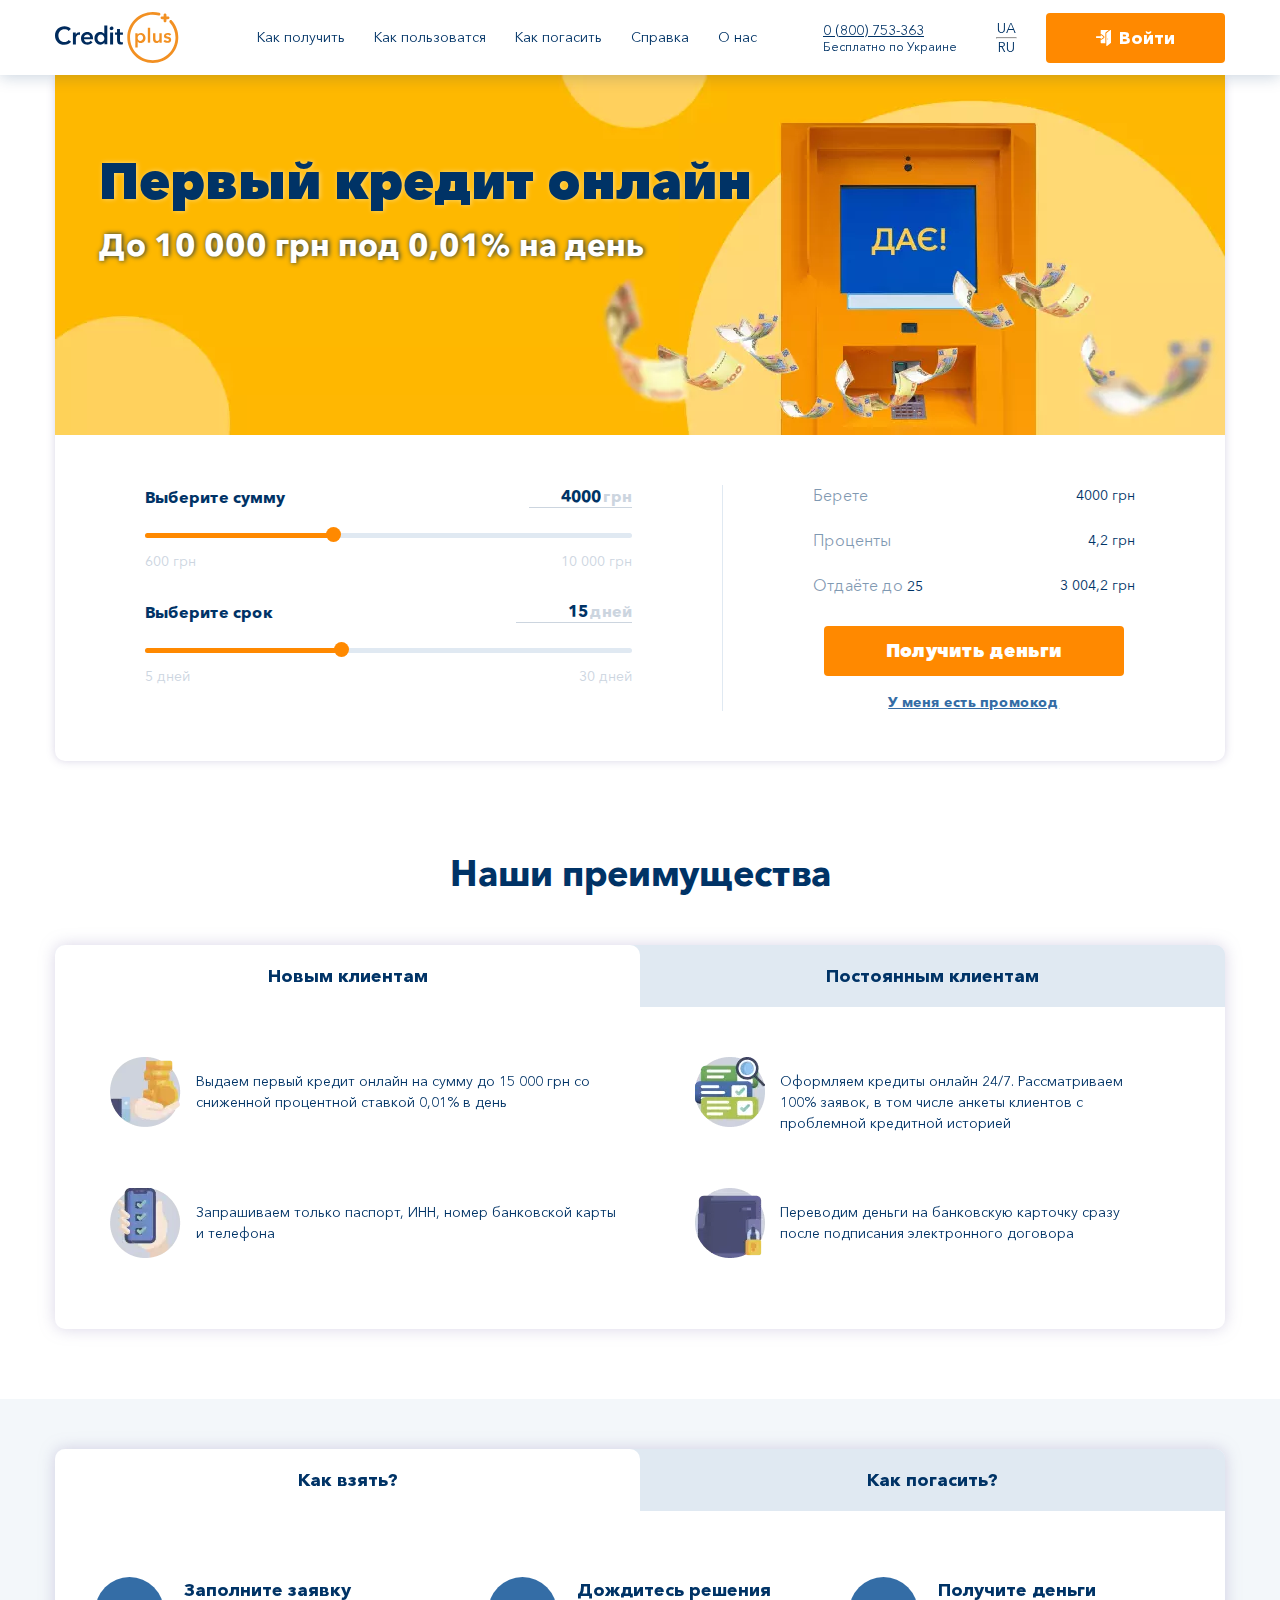
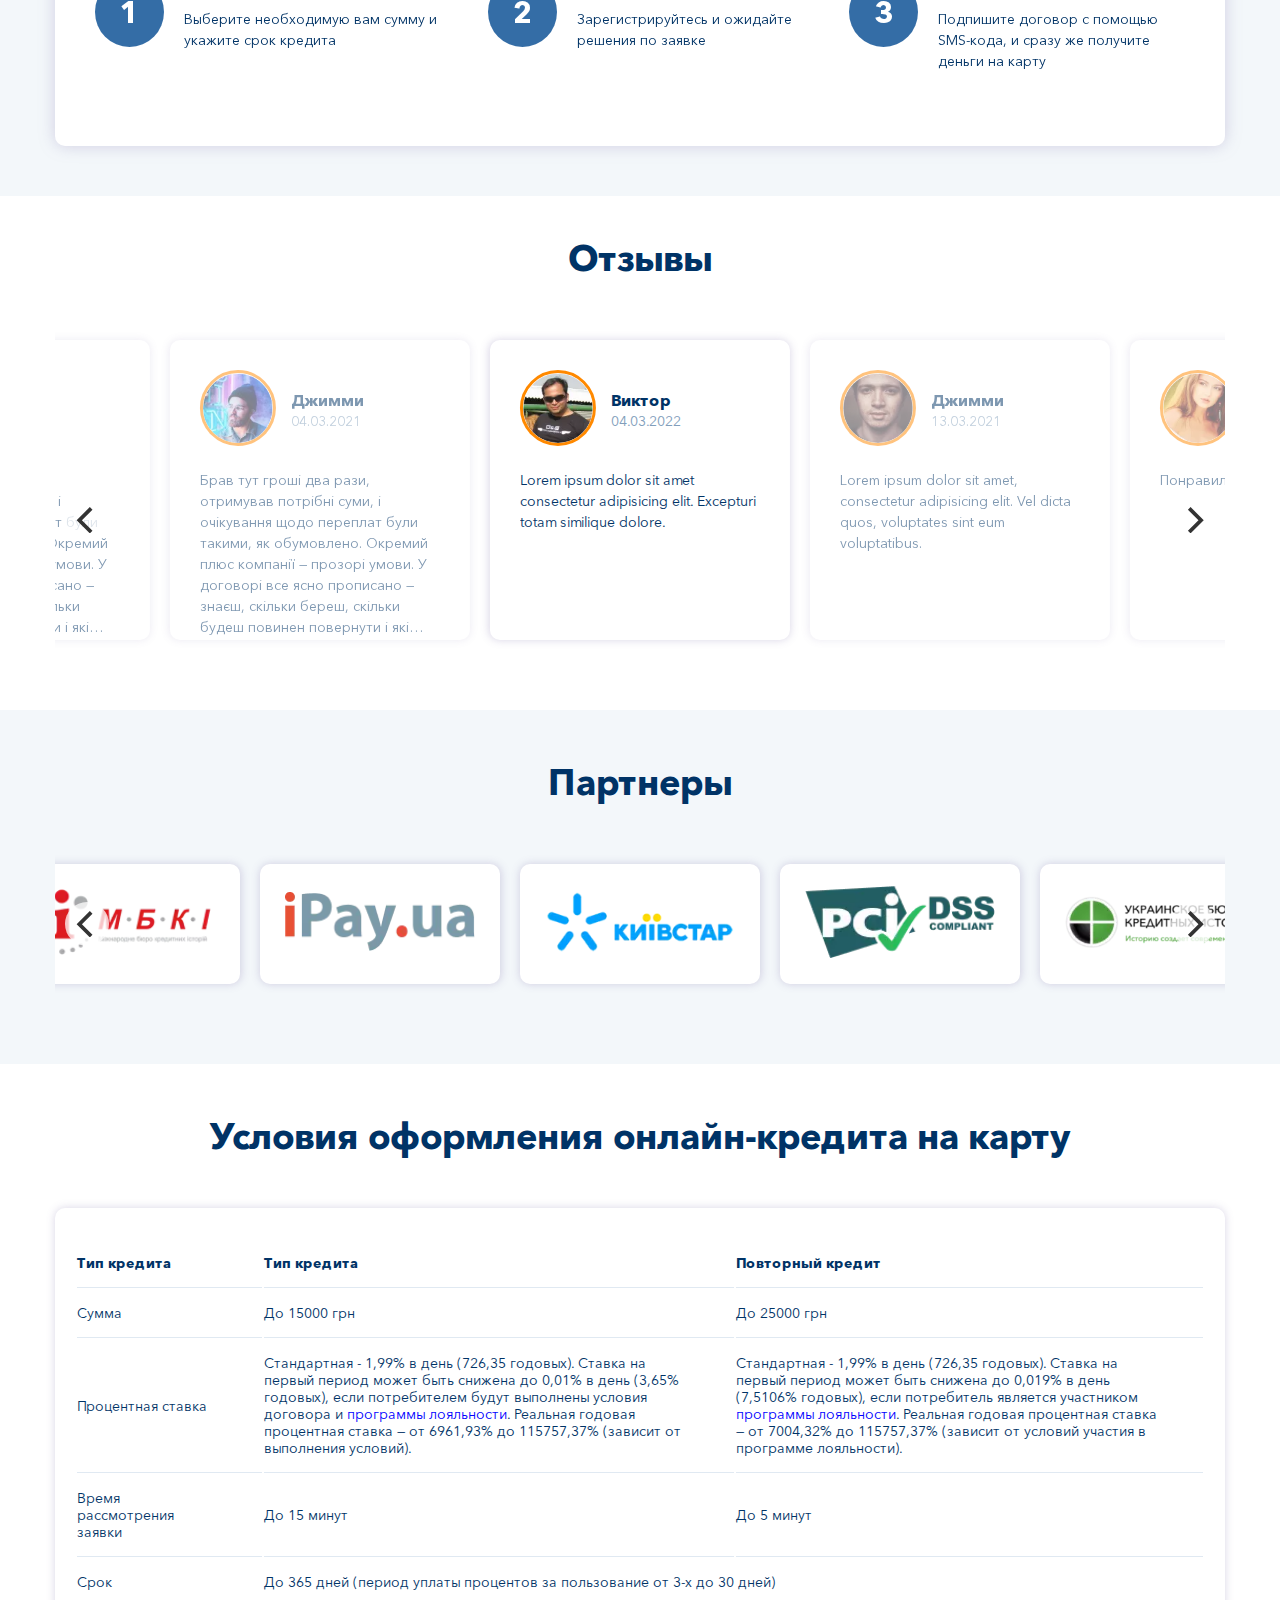
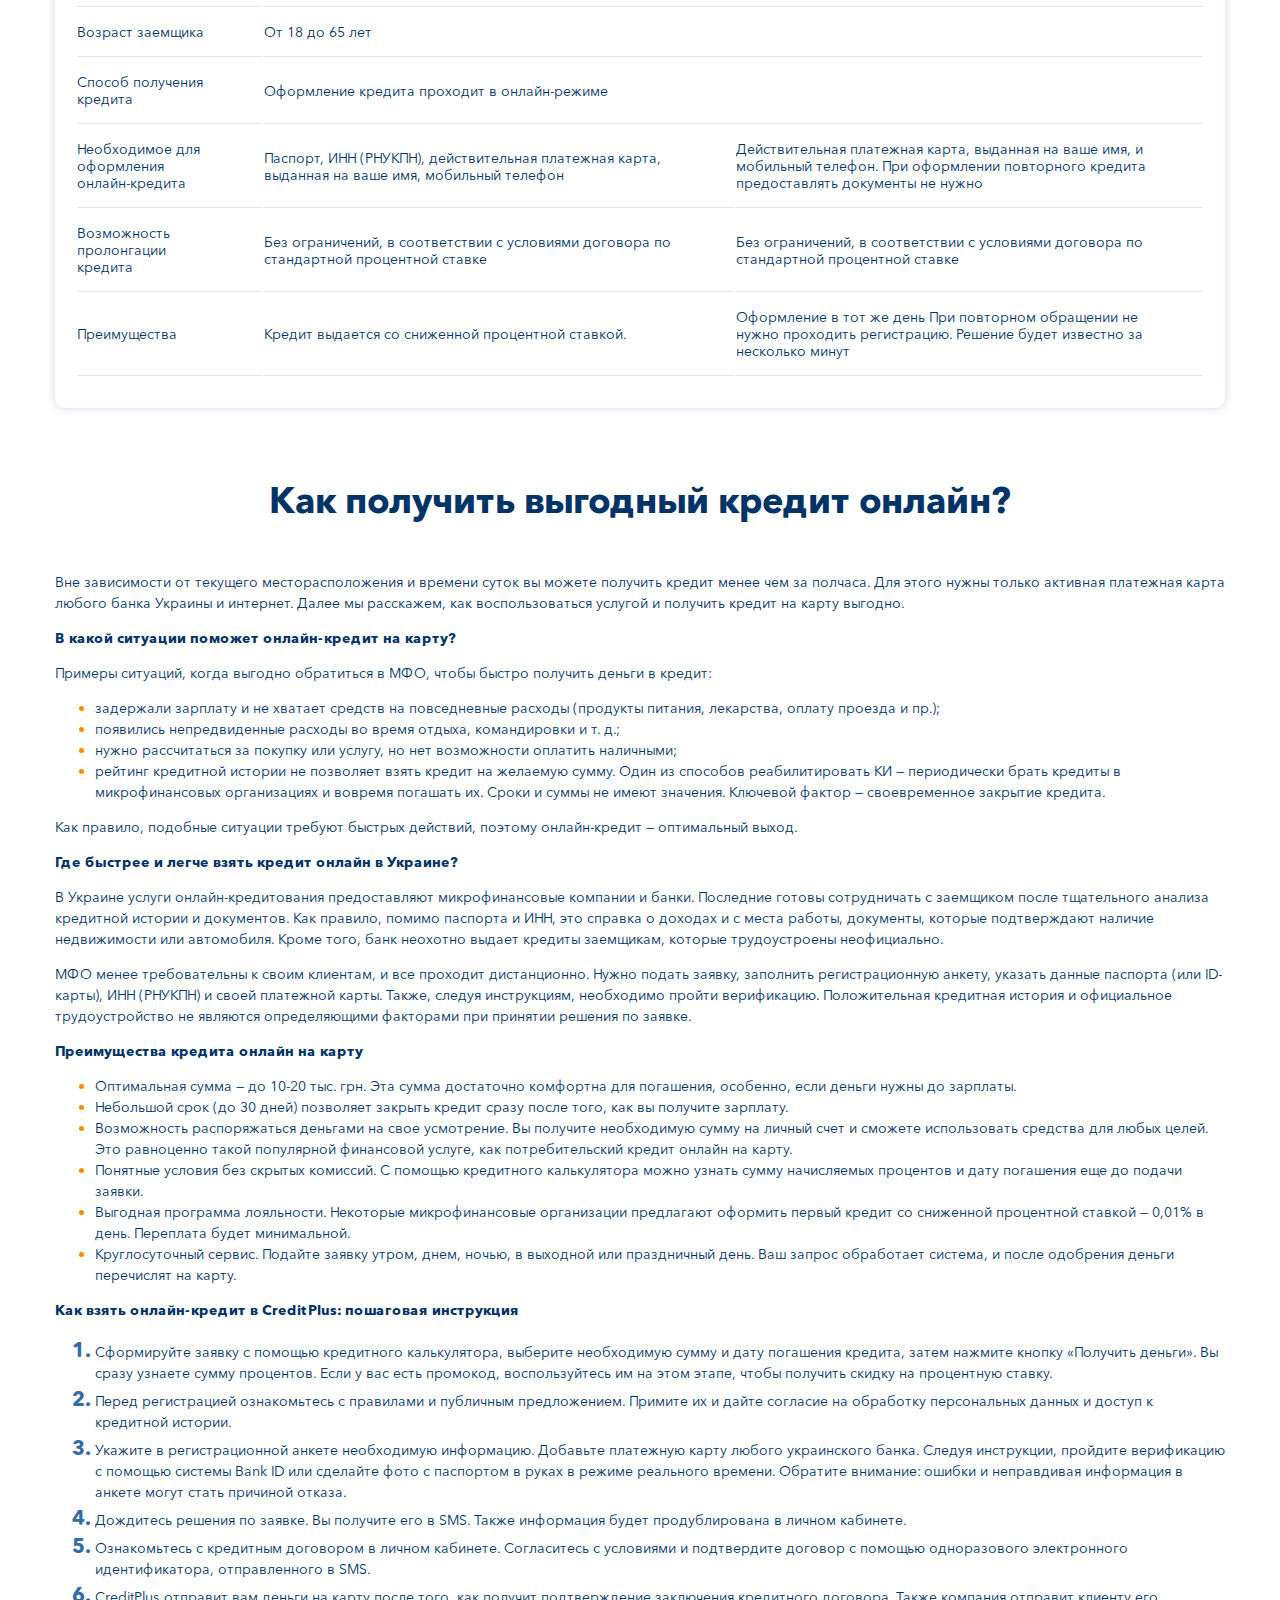
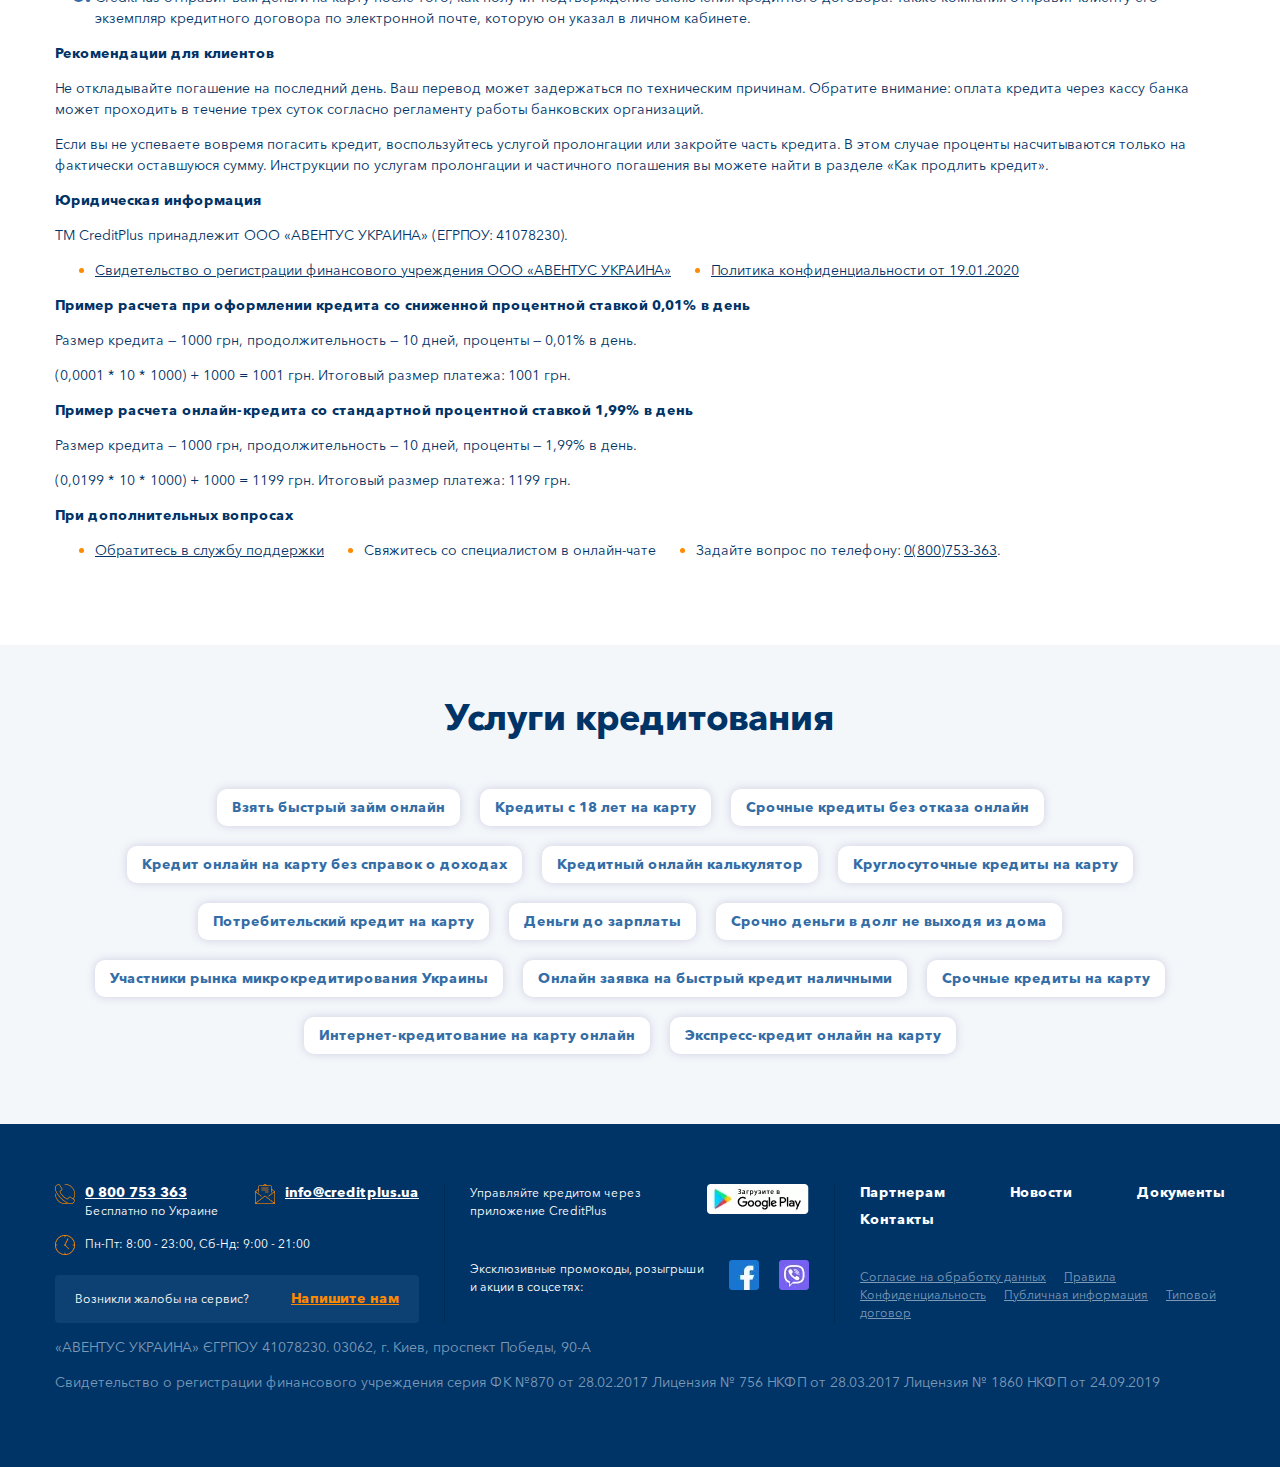
<file: index.html>
<!DOCTYPE html>
<html lang="ru">

<head>
    <meta charset="UTF-8">
    <meta http-equiv="X-UA-Compatible" content="IE=edge">
    <meta name="viewport" content="width=device-width, initial-scale=1.0">
    <title>UA CreditPlus</title>
    <meta name="description" content="Кредиты онлайн">

    <!-- Google / Search Engine Tags -->
    <meta itemprop="name" content="UA CreditPlus">
    <meta itemprop="description" content="Кредиты онлайн">
    <meta itemprop="image" content="http://creditplus.netlify.app/img/meta-logo.webp">

    <!-- Facebook Meta Tags -->
    <meta property="og:url" content="creditplus.netlify.app">
    <meta property="og:type" content="website">
    <meta property="og:title" content="UA CreditPlus">
    <meta property="og:description" content="Кредиты онлайн">
    <meta property="og:image" content="http://creditplus.netlify.app/img/meta-logo.webp">

    <!-- Twitter Meta Tags -->
    <meta name="twitter:card" content="summary_large_image">
    <meta name="twitter:title" content="UA CreditPlus">
    <meta name="twitter:description" content="Кредиты онлайн">
    <meta name="twitter:image" content="http://creditplus.netlify.app/img/meta-logo.webp">

    <link rel="stylesheet" href="./normalize.css">
    <link rel="stylesheet" href="./fonts/stylesheet.css">
    <link rel="stylesheet" href="./style.css">
    <link rel="stylesheet" href="./flickity/flickity.css">
    <!-- <link rel="stylesheet" href="./login.css"> -->
    <!-- <link rel="stylesheet" href="./registration.css"> -->
    <link rel="stylesheet" media="screen and (color)" href="./media-queries.css">
</head>

<body>

    <!-- header -->
    <header w3-include-html="header.html"></header>

    <!-- модальные окна -->
    <!-- прококод только зарегестрированным пользователям -->
    <div id="openModalPromo" class="modal">
        <div class="modal-promo card">
            <div>
                <a href="#close" title="Close" class="modal-promo_close-button">×</a>
            </div>
            <div class="modal-promo_tittle">
                <h3>Промокод</h3>
            </div>
            <div class="modal-promo_text">
                Услуга промокода доступна только для <br>зарегистрированых пользователей
            </div>
            <div class="modal-promo_login">
                <button onclick="document.location='./login.html'" class="modal-promo_login-button">
                    <span>Войти в личный кабинет</span>
                </button>

            </div>
        </div>
    </div>

    <main>

        <!-- calculator -->
        <div class="content">
            <div class="card calculator_div">
                <div class="calculator_tittle">
                    <div>
                        <h1>Первый кредит онлайн</h1>
                    </div>
                    <div>
                        До 10 000 грн под 0,01% на день
                    </div>
                </div>
                <div class="calculator">
                    <div class="calculator_form">
                        <form action="">
                            <div class="calculator_form_first">
                                <div class="calculator_top">
                                    <span class="calculator_top_tittle">Выберите сумму</span>
                                    <div class="calculator_intup_all">
                                        <input class="calculator_intup" id="input_sum" type="number" value="4000"
                                            oninput="culc2()+culc6()" readonly>
                                        <span class="input_value">грн</span>
                                    </div>
                                </div>
                                <div class="calculator_slider">
                                    <div class="caclulator_start_slide" id="caclulator_start_slide"> </div>
                                    <input oninput="culcSum()+culc3()+percCulc()" id="range_sum" type="range" min="0"
                                        max="9400" step="100" value="3600" class="slider">
                                </div>
                                <div class="calculator_value">
                                    <span>600 грн</span>
                                    <span>10 000 грн</span>
                                </div>
                            </div>
                            <div>
                                <div class="calculator_top">
                                    <span class="calculator_top_tittle">Выберите срок</span>
                                    <div class="calculator_intup_all">
                                        <input oninput="culc7()+culc8()" id="input_day" class="calculator_intup"
                                            type="number" value="15" autocomplete="off" min="5" max="30" readonly>
                                        <span class="input_value">дней</span>
                                    </div>
                                </div>
                                <div class="calculator_slider">
                                    <div class="caclulator_day_start_slide" id="caclulator_day_start_slide"> </div>
                                    <input oninput="culc4()+culc5()+percCulc()" type="range" min="0" max="25" value="10"
                                        class="slider" id="range_day">
                                </div>
                                <div class="calculator_value">
                                    <span>5 дней</span>
                                    <span>30 дней</span>
                                </div>
                            </div>
                        </form>
                    </div>
                    <div class="calculator_text">
                        <div class="calculator_text_stroke">
                            <div>
                                Берете
                            </div>
                            <span id="span_sum">
                                4000 грн
                            </span>
                        </div>
                        <div class="calculator_text_stroke">
                            <div>
                                Проценты
                            </div>
                            <span id="span_perc">
                                4,2 грн
                            </span>
                        </div>
                        <div class="calculator_text_stroke">
                            <div>
                                Отдаёте до <span id="last_day">25</span>
                            </div>
                            <span id="dolg">
                                3 004,2 грн
                            </span>
                        </div>
                        <div class="money_button">
                            <a href="" class="receive_money_button">
                                <span>Получить деньги</span>
                            </a>
                        </div>
                        <div class="promo_link">
                            <a href="#openModalPromo">У меня есть промокод</a>
                        </div>
                    </div>
                </div>
            </div>
        </div>

        <!-- advantage -->
        <div class="advantage">
            <div class="content">
                <div class="advantage__tittle tittle">
                    <h2>Наши преимущества</h2>
                </div>
                <div class="tab_box">
                    <div class="tab_box_tabs">
                        <button class="tab_links" onclick="openTab(event, 'NewClient')" id="defaultOpen">Новым
                            клиентам</button>
                        <button class="tab_links" onclick="openTab(event, 'OldClient')">Постоянным клиентам</button>
                    </div>
                    <div class="tab_box_content" id="NewClient">
                        <div class="tab_box_content_grid">
                            <div class="tab_box_content_text">
                                <div>
                                    <img src="./img/Frame1.webp" alt="">
                                </div>
                                <p>
                                    Выдаем первый кредит онлайн на сумму до 15 000 грн со сниженной процентной
                                    ставкой
                                    0,01%
                                    в день
                                </p>
                            </div>
                            <div class="tab_box_content_text">
                                <div>
                                    <img src="./img/Frame2.webp" alt="">
                                </div>
                                <p>
                                    Оформляем кредиты онлайн 24/7. Рассматриваем 100% заявок, в том числе анкеты
                                    клиентов с
                                    проблемной кредитной историей
                                </p>
                            </div>
                            <div class="tab_box_content_text">
                                <div>
                                    <img src="./img/Frame3.webp" alt="">
                                </div>
                                <p>
                                    Запрашиваем только паспорт, ИНН, номер банковской карты и телефона
                                </p>
                            </div>
                            <div class="tab_box_content_text">
                                <div>
                                    <img src="./img/Frame4.webp" alt="">
                                </div>
                                <p>
                                    Переводим деньги на банковскую карточку сразу после подписания электронного
                                    договора
                                </p>
                            </div>
                        </div>
                    </div>
                    <div class="tab_box_content" id="OldClient">
                        <div class="tab_box_content_grid">
                            <div class="tab_box_content_text">
                                <div>
                                    <img src="./img/Frame5.webp" alt="">
                                </div>
                                <p>
                                    Повышаем сумму до 25 000 грн при стандартной процентной ставке 1,99% в день.
                                    Дарим
                                    промокоды и скидки до 99% на будущие
                                    кредиты согласно программе лояльности
                                </p>
                            </div>
                            <div class="tab_box_content_text">
                                <div>
                                    <img src="./img/Frame6.webp" alt="">
                                </div>
                                <p>
                                    Закрепляем за вами личный кабинет — вы сможете просматривать историю кредитов,
                                    быстрее
                                    оформлять их и узнавать о
                                    персональных скидках
                                </p>
                            </div>
                            <div class="tab_box_content_text">
                                <div>
                                    <img src="./img/Frame7.webp" alt="">
                                </div>
                                <p>
                                    Рассматриваем повторные запросы в первую очередь — анкету автоматически
                                    анализирует
                                    система
                                </p>
                            </div>
                            <div class="tab_box_content_text">
                                <div>
                                    <img src="./img/Frame8.webp" alt="">
                                </div>
                                <p>
                                    Сохраняем данные в системе — вам не придется вводить их снова
                                </p>
                            </div>
                        </div>
                    </div>
                </div>
            </div>
        </div>

        <!-- conditions -->
        <div class="conditions">
            <div class="content">
                <div class="tab_box">
                    <div class="tab_box_tabs">
                        <button class="tab_links_cond" onclick="openTabCond(event, 'Take')" id="defaultOpenCond">Как
                            взять?</button>
                        <button class="tab_links_cond" onclick="openTabCond(event, 'GiveAway')">Как
                            погасить?</button>
                    </div>
                    <div class="tab_box_content_condition" id="Take">
                        <ol class="conditions_ol">
                            <li>
                                <div>
                                    <div class="condition_li_tittle">
                                        Заполните заявку
                                    </div>
                                    <div class="condition_li_text">
                                        Выберите необходимую вам сумму и укажите срок кредита
                                    </div>
                                </div>
                            </li>
                            <li>
                                <div>
                                    <div class="condition_li_tittle">
                                        Дождитесь решения
                                    </div>
                                    <div class="condition_li_text">
                                        Зарегистрируйтесь и ожидайте решения по заявке
                                    </div>
                                </div>
                            </li>
                            <li>
                                <div>
                                    <div class="condition_li_tittle">
                                        Получите деньги
                                    </div>
                                    <div class="condition_li_text">
                                        Подпишите договор с помощью SMS-кода, и сразу же получите деньги на карту
                                    </div>
                                </div>
                            </li>
                        </ol>
                    </div>
                    <div class="tab_box_content_condition" id="GiveAway">
                        <ol class="conditions_ol">
                            <li>
                                <div>
                                    <div class="condition_li_tittle">
                                        В личном кабинете
                                    </div>
                                    <div class="condition_li_text">
                                        Погасите кредит онлайн через интернет любой платежной картой в личном
                                        кабинете
                                    </div>
                                </div>
                            </li>
                            <li>
                                <div>
                                    <div class="condition_li_tittle">
                                        В «Приват24»
                                    </div>
                                    <div class="condition_li_text">
                                        Закройте кредит в режиме онлайн в приложении или интернет-банкинге
                                        «Приват24»
                                    </div>
                                </div>
                            </li>
                            <li>
                                <div>
                                    <div class="condition_li_tittle">
                                        В терминале
                                    </div>
                                    <div class="condition_li_text">
                                        Внесите оплату в терминале «ПриватБанка», IBox, EasyPay, City24 или Sistema
                                    </div>
                                </div>
                            </li>
                        </ol>
                    </div>
                </div>
            </div>
        </div>

        <!-- карусель отзывы -->
        <div class="content">
            <div class="tittle">
                <h2>Отзывы</h2>
            </div>
            <div class="gallery js-flickity" data-flickity-options='{ "autoPlay": true, "wrapAround": true }'>
                <div class="gallery-cell card">
                    <div class="carousel_card">
                        <div class="comment_tittle">
                            <div class="photo_commentator">
                                <img src="./img/Avatar2.webp" alt="">
                            </div>
                            <div class="commentator_tittle">
                                <div class="commentator_name">
                                    Виктор
                                </div>
                                <div class="commentator_date">
                                    04.03.2022
                                </div>
                            </div>
                        </div>
                        <div class="comment_text">
                            Lorem ipsum dolor sit amet consectetur adipisicing elit. Excepturi totam
                            similique
                            dolore.
                        </div>
                    </div>
                </div>
                <div class="gallery-cell card">
                    <div class="carousel_card">
                        <div class="comment_tittle">
                            <div class="photo_commentator">
                                <img src="./img/Avatar5.webp" alt="">
                            </div>
                            <div class="commentator_tittle">
                                <div class="commentator_name">
                                    Джимми
                                </div>
                                <div class="commentator_date">
                                    13.03.2021
                                </div>
                            </div>
                        </div>
                        <div class="comment_text">
                            Lorem ipsum dolor sit amet, consectetur adipisicing elit. Vel dicta quos,
                            voluptates
                            sint
                            eum voluptatibus.
                        </div>
                    </div>
                </div>
                <div class="gallery-cell card">
                    <div class="carousel_card">
                        <div class="comment_tittle">
                            <div class="photo_commentator">
                                <img src="./img/Avatar4.webp" alt="">
                            </div>
                            <div class="commentator_tittle">
                                <div class="commentator_name">
                                    Вика
                                </div>
                                <div class="commentator_date">
                                    04.08.2021
                                </div>
                            </div>
                        </div>
                        <div class="comment_text">
                            Понравилось
                        </div>
                    </div>
                </div>
                <div class="gallery-cell card">
                    <div class="carousel_card">
                        <div class="comment_tittle">
                            <div class="photo_commentator">
                                <img src="./img/Avatar3.webp" alt="">
                            </div>
                            <div class="commentator_tittle">
                                <div class="commentator_name">
                                    Валерий
                                </div>
                                <div class="commentator_date">
                                    02.05.1998
                                </div>
                            </div>
                        </div>
                        <div class="comment_text">
                            Супер все!
                        </div>
                    </div>
                </div>
                <div class="gallery-cell card">
                    <div class="carousel_card">
                        <div class="comment_tittle">
                            <div class="photo_commentator">
                                <img src="./img/Avatar1.webp" alt="">
                            </div>
                            <div class="commentator_tittle">
                                <div class="commentator_name">
                                    Джимми
                                </div>
                                <div class="commentator_date">
                                    04.03.2021
                                </div>
                            </div>
                        </div>
                        <div class="comment_text">
                            Брав тут гроші два рази, отримував потрібні суми, і очікування щодо переплат
                            були
                            такими, як
                            обумовлено. Окремий плюс
                            компанії — прозорі умови. У договорі все ясно прописано — знаєш, скільки
                            береш,
                            скільки
                            будеш повинен повернути і які
                            відсотки. Проблем при отриманні грошей і погашенні жодного разу не виникло.
                        </div>
                    </div>
                </div>
                <div class="gallery-cell card">
                    <div class="carousel_card">
                        <div class="comment_tittle">
                            <div class="photo_commentator">
                                <img src="./img/Avatar1.webp" alt="">
                            </div>
                            <div class="commentator_tittle">
                                <div class="commentator_name">
                                    Джимми
                                </div>
                                <div class="commentator_date">
                                    04.03.2021
                                </div>
                            </div>
                        </div>
                        <div class="comment_text">
                            Брав тут гроші два рази, отримував потрібні суми, і очікування щодо переплат
                            були
                            такими, як
                            обумовлено. Окремий плюс
                            компанії — прозорі умови. У договорі все ясно прописано — знаєш, скільки
                            береш,
                            скільки
                            будеш повинен повернути і які
                            відсотки. Проблем при отриманні грошей і погашенні жодного разу не виникло.
                        </div>
                    </div>
                </div>
                <div class="gallery-cell card">
                    <div class="carousel_card">
                        <div class="comment_tittle">
                            <div class="photo_commentator">
                                <img src="./img/Avatar1.webp" alt="">
                            </div>
                            <div class="commentator_tittle">
                                <div class="commentator_name">
                                    Джимми
                                </div>
                                <div class="commentator_date">
                                    04.03.2021
                                </div>
                            </div>
                        </div>
                        <div class="comment_text">
                            Брав тут гроші два рази, отримував потрібні суми, і очікування щодо переплат
                            були
                            такими, як
                            обумовлено. Окремий плюс
                            компанії — прозорі умови. У договорі все ясно прописано — знаєш, скільки
                            береш,
                            скільки
                            будеш повинен повернути і які
                            відсотки. Проблем при отриманні грошей і погашенні жодного разу не виникло.
                        </div>
                    </div>
                </div>
            </div>
        </div>

        <!-- партнеры -->
        <div class="partners">
            <div class="content">
                <div class="partners__tittle tittle">
                    <h2>Партнеры</h2>
                </div>
                <div class="gallery-partners js-flickity"
                    data-flickity-options='{ "autoPlay": true, "wrapAround": true }'>

                    <div class="gallery-cell-partners card">
                        <a href=""><img src="./img/partners/01.webp" alt="Київстар"></a>
                    </div>

                    <div class="gallery-cell-partners card">
                        <a href=""><img src="./img/partners/02.webp" alt="PCI DSS"></a>
                    </div>

                    <div class="gallery-cell-partners card">
                        <a href=""><img src="./img/partners/03.webp" alt="Укракинское бюро кредитных историй"></a>
                    </div>

                    <div class="gallery-cell-partners card">
                        <a href=""><img src="./img/partners/04.webp" alt="EasyPay"></a>
                    </div>

                    <div class="gallery-cell-partners card">
                        <a href=""><img src="./img/partners/05.webp" alt="VISA"></a>
                    </div>

                    <div class="gallery-cell-partners card">
                        <a href=""><img src="./img/partners/06.webp" alt="BankID"></a>
                    </div>

                    <div class="gallery-cell-partners card">
                        <a href=""><img src="./img/partners/07.webp" alt="Comodo"></a>
                    </div>

                    <div class="gallery-cell-partners card">
                        <a href=""><img src="./img/partners/08.webp" alt="Національний банк України"></a>
                    </div>

                    <div class="gallery-cell-partners card">
                        <a href=""><img src="./img/partners/09.webp" alt="IBox"></a>
                    </div>

                    <div class="gallery-cell-partners card">
                        <a href=""><img src="./img/partners/10.webp" alt="МБКІ"></a>
                    </div>

                    <div class="gallery-cell-partners card">
                        <a href=""><img src="./img/partners/11.webp" alt="iPay.ua"></a>
                    </div>
                </div>

            </div>
        </div>

        <!-- условия оформления -->
        <div class="registration">
            <div class="content">
                <div class="registration_tittle tittle">
                    <h2>Условия оформления онлайн-кредита на карту</h2>
                </div>
                <div class="registration__table card">
                    <table>
                        <tr>
                            <th>Тип кредита</th>
                            <th>Тип кредита</th>
                            <th>Повторный кредит</th>
                        </tr>
                        <tr>
                            <td>Сумма</td>
                            <td>До 15000 грн</td>
                            <td>До 25000 грн</td>
                        </tr>
                        <tr>
                            <td>Процентная ставка</td>
                            <td>Стандартная - 1,99% в день (726,35 годовых). Ставка на первый период может быть
                                снижена
                                до
                                0,01% в день (3,65% годовых),
                                если потребителем будут выполнены условия договора и <a href="">программы
                                    лояльности</a>.
                                Реальная годовая
                                процентная ставка — от
                                6961,93% до 115757,37% (зависит от выполнения условий).</td>
                            <td>Стандартная - 1,99% в день (726,35 годовых). Ставка на первый период может быть
                                снижена
                                до
                                0,019% в день (7,5106%
                                годовых), если потребитель является участником <a href="">программы лояльности</a>.
                                Реальная
                                годовая
                                процентная ставка — от 7004,32% до
                                115757,37% (зависит от условий участия в программе лояльности).</td>
                        </tr>
                        <tr>
                            <td>Время рассмотрения заявки</td>
                            <td>До 15 минут</td>
                            <td>До 5 минут</td>
                        </tr>
                        <tr>
                            <td>Срок</td>
                            <td colspan="2">До 365 дней (период уплаты процентов за пользование от 3-х до 30 дней)
                            </td>
                        </tr>
                        <tr>
                            <td>Возраст заемщика</td>
                            <td colspan="2">От 18 до 65 лет</td>
                        </tr>
                        <tr>
                            <td>Способ получения кредита</td>
                            <td colspan="2">Оформление кредита проходит в онлайн-режиме</td>
                        </tr>
                        <tr>
                            <td>Необходимое для оформления онлайн-кредита</td>
                            <td>Паспорт, ИНН (РНУКПН), действительная платежная
                                карта, выданная на ваше имя,
                                мобильный телефон</td>
                            <td>Действительная платежная карта, выданная на ваше имя, и мобильный телефон.
                                При оформлении повторного
                                кредита предоставлять документы не нужно</td>
                        </tr>
                        <tr>
                            <td>Возможность пролонгации кредита</td>
                            <td>Без ограничений, в соответствии с условиями договора по стандартной процентной
                                ставке
                            </td>
                            <td>Без ограничений, в соответствии с условиями договора по стандартной процентной
                                ставке
                            </td>
                        </tr>
                        <tr>
                            <td>Преимущества</td>
                            <td>Кредит выдается со сниженной процентной ставкой.</td>
                            <td>Оформление в тот же день При повторном обращении не нужно
                                проходить регистрацию. Решение будет известно за несколько минут</td>
                        </tr>
                    </table>
                </div>
            </div>
        </div>

        <!-- как получить -->
        <div class="how_registration">
            <div class="content">
                <div class="tittle">
                    <h2>Как получить выгодный кредит онлайн?</h2>
                </div>
                <div>
                    <p>
                        Вне зависимости от текущего месторасположения и времени суток вы можете получить кредит
                        менее
                        чем за
                        полчаса. Для этого
                        нужны только активная платежная карта любого банка Украины и интернет. Далее мы расскажем,
                        как
                        воспользоваться услугой и
                        получить кредит на карту выгодно.
                    </p>
                    <div class="desktop__how-registration">
                        <h3>В какой ситуации поможет онлайн-кредит на карту?</h3>
                        <p>Примеры ситуаций, когда выгодно обратиться в МФО, чтобы быстро получить деньги в кредит:
                        </p>
                        <ul>
                            <li>задержали зарплату и не хватает средств на повседневные расходы (продукты питания,
                                лекарства,
                                оплату
                                проезда и пр.);</li>
                            <li>появились непредвиденные расходы во время отдыха, командировки и т. д.;</li>
                            <li>нужно рассчитаться за покупку или услугу, но нет возможности оплатить наличными;
                            </li>
                            <li>рейтинг кредитной истории не позволяет взять кредит на желаемую сумму. Один из
                                способов
                                реабилитировать
                                КИ —
                                периодически брать кредиты в микрофинансовых организациях и вовремя погашать их.
                                Сроки и
                                суммы не
                                имеют
                                значения.
                                Ключевой фактор — своевременное закрытие кредита.</li>
                        </ul>
                        <p>Как правило, подобные ситуации требуют быстрых действий, поэтому онлайн-кредит —
                            оптимальный
                            выход.
                        </p>
                        <h3>Где быстрее и легче взять кредит онлайн в Украине?</h3>
                        <p>
                            В Украине услуги онлайн-кредитования предоставляют микрофинансовые компании и банки.
                            Последние
                            готовы
                            сотрудничать с
                            заемщиком после тщательного анализа кредитной истории и документов. Как правило, помимо
                            паспорта
                            и
                            ИНН,
                            это справка о
                            доходах и с места работы, документы, которые подтверждают наличие недвижимости или
                            автомобиля.
                            Кроме
                            того, банк неохотно
                            выдает кредиты заемщикам, которые трудоустроены неофициально.
                        </p>
                        <p>
                            МФО менее требовательны к своим клиентам, и все проходит дистанционно. Нужно подать
                            заявку,
                            заполнить
                            регистрационную
                            анкету, указать данные паспорта (или ID-карты), ИНН (РНУКПН) и своей платежной карты.
                            Также,
                            следуя
                            инструкциям,
                            необходимо пройти верификацию. Положительная кредитная история и официальное
                            трудоустройство
                            не
                            являются
                            определяющими
                            факторами при принятии решения по заявке.
                        </p>
                        <h3>Преимущества кредита онлайн на карту</h3>
                        <ul>
                            <li>Оптимальная сумма — до 10-20 тыс. грн. Эта сумма достаточно комфортна для погашения,
                                особенно,
                                если
                                деньги нужны до
                                зарплаты.</li>
                            <li>Небольшой срок (до 30 дней) позволяет закрыть кредит сразу после того, как вы
                                получите
                                зарплату.
                            </li>
                            <li> Возможность распоряжаться деньгами на свое усмотрение. Вы получите необходимую
                                сумму на
                                личный
                                счет
                                и
                                сможете
                                использовать средства для любых целей. Это равноценно такой популярной финансовой
                                услуге,
                                как
                                потребительский кредит
                                онлайн на карту.</li>
                            <li> Понятные условия без скрытых комиссий. С помощью кредитного калькулятора можно
                                узнать
                                сумму
                                начисляемых
                                процентов и дату
                                погашения еще до подачи заявки.</li>
                            <li> Выгодная программа лояльности. Некоторые микрофинансовые организации предлагают
                                оформить
                                первый
                                кредит
                                со сниженной
                                процентной ставкой — 0,01% в день. Переплата будет минимальной.</li>
                            <li>Круглосуточный сервис. Подайте заявку утром, днем, ночью, в выходной или праздничный
                                день.
                                Ваш
                                запрос
                                обработает
                                система, и после одобрения деньги перечислят на карту.</li>
                        </ul>
                        <h3>Как взять онлайн-кредит в CreditPlus: пошаговая инструкция</h3>
                        <ol>
                            <li>Сформируйте заявку с помощью кредитного калькулятора, выберите необходимую сумму и
                                дату
                                погашения
                                кредита, затем нажмите
                                кнопку «Получить деньги». Вы сразу узнаете сумму процентов. Если у вас есть
                                промокод,
                                воспользуйтесь
                                им
                                на этом этапе,
                                чтобы получить скидку на процентную ставку.</li>
                            <li>Перед регистрацией ознакомьтесь с правилами и публичным предложением. Примите их и
                                дайте
                                согласие на
                                обработку
                                персональных данных и доступ к кредитной истории.</li>
                            <li>Укажите в регистрационной анкете необходимую информацию. Добавьте платежную карту
                                любого
                                украинского
                                банка. Следуя
                                инструкции, пройдите верификацию с помощью системы Bank ID или сделайте фото с
                                паспортом
                                в
                                руках
                                в
                                режиме реального
                                времени. Обратите внимание: ошибки и неправдивая информация в анкете могут стать
                                причиной
                                отказа.</li>
                            <li>Дождитесь решения по заявке. Вы получите его в SMS. Также информация будет
                                продублирована в
                                личном
                                кабинете.</li>
                            <li>Ознакомьтесь с кредитным договором в личном кабинете. Согласитесь с условиями и
                                подтвердите
                                договор
                                с
                                помощью
                                одноразового электронного идентификатора, отправленного в SMS.</li>
                            <li>CreditPlus отправит вам деньги на карту после того, как получит подтверждение
                                заключения
                                кредитного
                                договора. Также
                                компания отправит клиенту его экземпляр кредитного договора по электронной почте,
                                которую он
                                указал
                                в
                                личном кабинете.</li>
                        </ol>
                        <h3>Рекомендации для клиентов</h3>
                        <p>
                            Не откладывайте погашение на последний день. Ваш перевод может задержаться по
                            техническим
                            причинам.
                            Обратите внимание:
                            оплата кредита через кассу банка может проходить в течение трех суток согласно
                            регламенту
                            работы
                            банковских организаций.
                        </p>
                        <p>
                            Если вы не успеваете вовремя погасить кредит, воспользуйтесь услугой пролонгации или
                            закройте
                            часть
                            кредита. В этом
                            случае проценты насчитываются только на фактически оставшуюся сумму. Инструкции по
                            услугам
                            пролонгации и
                            частичного
                            погашения вы можете найти в разделе «Как продлить кредит».
                        </p>
                        <h3>Юридическая информация</h3>
                        <p>ТМ CreditPlus принадлежит ООО «АВЕНТУС УКРАИНА» (ЕГРПОУ: 41078230).</p>
                        <ul class="inline_list">
                            <li><a href="">Свидетельство о регистрации финансового учреждения ООО «АВЕНТУС
                                    УКРАИНА»</a>
                            </li>
                            <li><a href="">Политика конфиденциальности от 19.01.2020</a></li>
                        </ul>
                        <h3>Пример расчета при оформлении кредита со сниженной процентной ставкой 0,01% в день</h3>
                        <p>Размер кредита — 1000 грн, продолжительность — 10 дней, проценты — 0,01% в день.</p>
                        <p>(0,0001 * 10 * 1000) + 1000 = 1001 грн. Итоговый размер платежа: 1001 грн.</p>
                        <h3>Пример расчета онлайн-кредита со стандартной процентной ставкой 1,99% в день</h3>
                        <p>Размер кредита — 1000 грн, продолжительность — 10 дней, проценты — 1,99% в день.</p>
                        <p>(0,0199 * 10 * 1000) + 1000 = 1199 грн. Итоговый размер платежа: 1199 грн.</p>
                        <h3>При дополнительных вопросах</h3>
                        <ul class="inline_list">
                            <li><a href="">Обратитесь в службу поддержки</a></li>
                            <li>Свяжитесь со специалистом в онлайн-чате</li>
                            <li>Задайте вопрос по телефону: <a href="">0(800)753-363</a>.</li>
                        </ul>
                    </div>
                    <div class="mobile__how-registration">
                        <details>
                            <summary>
                                В какой ситуации поможет онлайн-кредит на карту?
                            </summary>
                            <p>Примеры ситуаций, когда выгодно обратиться в МФО, чтобы быстро получить деньги в
                                кредит:
                            </p>
                            <ul>
                                <li>задержали зарплату и не хватает средств на повседневные расходы (продукты
                                    питания,
                                    лекарства,
                                    оплату
                                    проезда и пр.);</li>
                                <li>появились непредвиденные расходы во время отдыха, командировки и т. д.;</li>
                                <li>нужно рассчитаться за покупку или услугу, но нет возможности оплатить наличными;
                                </li>
                                <li>рейтинг кредитной истории не позволяет взять кредит на желаемую сумму. Один из
                                    способов
                                    реабилитировать
                                    КИ —
                                    периодически брать кредиты в микрофинансовых организациях и вовремя погашать их.
                                    Сроки и
                                    суммы не
                                    имеют
                                    значения.
                                    Ключевой фактор — своевременное закрытие кредита.</li>
                            </ul>
                            <p>Как правило, подобные ситуации требуют быстрых действий, поэтому онлайн-кредит —
                                оптимальный
                                выход.
                            </p>
                        </details>
                        <details>
                            <summary>
                                Где быстрее и легче взять кредит онлайн в Украине?
                            </summary>
                            <p>
                                В Украине услуги онлайн-кредитования предоставляют микрофинансовые компании и банки.
                                Последние
                                готовы
                                сотрудничать с
                                заемщиком после тщательного анализа кредитной истории и документов. Как правило,
                                помимо
                                паспорта
                                и
                                ИНН,
                                это справка о
                                доходах и с места работы, документы, которые подтверждают наличие недвижимости или
                                автомобиля.
                                Кроме
                                того, банк неохотно
                                выдает кредиты заемщикам, которые трудоустроены неофициально.
                            </p>
                            <p>
                                МФО менее требовательны к своим клиентам, и все проходит дистанционно. Нужно подать
                                заявку,
                                заполнить
                                регистрационную
                                анкету, указать данные паспорта (или ID-карты), ИНН (РНУКПН) и своей платежной
                                карты.
                                Также,
                                следуя
                                инструкциям,
                                необходимо пройти верификацию. Положительная кредитная история и официальное
                                трудоустройство
                                не
                                являются
                                определяющими
                                факторами при принятии решения по заявке.
                            </p>
                        </details>
                        <details>
                            <summary>
                                Преимущества кредита онлайн на карту
                            </summary>
                            <ul>
                                <li>Оптимальная сумма — до 10-20 тыс. грн. Эта сумма достаточно комфортна для
                                    погашения,
                                    особенно,
                                    если
                                    деньги нужны до
                                    зарплаты.</li>
                                <li>Небольшой срок (до 30 дней) позволяет закрыть кредит сразу после того, как вы
                                    получите
                                    зарплату.
                                </li>
                                <li> Возможность распоряжаться деньгами на свое усмотрение. Вы получите необходимую
                                    сумму на
                                    личный
                                    счет
                                    и
                                    сможете
                                    использовать средства для любых целей. Это равноценно такой популярной
                                    финансовой
                                    услуге,
                                    как
                                    потребительский кредит
                                    онлайн на карту.</li>
                                <li> Понятные условия без скрытых комиссий. С помощью кредитного калькулятора можно
                                    узнать
                                    сумму
                                    начисляемых
                                    процентов и дату
                                    погашения еще до подачи заявки.</li>
                                <li> Выгодная программа лояльности. Некоторые микрофинансовые организации предлагают
                                    оформить
                                    первый
                                    кредит
                                    со сниженной
                                    процентной ставкой — 0,01% в день. Переплата будет минимальной.</li>
                                <li>Круглосуточный сервис. Подайте заявку утром, днем, ночью, в выходной или
                                    праздничный
                                    день.
                                    Ваш
                                    запрос
                                    обработает
                                    система, и после одобрения деньги перечислят на карту.</li>
                            </ul>
                        </details>
                        <details>
                            <summary>
                                Как взять онлайн-кредит в CreditPlus: пошаговая инструкция
                            </summary>
                            <ol>
                                <li>Сформируйте заявку с помощью кредитного калькулятора, выберите необходимую сумму
                                    и
                                    дату
                                    погашения
                                    кредита, затем нажмите
                                    кнопку «Получить деньги». Вы сразу узнаете сумму процентов. Если у вас есть
                                    промокод,
                                    воспользуйтесь
                                    им
                                    на этом этапе,
                                    чтобы получить скидку на процентную ставку.</li>
                                <li>Перед регистрацией ознакомьтесь с правилами и публичным предложением. Примите их
                                    и
                                    дайте
                                    согласие на
                                    обработку
                                    персональных данных и доступ к кредитной истории.</li>
                                <li>Укажите в регистрационной анкете необходимую информацию. Добавьте платежную
                                    карту
                                    любого
                                    украинского
                                    банка. Следуя
                                    инструкции, пройдите верификацию с помощью системы Bank ID или сделайте фото с
                                    паспортом
                                    в
                                    руках
                                    в
                                    режиме реального
                                    времени. Обратите внимание: ошибки и неправдивая информация в анкете могут стать
                                    причиной
                                    отказа.</li>
                                <li>Дождитесь решения по заявке. Вы получите его в SMS. Также информация будет
                                    продублирована в
                                    личном
                                    кабинете.</li>
                                <li>Ознакомьтесь с кредитным договором в личном кабинете. Согласитесь с условиями и
                                    подтвердите
                                    договор
                                    с
                                    помощью
                                    одноразового электронного идентификатора, отправленного в SMS.</li>
                                <li>CreditPlus отправит вам деньги на карту после того, как получит подтверждение
                                    заключения
                                    кредитного
                                    договора. Также
                                    компания отправит клиенту его экземпляр кредитного договора по электронной
                                    почте,
                                    которую он
                                    указал
                                    в
                                    личном кабинете.</li>
                            </ol>
                        </details>
                        <details>
                            <summary>
                                Рекомендации для клиентов
                            </summary>
                            <p>
                                Не откладывайте погашение на последний день. Ваш перевод может задержаться по
                                техническим
                                причинам.
                                Обратите внимание:
                                оплата кредита через кассу банка может проходить в течение трех суток согласно
                                регламенту
                                работы
                                банковских организаций.
                            </p>
                            <p>
                                Если вы не успеваете вовремя погасить кредит, воспользуйтесь услугой пролонгации или
                                закройте
                                часть
                                кредита. В этом
                                случае проценты насчитываются только на фактически оставшуюся сумму. Инструкции по
                                услугам
                                пролонгации и
                                частичного
                                погашения вы можете найти в разделе «Как продлить кредит».
                            </p>
                        </details>
                        <details>
                            <summary>
                                Юридическая информация
                            </summary>
                            <p>ТМ CreditPlus принадлежит ООО «АВЕНТУС УКРАИНА» (ЕГРПОУ: 41078230).</p>
                            <ul class="inline_list">
                                <li><a href="">Свидетельство о регистрации финансового учреждения ООО «АВЕНТУС
                                        УКРАИНА»</a>
                                </li>
                                <li><a href="">Политика конфиденциальности от 19.01.2020</a></li>
                            </ul>
                        </details>
                        <details>
                            <summary>
                                Пример расчета при оформлении кредита со сниженной процентной ставкой 0,01% в
                                день

                            </summary>
                            <p>Размер кредита — 1000 грн, продолжительность — 10 дней, проценты — 0,01% в день.</p>
                            <p>(0,0001 * 10 * 1000) + 1000 = 1001 грн. Итоговый размер платежа: 1001 грн.</p>
                        </details>
                        <details>
                            <summary>
                                Пример расчета онлайн-кредита со стандартной процентной ставкой 1,99% в день

                            </summary>
                            <p>Размер кредита — 1000 грн, продолжительность — 10 дней, проценты — 1,99% в день.</p>
                            <p>(0,0199 * 10 * 1000) + 1000 = 1199 грн. Итоговый размер платежа: 1199 грн.</p>
                        </details>
                        <details>
                            <summary>
                                При дополнительных вопросах
                            </summary>
                            <ul class="inline_list">
                                <li><a href="">Обратитесь в службу поддержки</a></li>
                                <li>Свяжитесь со специалистом в онлайн-чате</li>
                                <li>Задайте вопрос по телефону: <a href="">0(800)753-363</a>.</li>
                            </ul>
                        </details>
                    </div>
                </div>
            </div>
        </div>

        <!-- услуги кредитования -->
        <div class="services">
            <div class="content">
                <div class="tittle">
                    <h2>
                        Услуги кредитования
                    </h2>
                </div>
                <div class="services__links">
                    <a class="card services__card" href="">Взять быстрый займ онлайн</a>
                    <a class="card services__card" href="">Кредиты с 18 лет на карту</a>
                    <a class="card services__card" href="">Срочные кредиты без отказа онлайн</a>
                    <a class="card services__card" href="">Кредит онлайн на карту без справок о доходах</a>
                    <a class="card services__card" href="">Кредитный онлайн калькулятор</a>
                    <a class="card services__card" href="">Круглосуточные кредиты на карту</a>
                    <a class="card services__card" href="">Потребительский кредит на карту</a>
                    <a class="card services__card" href="">Деньги до зарплаты</a>
                    <a class="card services__card" href="">Срочно деньги в долг не выходя из дома</a>
                    <a class="card services__card" href="">Участники рынка микрокредитирования Украины</a>
                    <a class="card services__card" href="">Онлайн заявка на быстрый кредит наличными</a>
                    <a class="card services__card" href="">Срочные кредиты на карту</a>
                    <a class="card services__card" href="">Интернет-кредитование на карту онлайн</a>
                    <a class="card services__card" href="">Экспресс-кредит онлайн на карту</a>
                </div>
            </div>
        </div>
    </main>

    <!-- футер -->
    <footer w3-include-html="footer.html"></footer>
    <script>
        function includeHTML() {
            var z, i, elmnt, file, xhttp;
            /* Loop through a collection of all HTML elements: */
            z = document.getElementsByTagName("*");
            for (i = 0; i < z.length; i++) {
                elmnt = z[i];
                /*search for elements with a certain atrribute:*/
                file = elmnt.getAttribute("w3-include-html");
                if (file) {
                    /* Make an HTTP request using the attribute value as the file name: */
                    xhttp = new XMLHttpRequest();
                    xhttp.onreadystatechange = function () {
                        if (this.readyState == 4) {
                            if (this.status == 200) { elmnt.innerHTML = this.responseText; }
                            if (this.status == 404) { elmnt.innerHTML = "Page not found."; }
                            /* Remove the attribute, and call this function once more: */
                            elmnt.removeAttribute("w3-include-html");
                            includeHTML();
                        }
                    }
                    xhttp.open("GET", file, true);
                    xhttp.send();
                    /* Exit the function: */
                    return;
                }
            }
        }
    </script>

    <script src="./js/script.js"></script>
    <script src="./flickity/flickity.pkgd.js"></script>
    <script>
        includeHTML();
    </script>
</body>


</html>
</file>
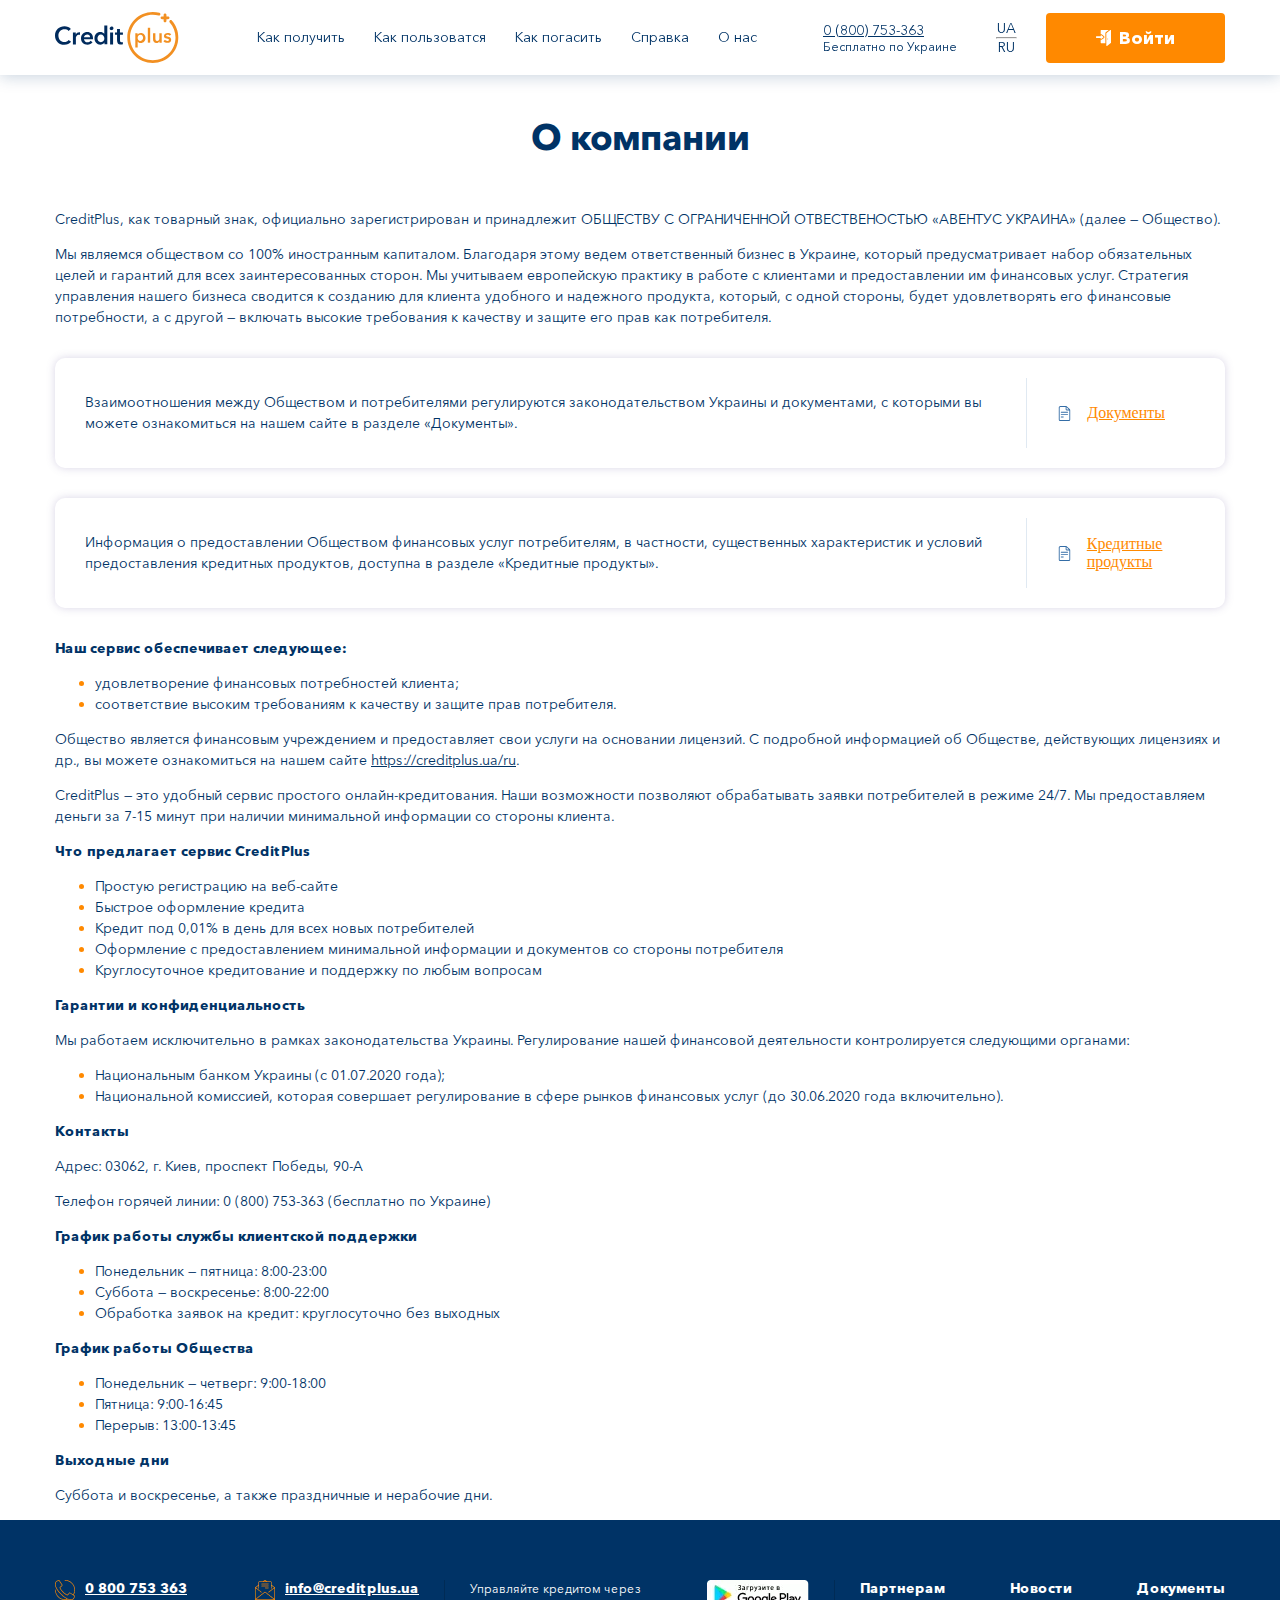
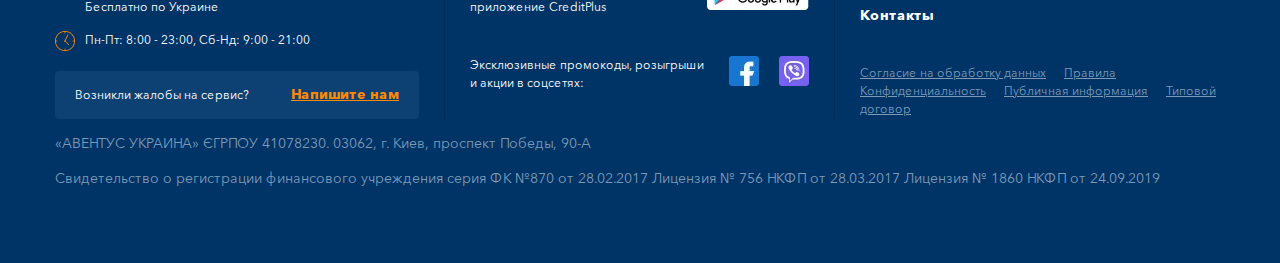
<file: about.html>
<!DOCTYPE html>
<html lang="ru">

<head>
    <meta charset="UTF-8">
    <meta http-equiv="X-UA-Compatible" content="IE=edge">
    <meta name="viewport" content="width=device-width, initial-scale=1.0">
    <title>Как получить</title>
    <link rel="stylesheet" href="./normalize.css">
    <link rel="stylesheet" href="./fonts/stylesheet.css">
    <link rel="stylesheet" href="./style.css">
    <link rel="stylesheet" media="screen and (color)" href="./media-queries.css">
</head>

<script>
    function includeHTML() {
        var z, i, elmnt, file, xhttp;
        /* Loop through a collection of all HTML elements: */
        z = document.getElementsByTagName("*");
        for (i = 0; i < z.length; i++) {
            elmnt = z[i];
            /*search for elements with a certain atrribute:*/
            file = elmnt.getAttribute("w3-include-html");
            if (file) {
                /* Make an HTTP request using the attribute value as the file name: */
                xhttp = new XMLHttpRequest();
                xhttp.onreadystatechange = function () {
                    if (this.readyState == 4) {
                        if (this.status == 200) { elmnt.innerHTML = this.responseText; }
                        if (this.status == 404) { elmnt.innerHTML = "Page not found."; }
                        /* Remove the attribute, and call this function once more: */
                        elmnt.removeAttribute("w3-include-html");
                        includeHTML();
                    }
                }
                xhttp.open("GET", file, true);
                xhttp.send();
                /* Exit the function: */
                return;
            }
        }
    }
</script>

<body>
    <!-- header -->
    <div w3-include-html="header.html"></div>
    <main>
        <div class="content about-us">
            <h2>О компании</h2>
            <p>
                СreditPlus, как товарный знак, официально зарегистрирован и принадлежит ОБЩЕСТВУ С ОГРАНИЧЕННОЙ
                ОТВЕСТВЕНОСТЬЮ «АВЕНТУС
                УКРАИНА» (далее — Общество).
            </p>

            <p>
                Мы являемся обществом со 100% иностранным капиталом. Благодаря этому ведем ответственный бизнес в
                Украине,
                который
                предусматривает набор обязательных целей и гарантий для всех заинтересованных сторон. Мы учитываем
                европейскую практику
                в работе с клиентами и предоставлении им финансовых услуг. Стратегия управления нашего бизнеса сводится
                к
                созданию для
                клиента удобного и надежного продукта, который, с одной стороны, будет удовлетворять его финансовые
                потребности, а с
                другой — включать высокие требования к качеству и защите его прав как потребителя.
            </p>

            <div class="card">
                <div>
                    <p>
                        Взаимоотношения между Обществом и потребителями регулируются законодательством Украины и
                        документами, с
                        которыми вы
                        можете ознакомиться на нашем сайте в разделе «Документы».
                    </p>
                </div>
                <div>
                    <img class="icon-document" src="./img/about/document.svg" alt="">
                    <a href="#">Документы</a>
                </div>
            </div>


            <div class="card">
                <div>
                    <p>
                        Информация о предоставлении Обществом финансовых услуг потребителям, в частности, существенных
                        характеристик
                        и условий
                        предоставления кредитных продуктов, доступна в разделе «Кредитные продукты».
                    </p>
                </div>
                <div>
                    <img class="icon-document" src="./img/about/document.svg" alt="">
                    <a href="#">Кредитные продукты</a>
                </div>
            </div>
            <h3>Наш сервис обеспечивает следующее:</h3>
            <ul>
                <li>удовлетворение финансовых потребностей клиента;</li>
                <li>соответствие высоким требованиям к качеству и защите прав потребителя.</li>
            </ul>
            <p>
                Общество является финансовым учреждением и предоставляет свои услуги на основании лицензий. С подробной
                информацией об
                Обществе, действующих лицензиях и др., вы можете ознакомиться на нашем сайте <a
                    href="https://creditplus.ua/ru">https://creditplus.ua/ru</a>.
            </p>

            <p>
                CreditPlus — это удобный сервис простого онлайн-кредитования. Наши возможности позволяют обрабатывать
                заявки
                потребителей в режиме 24/7. Мы предоставляем деньги за 7-15 минут при наличии минимальной информации со
                стороны клиента.
            </p>

            <h3>Что предлагает сервис CreditPlus</h3>
            <ul>
                <li>Простую регистрацию на веб-сайте</li>
                <li>Быстрое оформление кредита</li>
                <li>Кредит под 0,01% в день для всех новых потребителей</li>
                <li>Оформление с предоставлением минимальной информации и документов со стороны потребителя</li>
                <li>Круглосуточное кредитование и поддержку по любым вопросам</li>
            </ul>


            <h3>Гарантии и конфиденциальность</h3>
            <p>
                Мы работаем исключительно в рамках законодательства Украины. Регулирование нашей финансовой деятельности
                контролируется
                следующими органами:
            </p>

            <ul>
                <li>Национальным банком Украины (с 01.07.2020 года);</li>
                <li>
                    Национальной комиссией, которая совершает регулирование в сфере рынков финансовых услуг (до
                    30.06.2020
                    года
                    включительно).
                </li>
            </ul>

            <h3>Контакты</h3>
            <p>Адрес: 03062, г. Киев, проспект Победы, 90-А</p>

            <p>Телефон горячей линии: 0 (800) 753-363 (бесплатно по Украине)</p>

            <h3>График работы службы клиентской поддержки</h3>

            <ul>
                <li>Понедельник — пятница: 8:00-23:00</li>
                <li>Суббота — воскресенье: 8:00-22:00</li>
                <li>Обработка заявок на кредит: круглосуточно без выходных</li>
            </ul>



            <h3>График работы Общества</h3>
            <ul>
                <li>Понедельник — четверг: 9:00-18:00</li>
                <li>Пятница: 9:00-16:45</li>
                <li>Перерыв: 13:00-13:45</li>
            </ul>



            <h3>Выходные дни</h3>
            <p>Суббота и воскресенье, а также праздничные и нерабочие дни.</p>
        </div>

    </main>
    <!-- футер -->
    <footer w3-include-html="footer.html"></footer>
    <script>
        includeHTML();
    </script>
</body>

</html>
</file>
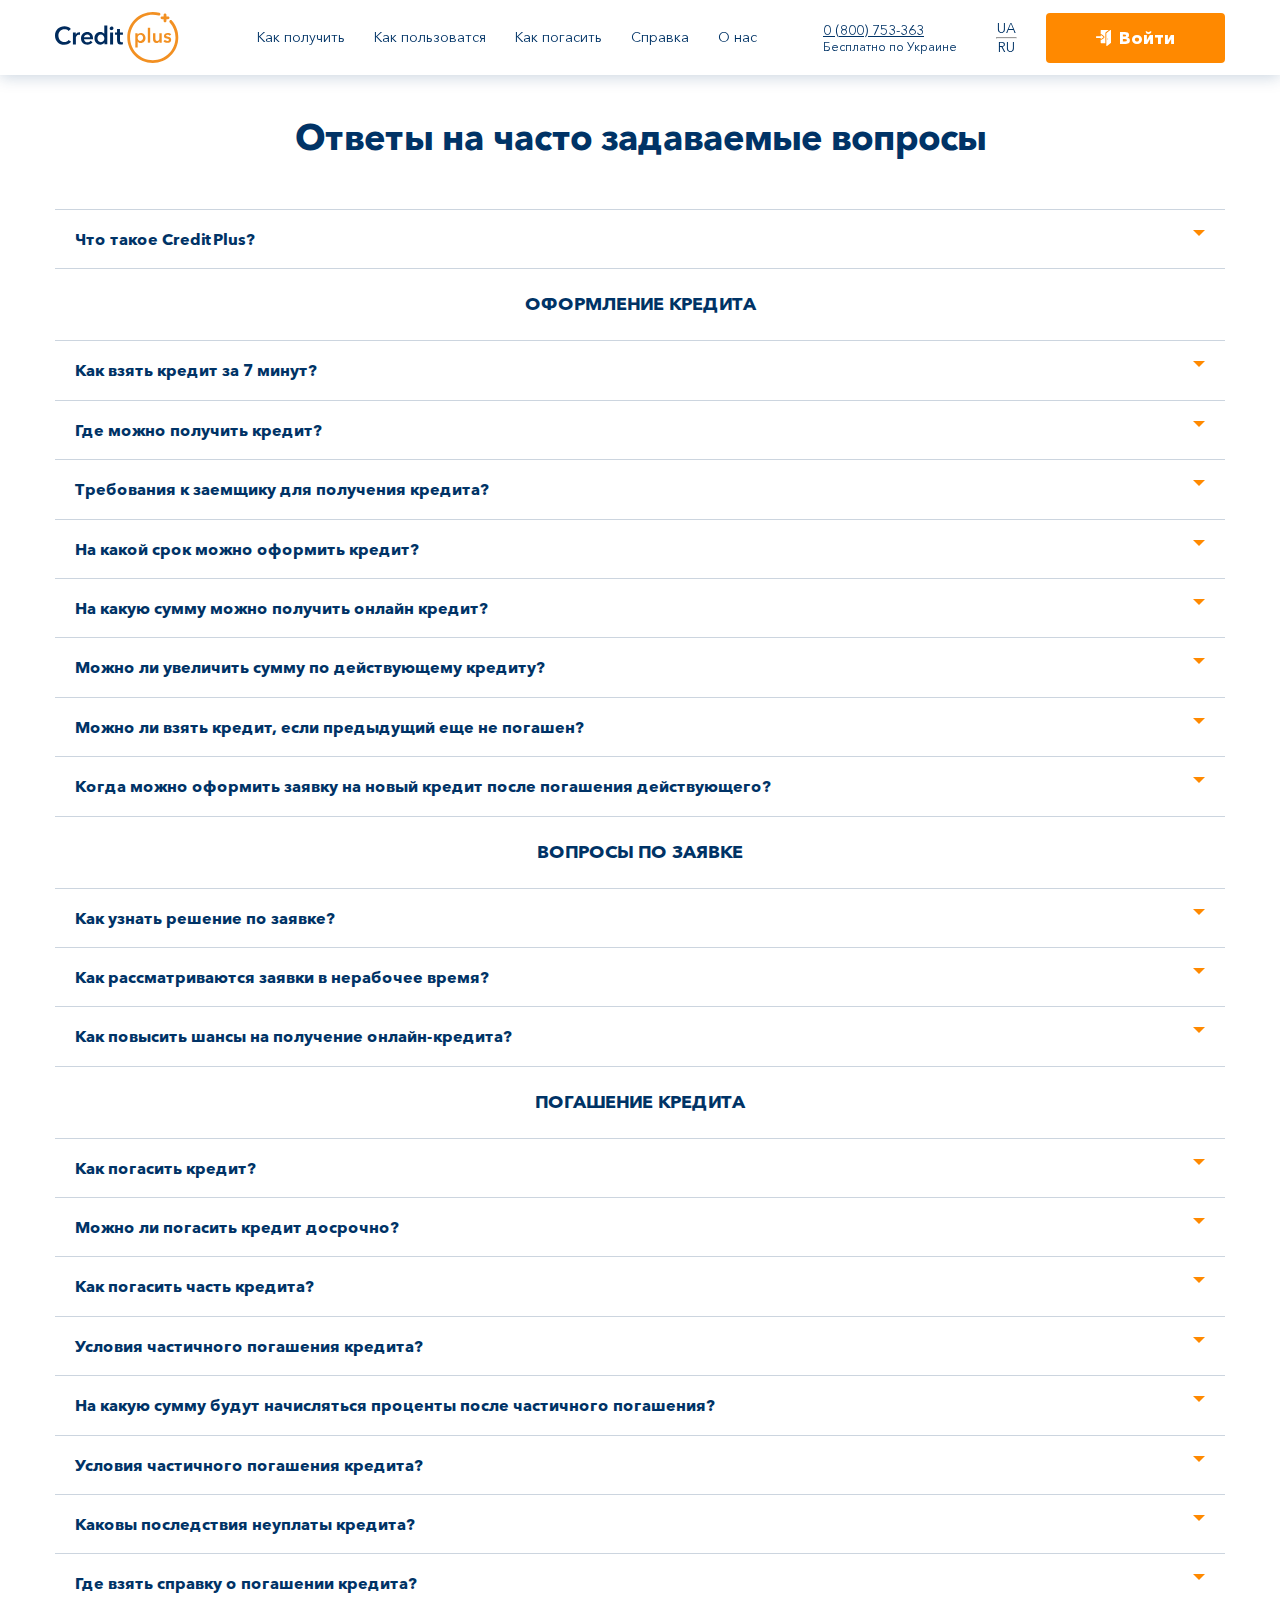
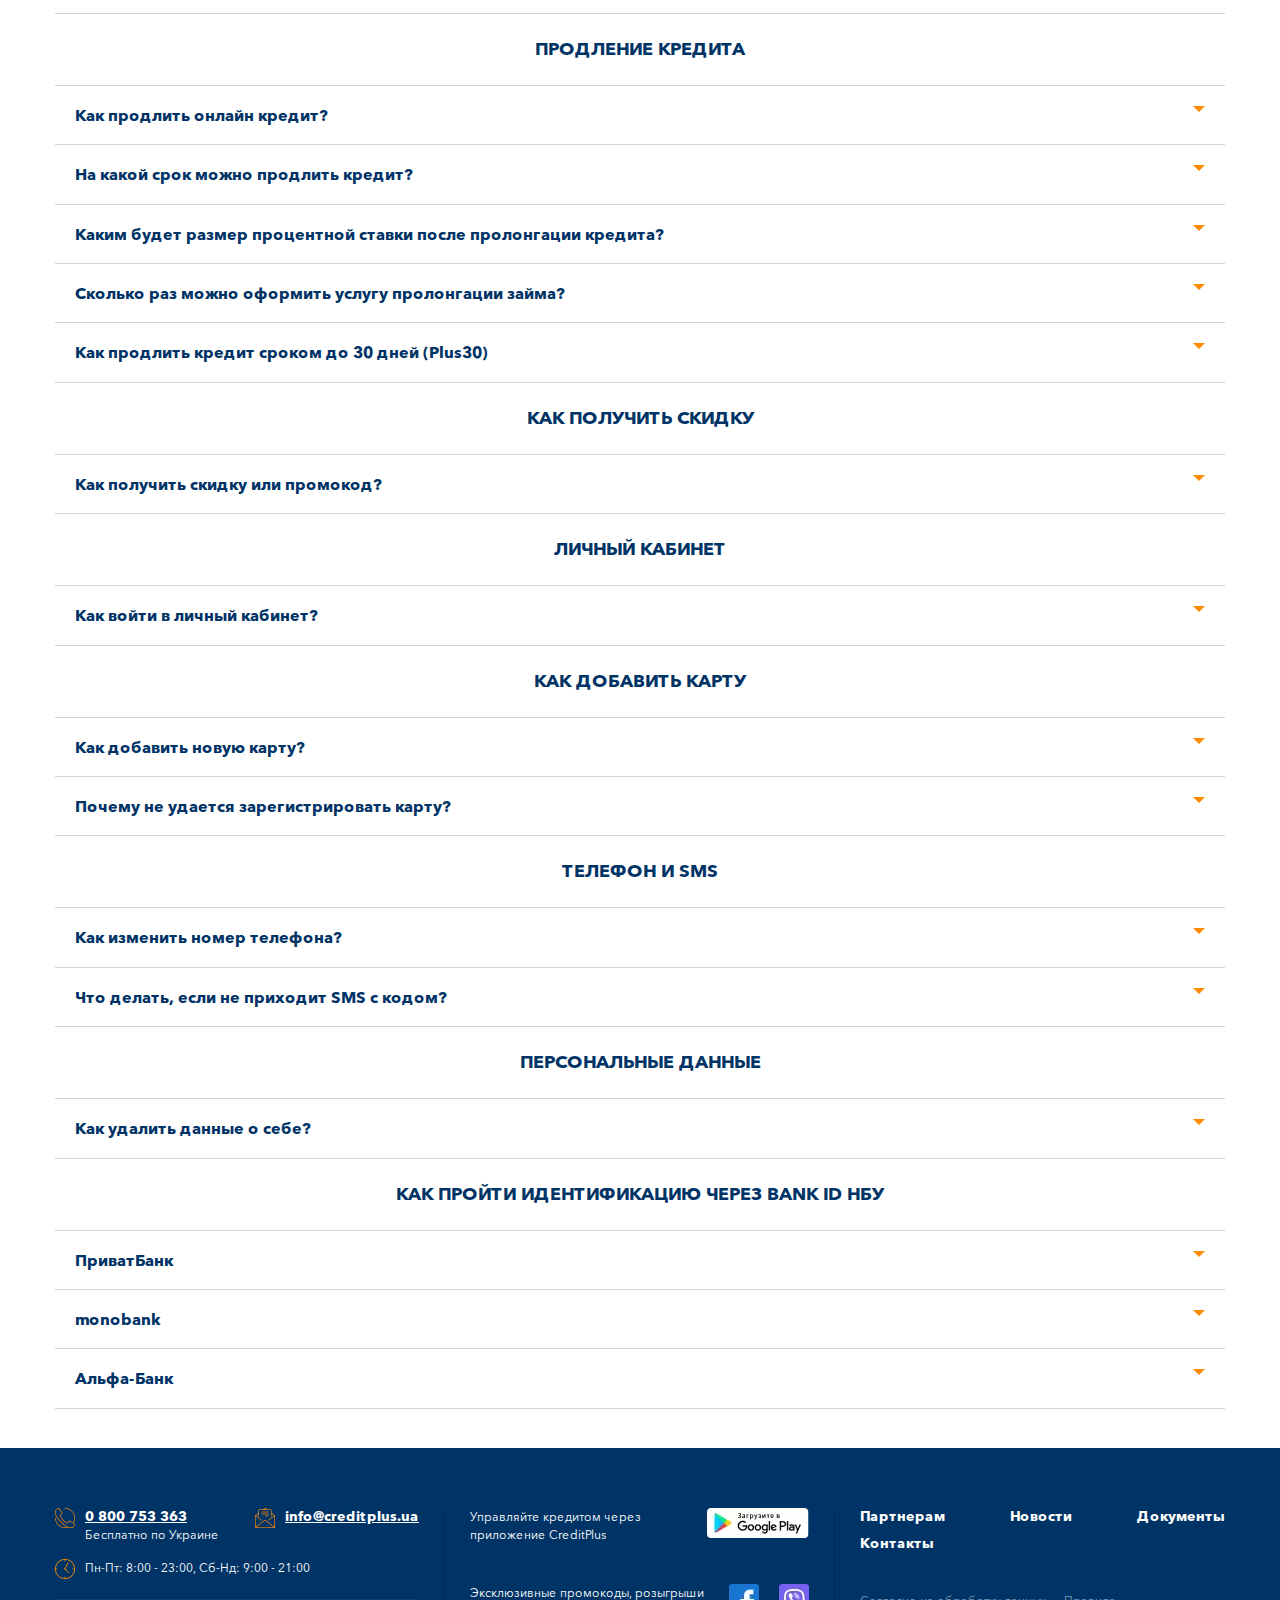
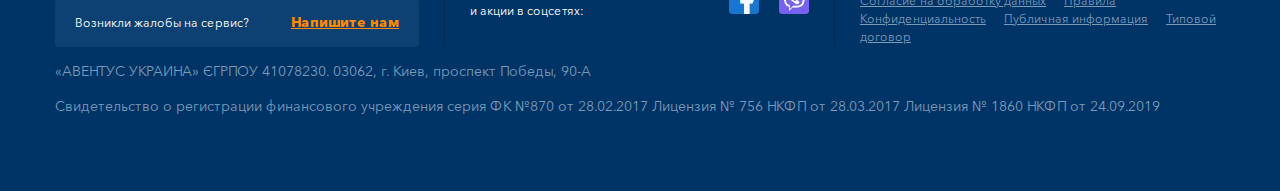
<file: faq.html>
<!DOCTYPE html>
<html lang="ru">

<head>
    <meta charset="UTF-8">
    <meta http-equiv="X-UA-Compatible" content="IE=edge">
    <meta name="viewport" content="width=device-width, initial-scale=1.0">
    <title>Как получить</title>
    <link rel="stylesheet" href="./normalize.css">
    <link rel="stylesheet" href="./fonts/stylesheet.css">
    <link rel="stylesheet" href="./style.css">
    <link rel="stylesheet" media="screen and (color)" href="./media-queries.css">
</head>

<script>
    function includeHTML() {
        var z, i, elmnt, file, xhttp;
        /* Loop through a collection of all HTML elements: */
        z = document.getElementsByTagName("*");
        for (i = 0; i < z.length; i++) {
            elmnt = z[i];
            /*search for elements with a certain atrribute:*/
            file = elmnt.getAttribute("w3-include-html");
            if (file) {
                /* Make an HTTP request using the attribute value as the file name: */
                xhttp = new XMLHttpRequest();
                xhttp.onreadystatechange = function () {
                    if (this.readyState == 4) {
                        if (this.status == 200) { elmnt.innerHTML = this.responseText; }
                        if (this.status == 404) { elmnt.innerHTML = "Page not found."; }
                        /* Remove the attribute, and call this function once more: */
                        elmnt.removeAttribute("w3-include-html");
                        includeHTML();
                    }
                }
                xhttp.open("GET", file, true);
                xhttp.send();
                /* Exit the function: */
                return;
            }
        }
    }
</script>

<body>
    <!-- header -->
    <div w3-include-html="header.html"></div>
    <main>
        <div class="content faq">
            <div class="tittle">
                <h2>
                    Ответы на часто задаваемые вопросы
                </h2>
            </div>
            <details>
                <summary>
                    Что такое CreditPlus?
                </summary>
                <p>
                    CreditPlus
                    -
                    сервис простого онлайн-кредитования, который помогает решить финансовые вопросы не выходя из дому
                    или с
                    работы.
                </p>
                <p>Наша задача - простое и быстрое предоставление круглосуточной финансовой поддержки нашим клиентам.
                </p>
                <p>Торговая марка CreditPlus зарегистрирована компанией ООО Авентус УКРАИНА. Подробную информацию о
                    компании
                    можно
                    получить в разделе О нас на главной странице нашего сайта.</p>
            </details>
            <h3>ОФОРМЛЕНИЕ КРЕДИТА</h3>
            <details>
                <summary>
                    Как взять кредит за 7 минут?
                </summary>
                <p>Для
                    новых
                    клиентов оформление онлайн-кредита в CreditPlus состоит из трех шагов:</p>
                <ul>
                    <li>С помощью кредитного калькулятора выбрать сумму и срок кредита, нажать кнопку ПОЛУЧИТЬ ДЕНЬГИ.
                    </li>
                    <li>Заполнить онлайн-анкету, зарегистрировать банковскую карту для получения денег.</li>
                    <li>После положительного решения, ознакомиться с офертой (договором) в личном кабинете, подтвердить
                        согласие
                        с
                        помощью SMS-кода, и получить деньги на карточный счет.</li>

                </ul>
                <p>Зарегистрированным клиентам, которые ранее пользовались нашим сервисом, будет достаточно в личном
                    кабинете
                    выбрать необходимую сумму и срок кредита. Весь процесс получения денег займет не более 2 минут.
                </p>
                <p>Время оформления первого кредита варьируется между 7-15 минутами.</p>
            </details>
            <details>
                <summary>Где можно получить кредит?</summary>
                <p>
                    "Кредит в
                    CreditPlus можно получить в любом населенном пункте Украины (кроме АРК и ОРДЛО), не выходя из дома,
                    имея
                    лишь
                    паспорт,
                    ИНН, доступ в Интернет и банковскую карту для зачисления денег.
                </p>
            </details>
            <details>
                <summary>Требования к заемщику для получения кредита?</summary>
                <ul>
                    <li>гражданство Украины</li>
                    <li>возраст от 18 до 65 лет</li>
                    <li>мобильный телефон</li>
                    <li>паспорт (старого образца или ID карта), ИНН</li>
                    <li>личная банковская карта.</li>
                </ul>
            </details>
            <details>
                <summary>На какой срок можно оформить кредит?</summary>
                <p>У
                    Вас есть возможность оформить кредит сроком до 30 дней, с возможностью продления кредита.</p>
                <p>С условиями продления кредита вы можете ознакомиться в разделе &laquo;как продлить&raquo;.</p>
            </details>

            <details>
                <summary>На какую сумму можно получить онлайн кредит?</summary>
                <p>
                    "В сервисе простого онлайн-кредитования CreditPlus у вас есть возможность получить первый кредит на
                    сумму до
                    15000
                    грн.,
                    при повторном обращении сумма увеличивается до 25000 грн.
                </p>
            </details>
            <details>
                <summary>Можно ли увеличить сумму по действующему кредиту?</summary>
                <p>К сожалению, возможность увеличить сумму по действующему кредиту &ndash; пока
                    отсутствует!
                    При
                    этом, увеличить сумму кредита возможно при следующем обращении.</p>
                <p>Максимальная допустимая сумма на повторный кредит составляет 12 000 грн. Обращаем ваше внимание, на
                    то,
                    что
                    автоматизированная система принятия решений определяет максимальную доступную сумму кредита, которая
                    зависит
                    от
                    кредитного рейтинга клиента и может отличаться от желаемой.</p>
            </details>
            <details>
                <summary>Можно ли взять кредит, если предыдущий еще не погашен?</summary>
                <p>
                    Такая возможность отсутствует. Одновременно, у вас может быть только один действующий
                    кредит в
                    СreditPlus.
                </p>
            </details>
            <details>
                <summary>
                    Когда можно оформить заявку на новый кредит после погашения
                    действующего?
                </summary>
                <p>Сразу же после погашения действующего
                    кредита в
                    СreditPlus у вас есть возможность оформить заявку на новый кредит, и получить деньги.</p>
                <p>Обращаем внимание, что в этом случае, будет предоставлена скидка, в соответствие с условиями нашей
                    программы
                    лояльности.</p>
            </details>
            <h3>ВОПРОСЫ ПО ЗАЯВКЕ</h3>
            <details>
                <summary>Как узнать решение по заявке?</summary>
                <p>
                    Решение
                    по
                    кредиту принимается системой автоматически, в течение нескольких минут. Вы получите результат в
                    СМС-сообщении на
                    указанный вами контактный номер. Также статус заявки можно увидеть в личном кабинете.</p>
                <p>В редких случаях рассмотрение заявки может длиться чуть дольше. Мы прилагаем максимум усилий, чтобы
                    это
                    время
                    не
                    превышало 15 минут.</p>
            </details>
            <details>
                <summary>Как рассматриваются заявки в нерабочее время?</summary>
                <p>
                    Заявки на получение кредита рассматриваются 24/7 без выходных, поэтому вы можете
                    обращаться к
                    нам
                    тогда, когда вам нужно. Будем рады помочь!
                </p>
            </details>
            <details>
                <summary>Как повысить шансы на получение онлайн-кредита?</summary>
                <ol>
                    <li>Внимательно заполните все поля заявки на кредит. Проверьте правильность паспортных данных (не
                        перепутаны
                        ли
                        местами такие параметры, как фамилия, имя, отчество, дата рождения и дата выдачи паспорта), ИНН,
                        контактных
                        телефонов и т.д. Если у вас возникают вопросы или осложения, обращайтесь в службу поддержки, с
                        помощью
                        онлайн
                        чата на нашем веб-сайте, или по любому контактному номеру телефона, указанному в разделе
                        контакты.
                    </li>
                    <li>Указывайте исключительно правдивую информацию при заполнении анкеты. Неполная или ложная
                        информация
                        будет
                        оказывать негативное влияние при принятии решения по вашей заявке.</li>
                    <li>Старайтесь не использовать технологии или программное обеспечение, которые изменяют или скрывают
                        ваши
                        данные
                        в
                        сети-интернет (например IP-адрес).</li>
                    <li>Убедитесь, что у вас есть банковская карта, на которую вы можете получить деньги (активная, не
                        просрочена,
                        выданная на ваше имя). Мы рекомендуем использовать карту Приватбанка.</li>
                    <li>Чтобы получить кредит на большую сумму, и на более выгодных условиях, формируйте положительную
                        кредитную
                        историю.</li>
                </ol>
                <p>
                    Если вы получили отказ, обратитесь в Бюро кредитных историй (УБКИ). Возможно, у вас есть уже
                    закрытые
                    кредиты, но
                    информация по ним в кредитном бюро не обновлена.
                </p>
            </details>

            <h3>ПОГАШЕНИЕ КРЕДИТА</h3>

            <details>
                <summary>Как погасить кредит?</summary>
                <p>Есть несколько способов, как погасить кредит в CreditPlus или оплатить начисленные проценты.</p>
                <ol>
                    <li>В личном кабинете с помощью банковской карты любого украинского банка.</li>
                    <li>Через сеть терминалов «ПриватБанка» (раздел «Коммунальные платежи») или «Приват24» (раздел «Мои
                        платежи»). Ищите нас по
                        коду 41078230 (CreditPlus). В назначении платежа укажите свой ИНН. Средства зачисляются в
                        течение 30 минут.</li>
                    <li>Банковским переводом в кассе любого банка Украины. Для вашего удобства мы рекомендуем обращаться
                        в отделение
                        «ПриватБанка».
                        <b>Наши реквизиты:</b>
                        ООО «АВЕНТУС УКРАИНА»
                        ЕГРПОУ 41078230
                        счет № UA443052990000026505015000946 в ПАО КБ «ПРИВАТБАНК» (МФО 305299)
                        Назначение платежа: «Платеж по кредиту № ХХХ, клиент Фамилия Имя Отчество, ИНН ХХХХХХХХХХ»

                        <p>
                            Обратите внимание: банки могут взимать дополнительную комиссию, а платеж может поступить на
                            наш
                            счет в течение
                            нескольких дней. Согласно условиям договора датой платежа считается дата зачисления денежных
                            средств на наш счет.
                        </p>
                    </li>
                    <li>В телефонном режиме, обратившись в службу поддержки CreditPlus по бесплатному номеру ( 0800)
                        330-263
                    </li>
                    <li>Через терминалы: IBox, EasyPay, City24, Sistem (SIS)</li>
                </ol>
            </details>
            <details>
                <summary>Можно ли погасить кредит досрочно?</summary>
                <p>
                    Да,
                    погасить кредит СreditPlus можно досрочно в любой день. При этом, чем раньше вы вернете кредит, тем
                    меньше
                    заплатите
                    за
                    время пользования кредитными средствами. Проценты будут начислены только за те дни, когда вы
                    фактически
                    пользовались
                    кредитом.
                </p>
                <p>
                    Узнать сумму платежа, которую необходимо оплатить на текущий момент, вы можете в личном
                    кабинете,
                    или
                    позвонив
                    в службу поддержки CreditPlus по бесплатному номеру (0800) 330-263.
                </p>
            </details>
            <details>
                <summary>Как погасить часть кредита?</summary>
                <p>
                    Наши
                    клиенты
                    имеют возможность погасить кредит полностью или частично.
                </p>
                <p>
                    Обращаем ваше внимание, что частичная оплата
                    без
                    продления
                    кредита доступна только в случае отсутствия просроченной задолженности в вашем личном кабинете.
                    Чтобы
                    погасить
                    часть
                    кредита, авторизуйтесь в личном кабинете пользователя, и воспользуйтесь разделом "Частичное
                    погашения
                    кредита".
                </p>
            </details>

            <details>
                <summary>Условия частичного погашения кредита?</summary>
                <p>
                    Частичное погашение кредита без продления срока доступно только клиентам без просроченной
                    задолженности.
                    При
                    частичном
                    погашении, в первую очередь погашаются проценты, оставшаяся сумма будет направлена на погашение тела
                    кредита.
                </p>
            </details>

            <details>
                <summary>
                    На какую сумму будут начисляться проценты после частичного
                    погашения?
                </summary>
                <p>
                    После частичного погашения кредита, начисление процентов будет осуществляться
                    исключительно
                    на остаток тела по кредиту.
                </p>
            </details>


            <details>
                <summary>Условия частичного погашения кредита?</summary>?
                <p>
                    После
                    частичного погашения кредита, начисление процентов будет осуществляться исключительно на остаток
                    тела по
                    кредиту.
                </p>
            </details>

            <details>
                <summary>Каковы последствия неуплаты кредита?</summary>
                <p>
                    Советуем вам соблюдать условия договора, которые вы принимаете, оформляя кредит. Нарушение его
                    требований
                    может
                    привести к негативным финансовым последствиям и ухудшить вашу кредитную историю.</p>
                <p>Информация о просроченной задолженности, которую компания передает в Бюро кредитных историй, ухудшает
                    ваш
                    кредитный
                    рейтинг и делает невозможным доступ к кредитованию в банках и других финансовых компаниях.</p>
            </details>
            <details>
                <summary>Где взять справку о погашении кредита?</summary>
                <p>
                    Справка о погашении кредита будет предоставлена клиенту сразу же после закрытия действующего
                    кредита.
                    Скачать
                    ее
                    можно
                    в личном кабинете клиента.
                </p>
            </details>
            <h3>ПРОДЛЕНИЕ КРЕДИТА</h3>
            <details>
                <summary>Как продлить онлайн кредит?</summary>
                <p>
                    Для
                    продления кредита Вам достаточно оплатить сумму фактически начисленных процентов за период, на
                    протяжении
                    которого
                    Вы фактически пользуетесь кредитными средствами. Если Вы оплачиваете сумму, которая превышает
                    начисленные
                    проценты,
                    на текущий период, то часть средств будет направлена на погашения тела кредита.</p>
                <p>После оплаты процентов, в соответствии с условиями договора, кредит будет автоматически продлён.</p>
                <p>Обращаем внимание:</p>
                <ul>
                    <li>Срок продления кредита - такой же как первоначальный срок кредита. Новый срок начнётся со
                        следующего
                        дня
                        за
                        днем
                        ​​оплаты фактически начисленных процентов, штрафов и пени. При этом, когда у Вас будет сумма для
                        полной
                        оплаты,
                        Вы самостоятельно сможете выбрать дату погашения и погасить кредит досрочно.</li>
                    <li>С нового периода пользования кредитом действует стандартная процентная ставка предусмотренная
                        договором
                        (1.8% в
                        день за фактическое количество дней пользования кредитом).</li>
                    <li>Операция продления кредита недоступна для клиентов с маленькой суммой кредита (остаток тела
                        кредита
                        меньше
                        400
                        грн.), для клиентов со значительным сроком просрочки. Компания оставляет за собой право отказать
                        клиенту
                        в
                        продлении кредита в соответствии с условиями договора.</li>
                    <li>Оплатить необходимую для продления сумму можно в личном кабинете или другим способом указанным в
                        разделе
                        &laquo;как погасить&raquo;.</li>
                </ul>
            </details>
            <details>
                <summary>На какой срок можно продлить кредит?</summary>
                <p>
                    Срок
                    продления кредита - такой же, и как первоначальный срок кредита. При этом обращаем ваше внимание на
                    то,
                    что
                    полное
                    или
                    частичное досрочное погашение кредита возможно в любой день без дополнительных комиссий.
                </p>
            </details>

            <details>
                <summary>
                    Каким будет размер процентной ставки после пролонгации
                    кредита?
                </summary>
                <p>
                    После продления кредита действует стандартная процентная ставка - 1,8% в день на
                    остаток
                    тела по кредиту. При этом обращаем ваше внимание, что продлевая срок пользования кредитом, вы
                    сохраняете
                    хорошую
                    кредитную историю и экономите на оплате штрафов и пени.
                </p>
                <p>
                    Полное или частичное досрочное погашение кредита
                    возможно в
                    любой день без дополнительных комиссий.
                </p>
            </details>

            <details>
                <summary>Сколько раз можно оформить услугу пролонгации займа?</summary>
                <p>
                    Вы можете продлевать срок пользования кредитом столько раз, сколько вам будет необходимо. <br>
                    Единственное
                    условие, ваш остаток тела кредита должен быть больше 400 гривен. Для продления кредита необходимо
                    оплатить
                    проценты
                    за
                    пользование кредитом на дату продления.
                </p>
            </details>

            <details>
                <summary>Как продлить кредит сроком до 30 дней (Plus30)</summary>
                <p>
                    Для продления кредита в CreditPlus в соответствии с условиями договора вам необходимо оплатить сумму
                    фактически
                    начисленных процентов, штрафов и пени (при наличии). Оплатить необходимую для продления сумму можно
                    через
                    личный кабинет
                    на нашем сайте или любым другим удобным способом.
                </p>

                <h4>Условия пролонгации кредитного договора</h4>
                <ul>
                    <li>Срок продления кредита такой же, как первоначальный срок кредита.</li>
                    <li>Рассмотрение заявки на продление может занять до 24 часов.</li>
                    <li>
                        При одобрении пролонгации вам придет сообщение на телефон или электронную почту с новым сроком
                        кредита и
                        датой
                        возвращения средств.
                    </li>
                    <li>
                        Новый срок начнется со следующего дня за днем уплаты фактически начисленных процентов, пени и
                        штрафов.
                    </li>
                    <li>
                        С нового срока кредита действует стандартная процентная ставка, предусмотренная договором (1,99%
                        в
                        день).
                    </li>
                    <li>Комиссия за продление отсутствует.</li>
                    <li>
                        При пролонгации срока действия договора согласно п.1.5.1. применяется стандартная процентная
                        ставка
                        1,99% в
                        день, а не
                        сниженная процентная ставка, изменяющая предварительные условия в сторону ухудшения для
                        потребителя.
                    </li>
                </ul>
            </details>

            <h3>КАК ПОЛУЧИТЬ СКИДКУ</h3>

            <details>

                <summary>
                    Как
                    получить
                    скидку или промокод?
                </summary>

                <p>В CreditPlus существует программа лояльности, с помощью которой каждый желающий может получить
                    скидку, и
                    оформить
                    свой кредит с максимально выгодными условиями.</p>


                <h4>Чтобы получить скидку, используйте любой из предложенных способов.</h4>
                <ul>
                    <li>
                        Для тех, кто еще не брал кредит в CreditPlus, мы предоставим максимальную скидку. В этом случае
                        ее
                        размер
                        составит
                        99,9%. Скидка будет учтена автоматически, дополнительных действий от вас не потребуется.
                    </li>
                    <li>
                        Воспользуйтесь программой лояльности для постоянных клиентов. С ее помощью можно сэкономить от
                        5% до
                        25%
                        от
                        стоимости
                        кредита. Подробности можно узнать по этой ссылке.
                    </li>
                    <li>
                        Оформите подписку на новости компании, или просто зарегистрируйтесь на сайте, и получите доступ
                        в
                        личный
                        кабинет.
                        В
                        этом случае, вы будете регулярно получать промокоды и наши акционные предложения.
                    </li>
                </ul>
                <p>Если с помощью перечисленных выше способов вы не смогли получить скидку, обратитесь в службу
                    поддержки,
                    где
                    наши
                    консультатны помогут вам решить любые ваши вопросы.</p>
            </details>

            <h3>ЛИЧНЫЙ КАБИНЕТ</h3>

            <details>
                <summary>Как войти в личный кабинет?</summary>
                <p>
                    Для
                    входа в
                    личный кабинет перейдите по ссылке creditplus.ua/user. Логин - это ваш номер телефона или адрес
                    электронной
                    почты,
                    указанные вами при регистрации. Паролем является та комбинация, которую вы указали самостоятельно,
                    при
                    регистрации.
                    Если вы забыли пароль, воспользуйтесь функцией восстановления пароля.</p>
                <p>Рекомендуем использовать уникальный пароль для вашей безопасности. Не сообщайте пароль третьим лицам.
                    Если у
                    вас
                    возникли подозрения относительно использования пароля третьими лицами - срочно свяжитесь с нами по
                    телефону
                    (0800)
                    330-263.</p>
            </details>

            <h3>КАК ДОБАВИТЬ КАРТУ</h3>

            <details>
                <summary>Как добавить новую карту?</summary>
                <p>
                    Чтобы изменить карту или добавить новую, воспользуйтесь стандартной процедурой регистрации
                    банковской
                    карты
                    в своем
                    личном кабинете.
                </p>
            </details>
            <details>
                <summary>Почему не удается зарегистрировать карту?</summary>
                <p>Мы максимально упростили процесс, но иногда зарегистрировать карточку все же не удается.</p>

                <h4>Основные причины проблем при регистрации</h4>

                <ol>
                    <li>
                        По карте отсутствует лимит операций в интернете, и их проведение не разрешено. Вы можете
                        установить
                        лимит для расчетов,
                        позвонив в банк или используя интернет-банкинг.
                    </li>
                    <li>
                        Вы ошиблись при вводе реквизитов карты. Внимательно повторите операцию еще раз и заполните все
                        данные.
                    </li>
                    <li>Карта не активна, заблокирована или просрочена. Необходимо зарегистрировать действительную
                        карту.</li>
                </ol>
                <p>
                    Обратите внимание: мы не храним реквизиты вашей карты. Полные данные карты вы вводите на
                    странице
                    платежного провайдера,
                    который обеспечивает безопасное хранение информации и проведение операций.
                </p>
            </details>

            <h3>ТЕЛЕФОН И SMS</h3>

            <details>
                <summary>Как изменить номер телефона?</summary>
                <ol>
                    <li>
                        Зайдите в раздел «Персональная информация» в личном кабинете. Отправьте на info@creditplus.ua
                        письмо
                        с
                        вашей
                        электронной
                        почты, указанной в заявке на кредит. Укажите в тексте ваш новый номер телефона и ИНН. После
                        этого
                        ожидайте
                        телефонного
                        звонка службы поддержки с дальнейшими инструкциями.
                    </li>
                    <li>
                        Позвоните по бесплатному номеру 0 (800) 753-363, если у вас нет возможности отправить
                        электронное
                        письмо.
                        Консультанты
                        нашей службы поддержки с радостью помогут вам в решении вопроса.
                    </li>
                </ol>
                <p>
                    Заявки на изменение номера телефона рассматриваются исключительно в рабочее время: понедельник —
                    пятница,
                    8:00-23:00;
                    суббота — воскресенье, 8:00-22:00.
                </p>
                <p>Процедура изменения номера разработана для вашей безопасности. Спасибо за понимание!</p>
            </details>

            <details>
                <summary>Что делать, если не приходит SMS с кодом?</summary>
                <ol>
                    <li>
                        Внимательно проверьте корректность телефонного номера (на экране указан тот, на который
                        отправлено
                        SMS).
                        В
                        случае ошибки
                        измените номер (нажмите соответствующую кнопку) и запросите повторную отправку кода.
                    </li>
                    <li>
                        Если код не поступает, попробуйте перезагрузить мобильный телефон. Подождите несколько минут и
                        повторите
                        процедуру.
                    </li>
                    <li>
                        Если код все равно не поступает, возможно, на телефоне недостаточно памяти для получения новых
                        сообщений.
                        Попробуйте
                        очистить историю SMS своего телефона.
                    </li>
                    <li>
                        Если вышеперечисленные действия не помогли, напишите нам в онлайн-чат или обратитесь в службу
                        поддержки
                        CreditPlus по
                        бесплатному номеру 0 (800) 753-363.
                    </li>
                </ol>
            </details>

            <h3>ПЕРСОНАЛЬНЫЕ ДАННЫЕ</h3>

            <details>
                <summary>Как удалить данные о себе?</summary>
                <p>
                    Регистрируясь на сайте creditplus.ua, Потребитель предоставляет свое Согласие на сбор и обработку
                    персональных данных.
                </p>
                <p>
                    Согласно п. 18 ч. 2 ст. 8 Закона Украины «О предотвращении и противодействии легализации (отмыванию)
                    доходов, полученных
                    преступным путем, финансированию терроризма и финансированию распространения оружия массового
                    уничтожения»,
                    мы
                    (CreditPlus) должны сохранять ваши персональные данные не менее пяти лет после прекращения деловых
                    отношений.
                </p>
                <p>
                    Действующее законодательство Украины предусматривает возможность удаления предоставленных
                    персональных данных по истечении пяти лет после прекращения деловых отношений, если субъектом
                    государственного финансового мониторинга не будут установлены более длительные сроки.
                </p>
                <p>
                    Именно поэтому мы не можем удалить персональные данные Потребителя и его действия в сервисе
                    кредитования
                    creditplus.ua.
                </p>
            </details>

            <h3>КАК ПРОЙТИ ИДЕНТИФИКАЦИЮ ЧЕРЕЗ BANK ID НБУ</h3>


            <details>
                <summary>ПриватБанк</summary>
                <ol>
                    <li>Нажмите на логотип Bank ID, чтобы пройти верификацию через банк, который вас обслуживает.</li>
                    <li>Выберите из списка нужный банк — в данном случае это «ПриватБанк».</li>
                    <li>Вы автоматически попадете на страницу входа в аккаунт интернет-банкинга.</li>
                    <li>
                        Отсканируйте QR-код для входа через смартфон или введите номер телефона и пароль от аккаунта,
                        чтобы пройти идентификацию
                        через Bank ID НБУ с компьютера. Примите вызов от банка и придерживайтесь инструкции.
                    </li>
                    <li>
                        Нажмите «Подтвердить», чтобы предоставить свое согласие на передачу CreditPlus ваших данных со
                        стороны «ПриватБанка».
                    </li>
                    <li>
                        После верификации через Bank ID вы можете продолжить регистрацию, подать заявку на кредит в
                        личном кабинете или подписать договор кредитования.
                    </li>
                </ol>
            </details>


            <details>
                <summary>monobank</summary>
                <ol>
                    <li>Нажмите на логотип Bank ID, чтобы пройти верификацию через банк, который вас обслуживает.</li>
                    <li>Выберите из списка нужный банк — в данном случае это monobank, «Універсал банк».</li>
                    <li>
                        Вы автоматически попадете на страницу, где нужно отсканировать QR-код или подтвердить действие
                        со смартфона. Для этого войдите в мобильное приложение monobank и следуйте инструкции.
                    </li>
                    <li>
                        Перед вами появится список данных, которые monobank передаст CreditPlus: ФИО, паспортные данные,
                        идентификационный код,
                        адрес регистрации, электронная почта.
                    </li>
                    <li>Нажмите «Подтвердить».</li>
                    <li>
                        После верификации через Bank ID вы можете продолжить регистрацию, подать заявку на кредит в
                        личном кабинете или подписать договор кредитования.
                    </li>
                </ol>
            </details>

            <details>
                <summary>Альфа-Банк</summary>
                <ol>
                    <li>Нажмите на логотип Bank ID, чтобы пройти верификацию через банк, который вас обслуживает.</li>
                    <li>Выберите из списка нужный банк — в данном случае это «Альфа-Банк».</li>
                    <li>Вы автоматически попадете на страницу входа в аккаунт интернет-банкинга.</li>
                    <li>Введите логин и пароль от профиля, чтобы пройти идентификацию через Bank ID НБУ.</li>
                    <li>
                        Перед вами появится список данных, которые «Альфа-Банк» передаст CreditPlus: ФИО, дата рождения,
                        серия и
                        номер паспорта,
                        идентификационный код, адрес регистрации, номер телефона, электронная почта.
                    </li>
                    <li>Нажмите «Предоставить согласие».</li>
                    <li>
                        После верификации через Bank ID вы можете продолжить регистрацию, подать заявку на кредит в
                        личном
                        кабинете,
                        подписать
                        договор кредитования.
                    </li>
                </ol>
            </details>
        </div>
    </main>
    <!-- футер -->
    <footer w3-include-html="footer.html"></footer>
    <script>// Fetch all the details element.
        const details = document.querySelectorAll("details");

        // Add the onclick listeners.
        details.forEach((targetDetail) => {
            targetDetail.addEventListener("click", () => {
                // Close all the details that are not targetDetail.
                details.forEach((detail) => {
                    if (detail !== targetDetail) {
                        detail.removeAttribute("open");
                    }
                });
            });
        });</script>
    <script src="./flickity/flickity.pkgd.js"></script>
    <script>
        includeHTML();
    </script>
</body>

</html>
</file>
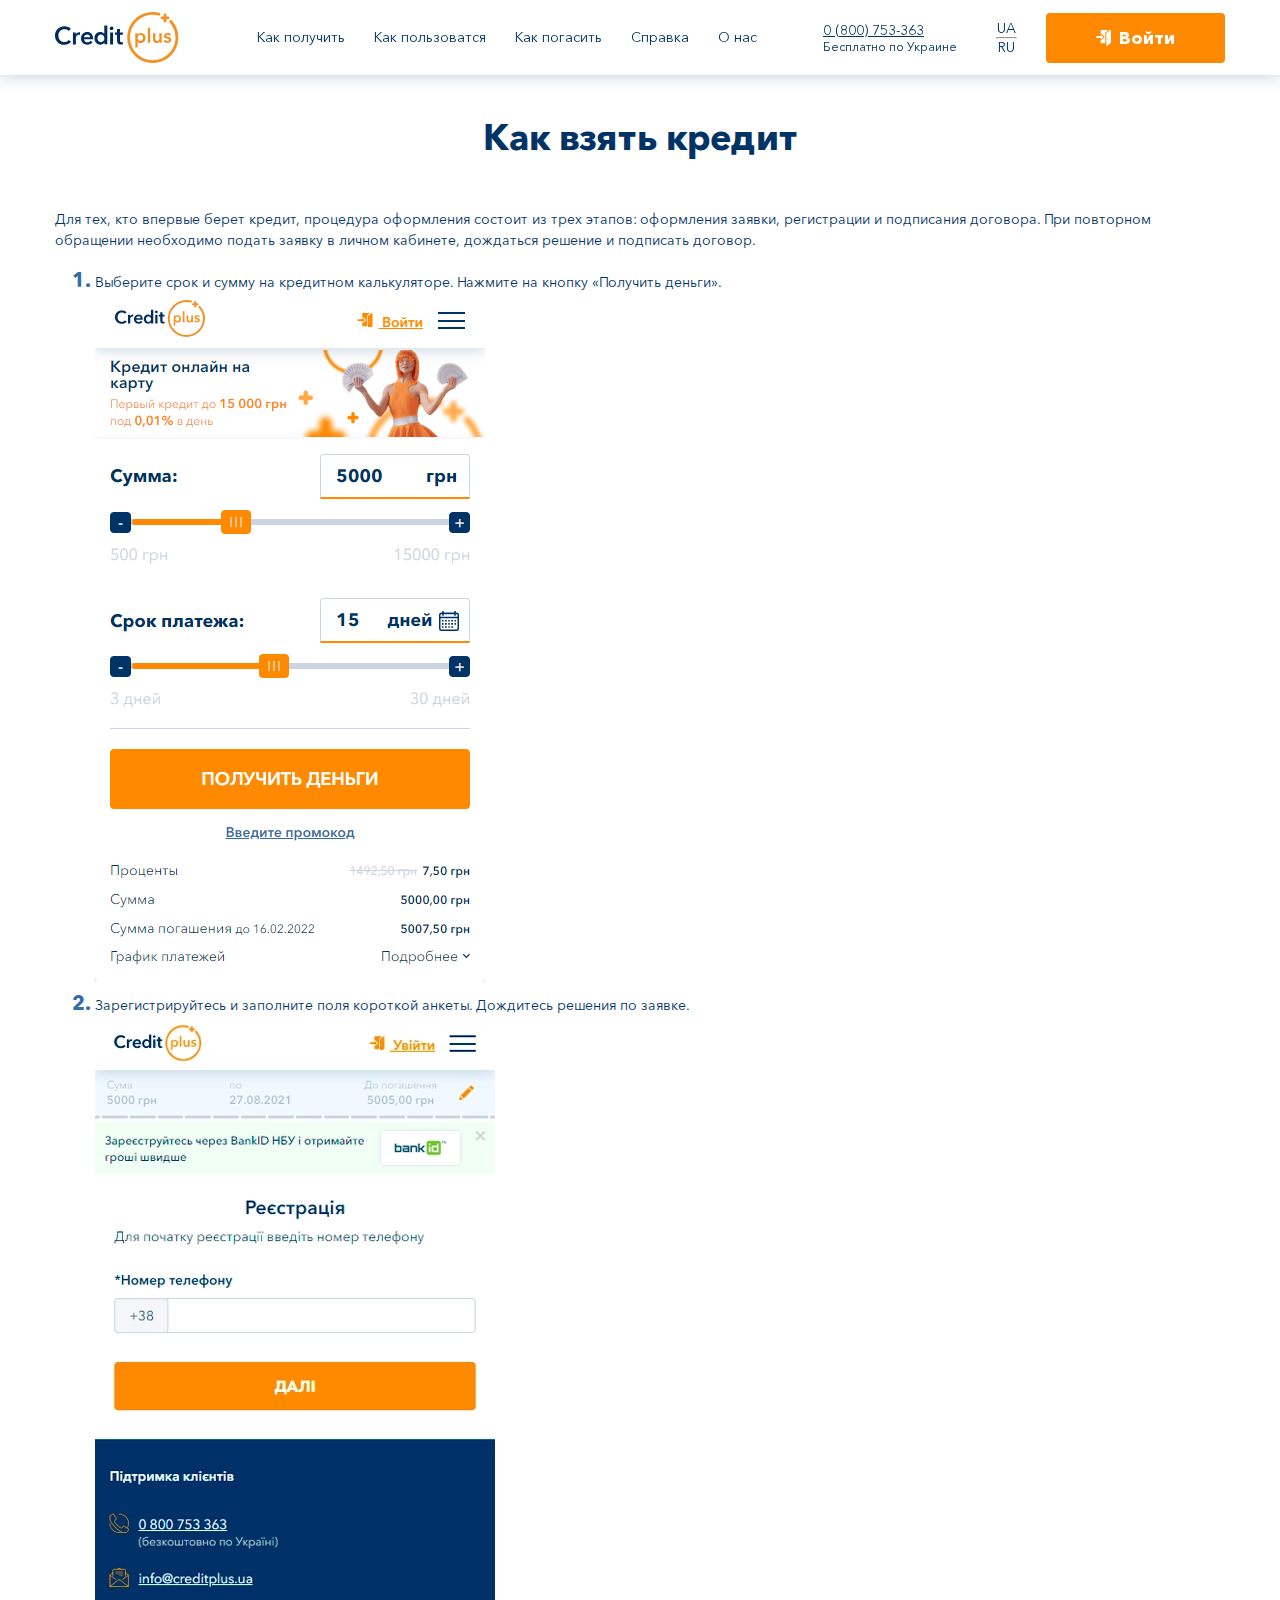
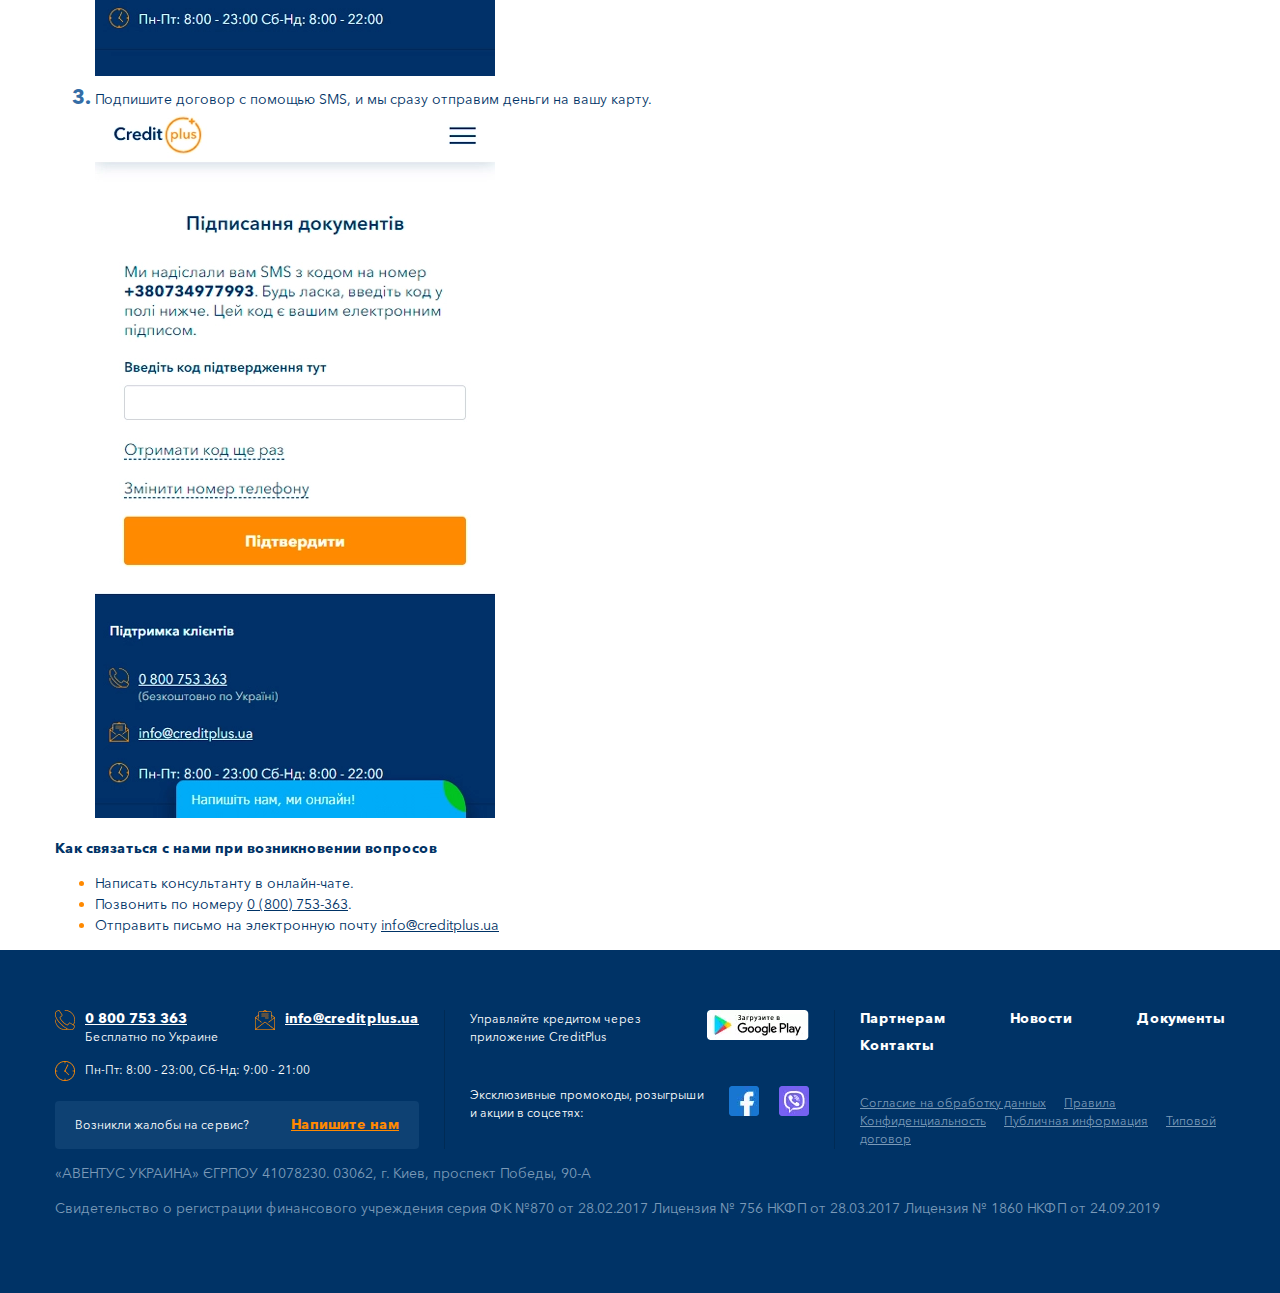
<file: how-to-get.html>
<!DOCTYPE html>
<html lang="ru">

<head>
    <meta charset="UTF-8">
    <meta http-equiv="X-UA-Compatible" content="IE=edge">
    <meta name="viewport" content="width=device-width, initial-scale=1.0">
    <title>Как получить</title>
    <link rel="stylesheet" href="./normalize.css">
    <link rel="stylesheet" href="./fonts/stylesheet.css">
    <link rel="stylesheet" href="./style.css">
    <link rel="stylesheet" media="screen and (color)" href="./media-queries.css">
</head>

<script>
    function includeHTML() {
        var z, i, elmnt, file, xhttp;
        /* Loop through a collection of all HTML elements: */
        z = document.getElementsByTagName("*");
        for (i = 0; i < z.length; i++) {
            elmnt = z[i];
            /*search for elements with a certain atrribute:*/
            file = elmnt.getAttribute("w3-include-html");
            if (file) {
                /* Make an HTTP request using the attribute value as the file name: */
                xhttp = new XMLHttpRequest();
                xhttp.onreadystatechange = function () {
                    if (this.readyState == 4) {
                        if (this.status == 200) { elmnt.innerHTML = this.responseText; }
                        if (this.status == 404) { elmnt.innerHTML = "Page not found."; }
                        /* Remove the attribute, and call this function once more: */
                        elmnt.removeAttribute("w3-include-html");
                        includeHTML();
                    }
                }
                xhttp.open("GET", file, true);
                xhttp.send();
                /* Exit the function: */
                return;
            }
        }
    }
</script>

<body>
    <!-- header -->
    <div w3-include-html="header.html"></div>
    <main>
        <div class="content how-to-get">

            <div class="tittle">
                <h2>Как взять кредит</h2>
            </div>
            <p>
                Для тех, кто впервые берет кредит, процедура оформления состоит из трех этапов: оформления заявки,
                регистрации и
                подписания договора. При повторном обращении необходимо подать заявку в личном кабинете, дождаться
                решение и
                подписать
                договор.
            </p>
            <ol>
                <li>
                    Выберите срок и сумму на кредитном калькуляторе. Нажмите на кнопку «Получить деньги». <br>
                    <img class="how-to-get_img" src="./img/how-to-get/culc.webp" alt="">
                </li>
                <li>
                    Зарегистрируйтесь и заполните поля короткой анкеты. Дождитесь решения по заявке. <br>
                    <img class="how-to-get_img" src="./img/how-to-get/number.webp" alt="">
                </li>
                <li>
                    Подпишите договор с помощью SMS, и мы сразу отправим деньги на вашу карту. <br>
                    <img class="how-to-get_img" src="./img/how-to-get/sms.webp" alt="">
                </li>
            </ol>
            <h3>Как связаться с нами при возникновении вопросов</h3>
            <ul>
                <li>
                    Написать консультанту в онлайн-чате.
                </li>
                <li>
                    Позвонить по номеру <a href="tel:0800753363">0 (800) 753-363</a>.
                </li>
                <li>
                    Отправить письмо на электронную почту <a href="mailto:info@creditplus.ua">info@creditplus.ua</a>
                </li>
            </ul>


        </div>

    </main>
    <!-- футер -->
    <footer w3-include-html="footer.html"></footer>
    <script>
        includeHTML();
    </script>
</body>

</html>
</file>
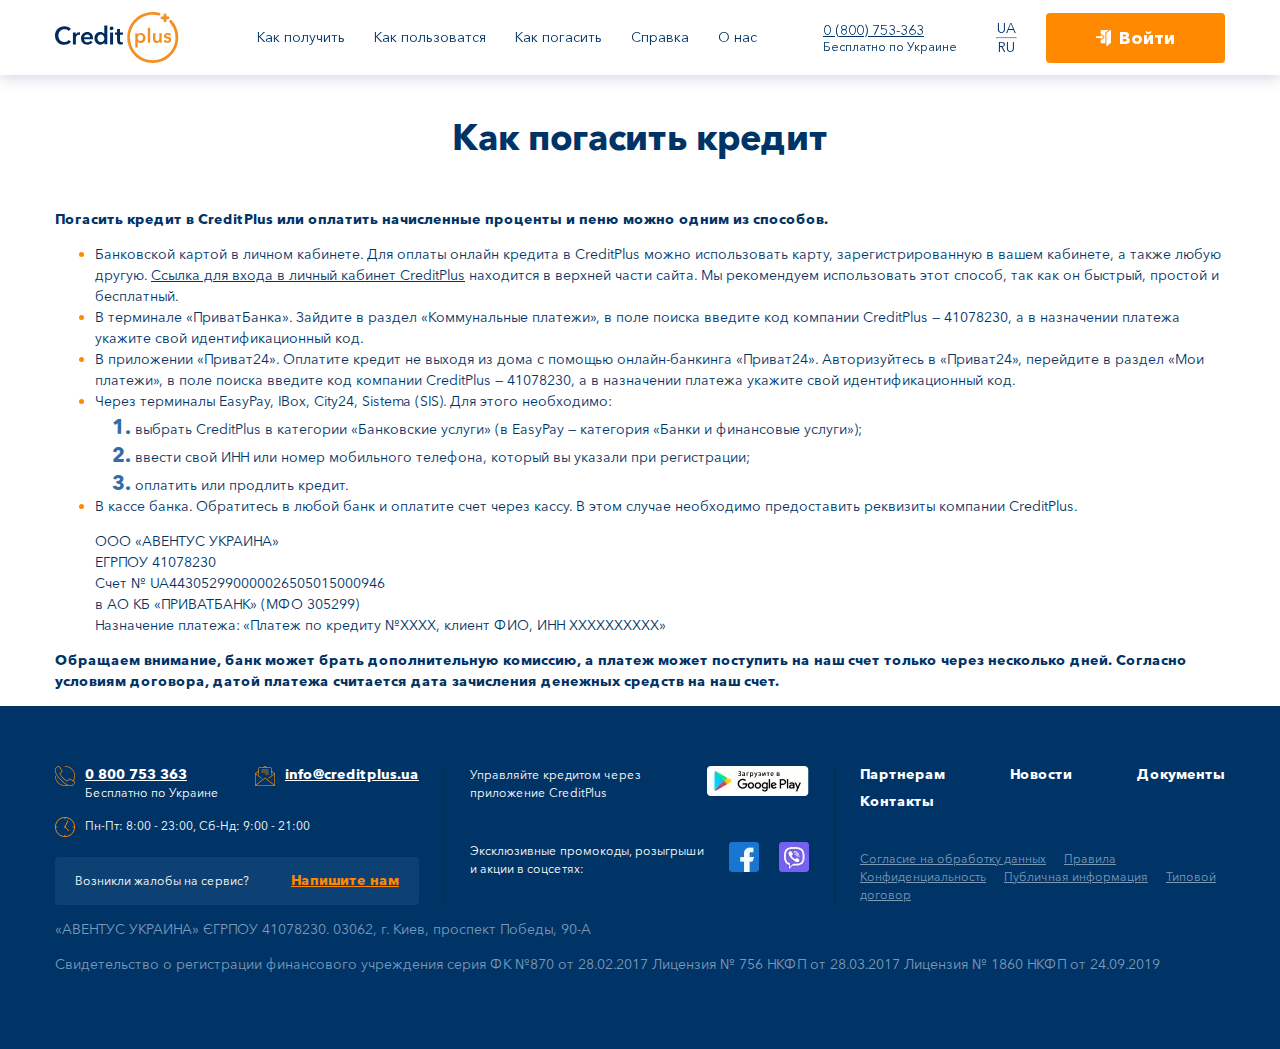
<file: how-to-repay.html>
<!DOCTYPE html>
<html lang="ru">

<head>
    <meta charset="UTF-8">
    <meta http-equiv="X-UA-Compatible" content="IE=edge">
    <meta name="viewport" content="width=device-width, initial-scale=1.0">
    <title>Как получить</title>
    <link rel="stylesheet" href="./normalize.css">
    <link rel="stylesheet" href="./fonts/stylesheet.css">
    <link rel="stylesheet" href="./style.css">
    <link rel="stylesheet" media="screen and (color)" href="./media-queries.css">
</head>

<script>
    function includeHTML() {
        var z, i, elmnt, file, xhttp;
        /* Loop through a collection of all HTML elements: */
        z = document.getElementsByTagName("*");
        for (i = 0; i < z.length; i++) {
            elmnt = z[i];
            /*search for elements with a certain atrribute:*/
            file = elmnt.getAttribute("w3-include-html");
            if (file) {
                /* Make an HTTP request using the attribute value as the file name: */
                xhttp = new XMLHttpRequest();
                xhttp.onreadystatechange = function () {
                    if (this.readyState == 4) {
                        if (this.status == 200) { elmnt.innerHTML = this.responseText; }
                        if (this.status == 404) { elmnt.innerHTML = "Page not found."; }
                        /* Remove the attribute, and call this function once more: */
                        elmnt.removeAttribute("w3-include-html");
                        includeHTML();
                    }
                }
                xhttp.open("GET", file, true);
                xhttp.send();
                /* Exit the function: */
                return;
            }
        }
    }
</script>

<body>
    <!-- header -->
    <div w3-include-html="header.html"></div>
    <main>
        <div class="content how-to-repay">
            <div class="tittle">
                <h2>Как погасить кредит</h2>
            </div>
            <h3>Погасить кредит в CreditPlus или оплатить начисленные проценты и пеню можно одним из способов.</h3>
            <ul>
                <li>
                    Банковской картой в личном кабинете. Для оплаты онлайн кредита в CreditPlus можно использовать
                    карту,
                    зарегистрированную
                    в вашем кабинете, а также любую другую. <a href="./login.html">Ссылка для входа в личный кабинет
                        CreditPlus</a> находится в
                    верхней
                    части сайта. Мы
                    рекомендуем использовать этот способ, так как он быстрый, простой и бесплатный.
                </li>
                <li>
                    В терминале «ПриватБанка». Зайдите в раздел «Коммунальные платежи», в поле поиска введите код
                    компании
                    CreditPlus —
                    41078230, а в назначении платежа укажите свой идентификационный код.
                </li>
                <li>
                    В приложении «Приват24». Оплатите кредит не выходя из дома с помощью онлайн-банкинга «Приват24».
                    Авторизуйтесь в
                    «Приват24», перейдите в раздел «Мои платежи», в поле поиска введите код компании CreditPlus —
                    41078230,
                    а в
                    назначении
                    платежа укажите свой идентификационный код.
                </li>
                <li>Через терминалы EasyPay, IBox, City24, Sistema (SIS). Для этого необходимо:</li>
                <ol>
                    <li>
                        выбрать CreditPlus в категории «Банковские услуги» (в EasyPay — категория «Банки и финансовые
                        услуги»);
                    </li>
                    <li>ввести свой ИНН или номер мобильного телефона, который вы указали при регистрации;</li>
                    <li>оплатить или продлить кредит.</li>
                </ol>
                <li>
                    В кассе банка. Обратитесь в любой банк и оплатите счет через кассу. В этом случае необходимо
                    предоставить
                    реквизиты
                    компании CreditPlus.
                </li>
                <p>
                    ООО «АВЕНТУС УКРАИНА» <br>
                    ЕГРПОУ 41078230 <br>
                    Счет № UA443052990000026505015000946 <br>
                    в АО КБ «ПРИВАТБАНК» (МФО 305299) <br>
                    Назначение платежа: «Платеж по кредиту №ХХХХ, клиент ФИО, ИНН ХХХХХХХХХХ»
                </p>
            </ul>

            <p>
                <b>
                    Обращаем внимание, банк может брать дополнительную комиссию, а платеж может поступить на наш счет
                    только
                    через несколько
                    дней. Согласно условиям договора, датой платежа считается дата зачисления денежных средств на наш
                    счет.
                </b>
            </p>
        </div>

    </main>
    <!-- футер -->
    <footer w3-include-html="footer.html"></footer>
    <script>
        includeHTML();
    </script>
</body>

</html>
</file>
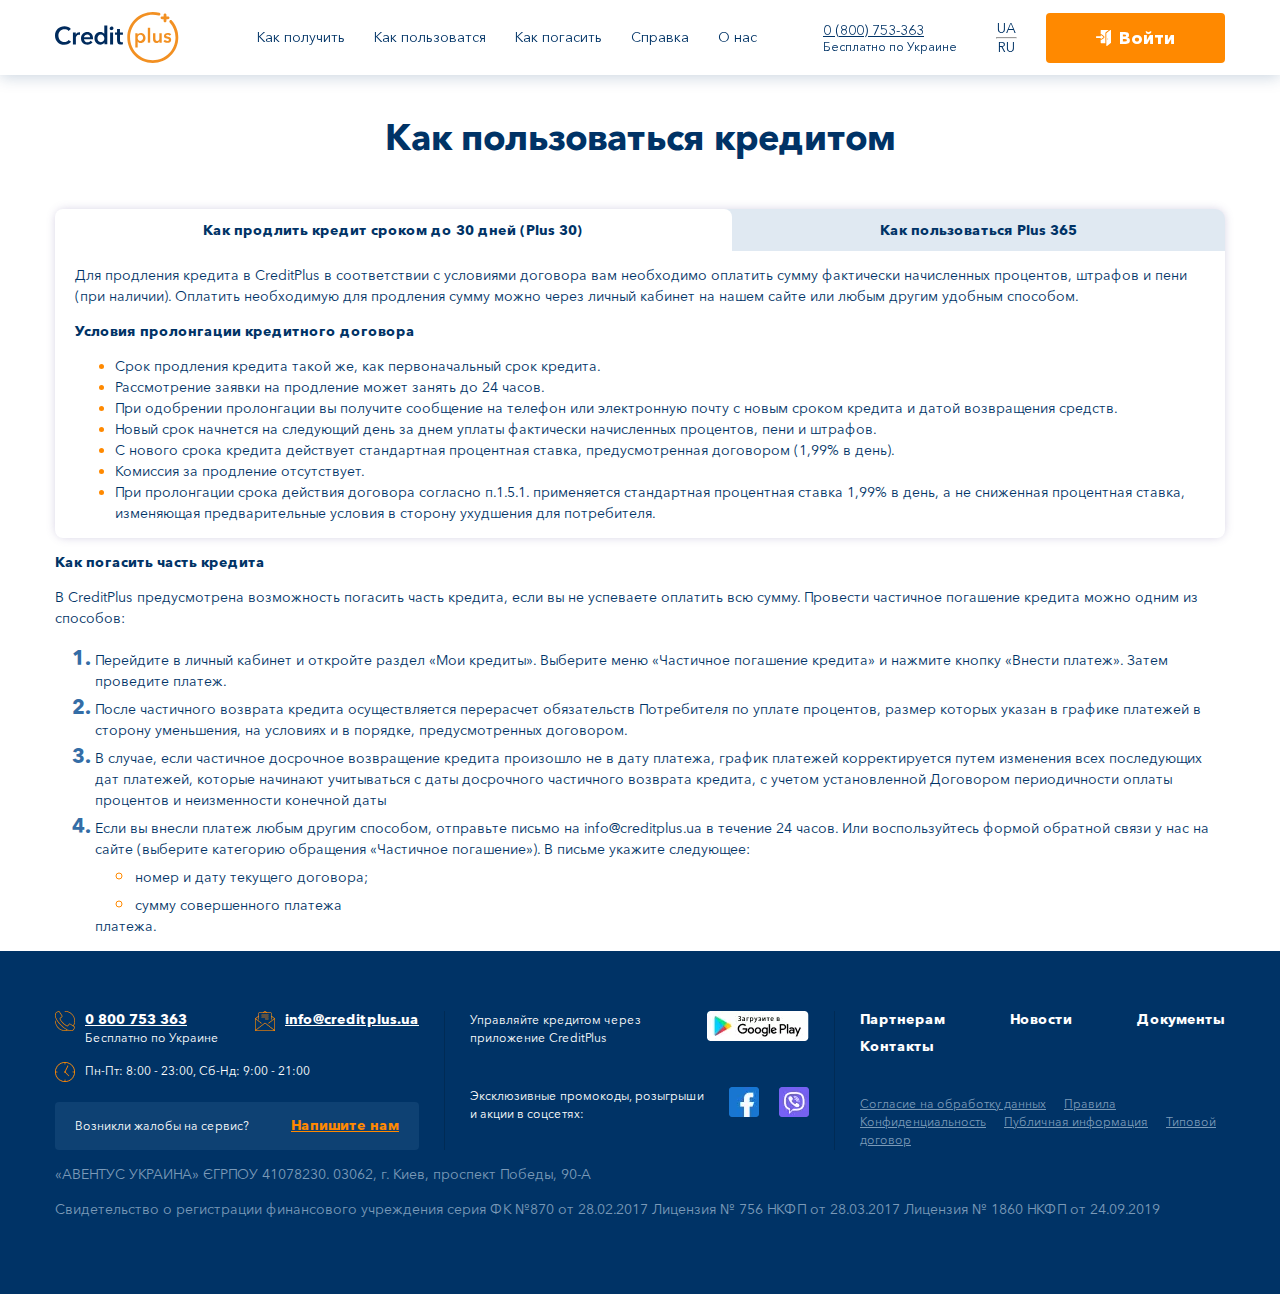
<file: how-to-use.html>
<!DOCTYPE html>
<html lang="ru">

<head>
    <meta charset="UTF-8">
    <meta http-equiv="X-UA-Compatible" content="IE=edge">
    <meta name="viewport" content="width=device-width, initial-scale=1.0">
    <title>Как получить</title>
    <link rel="stylesheet" href="./normalize.css">
    <link rel="stylesheet" href="./fonts/stylesheet.css">
    <link rel="stylesheet" href="./style.css">
    <link rel="stylesheet" media="screen and (color)" href="./media-queries.css">
</head>

<script>
    function includeHTML() {
        var z, i, elmnt, file, xhttp;
        /* Loop through a collection of all HTML elements: */
        z = document.getElementsByTagName("*");
        for (i = 0; i < z.length; i++) {
            elmnt = z[i];
            /*search for elements with a certain atrribute:*/
            file = elmnt.getAttribute("w3-include-html");
            if (file) {
                /* Make an HTTP request using the attribute value as the file name: */
                xhttp = new XMLHttpRequest();
                xhttp.onreadystatechange = function () {
                    if (this.readyState == 4) {
                        if (this.status == 200) { elmnt.innerHTML = this.responseText; }
                        if (this.status == 404) { elmnt.innerHTML = "Page not found."; }
                        /* Remove the attribute, and call this function once more: */
                        elmnt.removeAttribute("w3-include-html");
                        includeHTML();
                    }
                }
                xhttp.open("GET", file, true);
                xhttp.send();
                /* Exit the function: */
                return;
            }
        }
    }
</script>

<body>
    <!-- header -->
    <div w3-include-html="header.html"></div>
    <main>
        <div class="content how-to-use">

            <div class="tittle">
                <h2>Как пользоваться кредитом</h2>
            </div>
            <div class="tabs card">
                <input type="radio" name="tab-btn" id="tab-btn-1" checked>
                <label for="tab-btn-1">Как продлить кредит сроком до 30 дней (Plus 30)</label>
                <input type="radio" name="tab-btn" id="tab-btn-2">
                <label for="tab-btn-2">Как пользоваться Plus 365</label>
                <div class="tabs_content">
                    <div id="content-1">
                        <p>
                            Для продления кредита в CreditPlus в соответствии с условиями договора вам необходимо
                            оплатить
                            сумму фактически
                            начисленных процентов, штрафов и пени (при наличии). Оплатить необходимую для продления
                            сумму
                            можно через личный кабинет
                            на нашем сайте или любым другим удобным способом.
                        </p>
                        <h3>Условия пролонгации кредитного договора</h3>
                        <ul>
                            <li>Срок продления кредита такой же, как первоначальный срок кредита.</li>
                            <li>Рассмотрение заявки на продление может занять до 24 часов.</li>
                            <li>
                                При одобрении пролонгации вы получите сообщение на телефон или электронную почту с
                                новым
                                сроком
                                кредита и датой
                                возвращения средств.
                            </li>
                            <li>
                                Новый срок начнется на следующий день за днем ​​уплаты фактически начисленных
                                процентов,
                                пени и
                                штрафов.
                            </li>
                            <li>
                                С нового срока кредита действует стандартная процентная ставка, предусмотренная
                                договором
                                (1,99%
                                в день).
                            </li>
                            <li>Комиссия за продление отсутствует.</li>
                            <li>
                                При пролонгации срока действия договора согласно п.1.5.1. применяется стандартная
                                процентная
                                ставка 1,99% в день, а не
                                сниженная процентная ставка, изменяющая предварительные условия в сторону ухудшения
                                для
                                потребителя.
                            </li>
                        </ul>
                    </div>
                    <div id="content-2">
                        <p>
                            Для надлежащего использования кредита в CreditPlus в соответствии с условиями договора
                            вам
                            необходимо в определенные
                            договором сроки (периодичность платежей Потребитель выбирает самостоятельно при
                            заключении
                            договора) оплатить проценты
                            за пользование кредитом в размере фактически начисленных процентов.
                        </p>
                        <p>
                            Оплатить сумму процентов за пользование кредитом можно через личный кабинет на нашем
                            сайте
                            или
                            любым другим удобным
                            способом.
                        <h3>Условия пользования кредитом согласно условиям договора</h3>
                        <ul>
                            <li>
                                Условия пользования кредитом согласно условиям договора
                                Периодичность платежей за пользование кредитом одинакова в течение всего срока
                                действия
                                договора
                                и выбирается
                            </li>
                            <li>
                                Потребителем при заключении договора. Периодичность оплаты процентов за пользование
                                кредитом
                                может составлять от 3 до 30
                                календарных дней.
                            </li>
                            <li>
                                После оплаты процентов за пользование вам поступит сообщение на телефон или
                                электронную
                                почту с
                                подтверждением получения
                                оплаты.
                            </li>
                            <li>
                                После первого периода использования кредита действует стандартная процентная ставка,
                                предусмотренная договором (1,99% в
                                день).
                            </li>
                        </ul>
                    </div>
                </div>
            </div>

            <h3>Как погасить часть кредита</h3>
            <p>
                В CreditPlus предусмотрена возможность погасить часть кредита, если вы не успеваете оплатить всю
                сумму.
                Провести
                частичное погашение кредита можно одним из способов:
            </p>

            <ol>
                <li>
                    Перейдите в личный кабинет и откройте раздел «Мои кредиты». Выберите меню «Частичное погашение
                    кредита»
                    и нажмите кнопку
                    «Внести платеж». Затем проведите платеж.
                </li>
                <li>
                    После частичного возврата кредита осуществляется перерасчет обязательств Потребителя по уплате
                    процентов, размер которых
                    указан в графике платежей в сторону уменьшения, на условиях и в порядке, предусмотренных
                    договором.
                </li>
                <li>
                    В случае, если частичное досрочное возвращение кредита произошло не в дату платежа, график
                    платежей
                    корректируется путем
                    изменения всех последующих дат платежей, которые начинают учитываться с даты досрочного
                    частичного
                    возврата кредита, с
                    учетом установленной Договором периодичности оплаты процентов и неизменности конечной даты
                <li>
                    Если вы внесли платеж любым другим способом, отправьте письмо на info@creditplus.ua в течение 24
                    часов.
                    Или
                    воспользуйтесь формой обратной связи у нас на сайте (выберите категорию обращения «Частичное
                    погашение»). В письме
                    укажите следующее:
                    <ul>
                        <li>номер и дату текущего договора;</li>
                        <li>сумму совершенного платежа</li>
                    </ul> платежа.
                </li>

            </ol>

        </div>

    </main>
    <!-- футер -->
    <footer w3-include-html="footer.html"></footer>
    <script>
        includeHTML();
    </script>
</body>

</html>
</file>
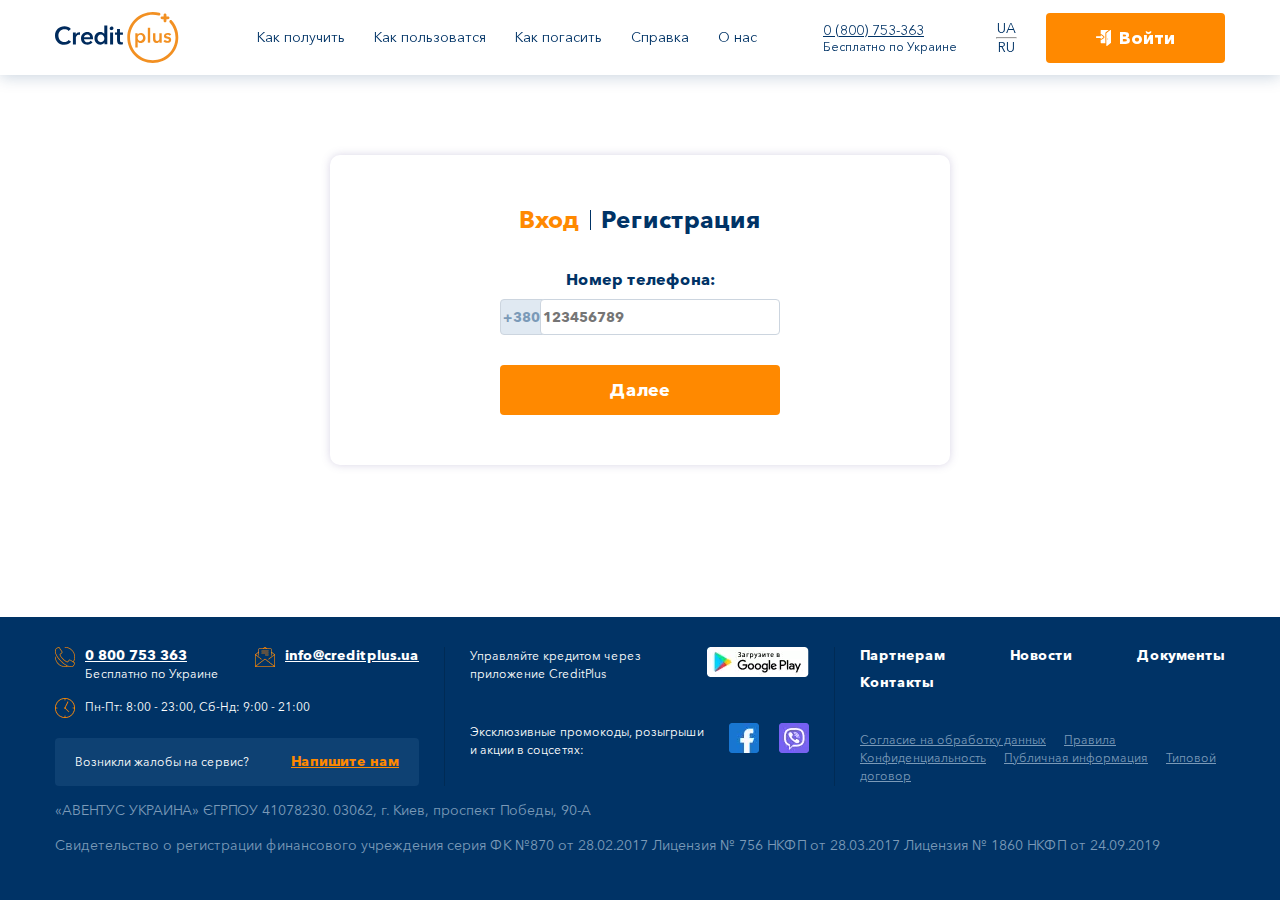
<file: login.html>
<!DOCTYPE html>
<html lang="ru">

<head>
    <meta charset="UTF-8">
    <meta http-equiv="X-UA-Compatible" content="IE=edge">
    <meta name="viewport" content="width=device-width, initial-scale=1.0">
    <title>Войти в личный кабинет</title>
    <link rel="stylesheet" href="./normalize.css">
    <link rel="stylesheet" href="./fonts/stylesheet.css">
    <link rel="stylesheet" href="./style.css">
    <link rel="stylesheet" href="./login.css">
    <link rel="stylesheet" href="./registration.css">
    <link rel="stylesheet" media="screen and (color)" href="./media-queries.css">
</head>
<script>
    function includeHTML() {
        var z, i, elmnt, file, xhttp;
        /* Loop through a collection of all HTML elements: */
        z = document.getElementsByTagName("*");
        for (i = 0; i < z.length; i++) {
            elmnt = z[i];
            /*search for elements with a certain atrribute:*/
            file = elmnt.getAttribute("w3-include-html");
            if (file) {
                /* Make an HTTP request using the attribute value as the file name: */
                xhttp = new XMLHttpRequest();
                xhttp.onreadystatechange = function () {
                    if (this.readyState == 4) {
                        if (this.status == 200) { elmnt.innerHTML = this.responseText; }
                        if (this.status == 404) { elmnt.innerHTML = "Page not found."; }
                        /* Remove the attribute, and call this function once more: */
                        elmnt.removeAttribute("w3-include-html");
                        includeHTML();
                    }
                }
                xhttp.open("GET", file, true);
                xhttp.send();
                /* Exit the function: */
                return;
            }
        }
    }
</script>

<body>

    <div w3-include-html="header.html"></div>

    <main>
        <div class="login-page">
            <div class="content">
                <div class="card login-card">
                    <div class="login-card_tittle">
                        <a class="disabled" href="./login.html">Вход</a>
                        <div class="login-card_vl"></div>
                        <a href="./registration.html">Регистрация</a>
                    </div>
                    <form action="" method="">
                        <label for="telephone" class="login-card_form-tittle">Номер телефона:</label>
                        <div class="login-card_phone tel-number">
                            <input class="tel_country" type="tel" placeholder="+380" readonly value="+380">
                            <input type="tel" autocomplete="on" pattern="[0-9]{9}" inputmode="tel" name="user_tel"
                                id="telephone" placeholder="123456789">
                        </div>
                        <button class="login-card_submit-button" type="submit">Далее</button>
                    </form>
                </div>
            </div>
        </div>
    </main>

    <div w3-include-html="footer.html"></div>

    <script src="./js/script.js"></script>
    <script>
        includeHTML();
    </script>
</body>

</html>
</file>
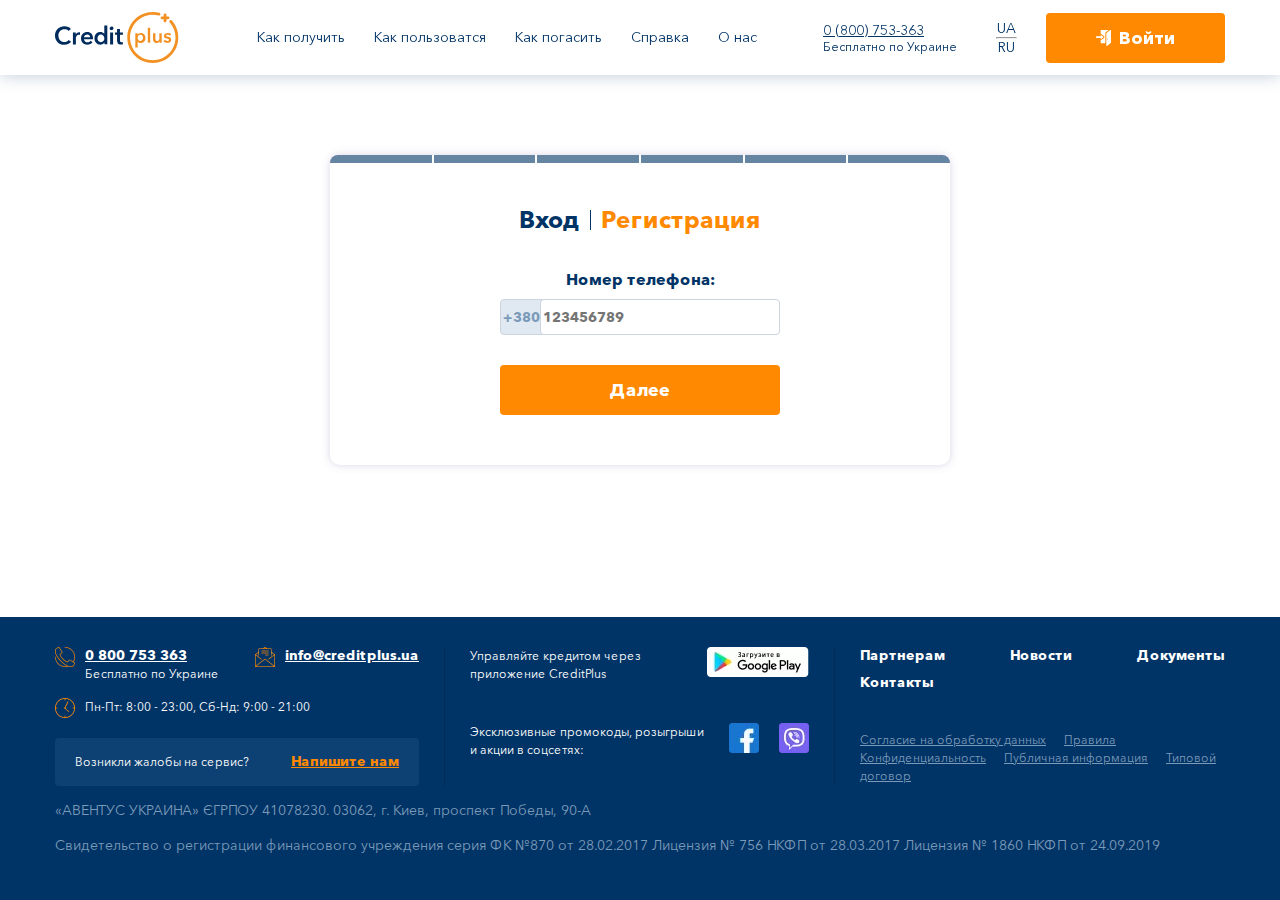
<file: registration.html>
<!DOCTYPE html>
<html lang="ru">

<head>
    <meta charset="UTF-8">
    <meta http-equiv="X-UA-Compatible" content="IE=edge">
    <meta name="viewport" content="width=device-width, initial-scale=1.0">
    <title>Регистрация</title>
    <link rel="stylesheet" href="./normalize.css">
    <link rel="stylesheet" href="./fonts/stylesheet.css">
    <link rel="stylesheet" href="./style.css">
    <link rel="stylesheet" href="./flickity/flickity.css">
    <!-- <link rel="stylesheet" href="./login.css"> -->
    <link rel="stylesheet" href="./registration.css">
    <link rel="stylesheet" media="screen and (color)" href="./media-queries.css">
</head>

<script>
    function includeHTML() {
        var z, i, elmnt, file, xhttp;
        /* Loop through a collection of all HTML elements: */
        z = document.getElementsByTagName("*");
        for (i = 0; i < z.length; i++) {
            elmnt = z[i];
            /*search for elements with a certain atrribute:*/
            file = elmnt.getAttribute("w3-include-html");
            if (file) {
                /* Make an HTTP request using the attribute value as the file name: */
                xhttp = new XMLHttpRequest();
                xhttp.onreadystatechange = function () {
                    if (this.readyState == 4) {
                        if (this.status == 200) { elmnt.innerHTML = this.responseText; }
                        if (this.status == 404) { elmnt.innerHTML = "Page not found."; }
                        /* Remove the attribute, and call this function once more: */
                        elmnt.removeAttribute("w3-include-html");
                        includeHTML();
                    }
                }
                xhttp.open("GET", file, true);
                xhttp.send();
                /* Exit the function: */
                return;
            }
        }
    }
</script>

<body>

    <div w3-include-html="header.html"></div>


    <main>
        <div class="reg-page">
            <div class="content">

                <div class="card login-card">
                    <div class="step_progress">
                        <span class="step"></span>
                        <span class="step"></span>
                        <span class="step"></span>
                        <span class="step"></span>
                        <span class="step"></span>
                        <span class="step"></span>
                        <!-- <span class="step"></span> -->
                    </div>
                    <!-- <div class="login-card_tittle">
                        <a href="./login.html">Вход</a>
                        <div class="login-card_vl"></div>
                        <a class="disabled" href="./registration.html">Регистрация</a>
                    </div>
                    <form action="" method="">
                        <label for="telephone" class="login-card_form-tittle">Номер телефона</label>
                        <div class="login-card_phone">
                            <input class="tel_country" type="tel" placeholder="+380" disabled>
                            <input class="tel_input" type="tel" autocomplete="on" pattern="[0-9]{9}" inputmode="tel"
                                name="user_tel" id="telephone" placeholder="123456789">
                        </div>
                        <button class="login-card_submit-button" type="submit">Далее</button>
                    </form> -->
                    <div class="login-card_tittle">
                        <a href="./login.html">Вход</a>
                        <div class="login-card_vl"></div>
                        <a class="disabled" href="./registration.html">Регистрация</a>
                    </div>
                    <form id="regForm" action="">
                        <div class="tab">
                            <div class="reg-card_form-tittle">Номер телефона:</div>
                            <p class="tel-number">
                                <input class="tel_country" type="tel" placeholder="+380" readonly value="+380">
                                <input class="" type="number" autocomplete="on" pattern="[0-9]{9}" inputmode="tel"
                                    name="user_tel" placeholder="123456789" oninput="this.className = ''">
                            </p>
                        </div>
                        <div class="tab">
                            <div class="reg-card_form-tittle">Код из смс:</div>
                            <p><input type="number" placeholder="12-34" pattern="[0-9]{4}"
                                    oninput="this.className = ''"></p>
                        </div>
                        <div class="tab">
                            <div class="reg-card_form-tittle">Личные данные:</div>
                            <p>Фамилия<br><input type="text" placeholder="" oninput="this.className = ''"></p>
                            <p>Имя<br><input placeholder="" oninput="this.className = ''"></p>
                            <p>Отчество<br><input placeholder="" oninput="this.className = ''"></p>
                            <p>Дата рождения<br><input type="date" placeholder="" oninput="this.className = ''"></p>
                        </div>
                        <div class="tab">
                            <div class="reg-card_form-tittle">Адрес регистрации:</div>
                            <p>Область<br>
                                <input placeholder="" oninput="this.className = ''">
                            </p>
                            <p>Район<br><input placeholder="" oninput="this.className = ''"></p>
                            <p>Город/Населёный пункт<br><input placeholder="" oninput="this.className = ''"></p>
                            <p>Индекс<br><input placeholder="" oninput="this.className = ''"></p>
                            <p>Улица<br><input placeholder="" oninput="this.className = ''"></p>
                            <p>Дом<br><input type="number" placeholder="" oninput="this.className = ''"></p>
                            <p>Квартира<br><input type="number" placeholder="" oninput="this.className = ''"></p>
                        </div>
                        <div class="tab">
                            <div class="reg-card_form-tittle">Деятельность:</div>
                            <p>Вид деятельности<br><input placeholder="" oninput="this.className = ''"></p>
                            <p>Доход в месяц<br><input type="number" placeholder="" oninput="this.className = ''"></p>
                        </div>
                        <div class="tab">
                            <div class="reg-card_form-tittle">Дополнительная информация:</div>
                            <p>Образование<br><input placeholder="" oninput="this.className = ''"></p>
                            <p>Семейное положение<br><input placeholder="" oninput="this.className = ''"></p>
                            <p>Количествор детей до 18 лет<br><input type="number" placeholder=""
                                    oninput="this.className = ''"></p>
                            <p class="login-card_form-tittle" style="margin-bottom: 0;">Дополнительные контактные
                                данные:</p>
                            <p style="font-size:x-small; margin-top: 0;">В случае отсутствия связи с основным
                                номером<br></p>
                            <p>Номер телефона<br><input type="number" placeholder="" oninput="this.className = ''"></p>
                            <p>Кому пренадлежит<br><input placeholder="" oninput="this.className = ''"></p>
                        </div>
                        <!-- <div class="tab">
                            <div class="reg-card_form-tittle">Регистрация завершена!</div>
                        </div> -->
                        <div style="overflow:auto;">
                            <div style="float:right;">
                                <!-- <button class="login-card_submit-button" type="button" id="prevBtn"
                                    onclick="nextPrev(-1)">Назад</button> -->
                                <button class="login-card_submit-button" type="button" id="nextBtn"
                                    onclick="nextPrev(1)">Далее</button>
                            </div>
                        </div>

                    </form>

                </div>
            </div>
        </div>
        </form>
    </main>
    <div w3-include-html="footer.html"></div>

    <script src="./js/script.js"></script>
    <script src="./js/registration.js"></script>

    <script>
        includeHTML();
    </script>
</body>

</html>
</file>
<file: fonts/stylesheet.css>
/* This stylesheet generated by Transfonter (https://transfonter.org) on July 4, 2017 2:43 AM */

@font-face {
  font-family: 'Avenir Next Cyr';
  src: url('AvenirNextCyr-BoldItalic.eot');
  src: local('Avenir Next Cyr Bold Italic'), local('AvenirNextCyr-BoldItalic'),
    url('AvenirNextCyr-BoldItalic.eot?#iefix') format('embedded-opentype'),
    url('AvenirNextCyr-BoldItalic.woff') format('woff'),
    url('AvenirNextCyr-BoldItalic.ttf') format('truetype');
  font-weight: bold;
  font-style: italic;
  font-display: swap;
}

@font-face {
  font-family: 'Avenir Next Cyr';
  src: url('AvenirNextCyr-Light.eot');
  src: local('Avenir Next Cyr Light'), local('AvenirNextCyr-Light'),
    url('AvenirNextCyr-Light.eot?#iefix') format('embedded-opentype'),
    url('AvenirNextCyr-Light.woff') format('woff'),
    url('AvenirNextCyr-Light.ttf') format('truetype');
  font-weight: 300;
  font-style: normal;
  font-display: swap;
}

@font-face {
  font-family: 'Avenir Next Cyr';
  src: url('AvenirNextCyr-Demi.eot');
  src: local('Avenir Next Cyr Demi'), local('AvenirNextCyr-Demi'),
    url('AvenirNextCyr-Demi.eot?#iefix') format('embedded-opentype'),
    url('AvenirNextCyr-Demi.woff') format('woff'),
    url('AvenirNextCyr-Demi.ttf') format('truetype');
  font-weight: bold;
  font-style: normal;
  font-display: swap;
}

@font-face {
  font-family: 'Avenir Next Cyr';
  src: url('AvenirNextCyr-ThinItalic.eot');
  src: local('Avenir Next Cyr Thin Italic'), local('AvenirNextCyr-ThinItalic'),
    url('AvenirNextCyr-ThinItalic.eot?#iefix') format('embedded-opentype'),
    url('AvenirNextCyr-ThinItalic.woff') format('woff'),
    url('AvenirNextCyr-ThinItalic.ttf') format('truetype');
  font-weight: 100;
  font-style: italic;
  font-display: swap;
}

@font-face {
  font-family: 'Avenir Next Cyr';
  src: url('AvenirNextCyr-Italic.eot');
  src: local('Avenir Next Cyr Italic'), local('AvenirNextCyr-Italic'),
    url('AvenirNextCyr-Italic.eot?#iefix') format('embedded-opentype'),
    url('AvenirNextCyr-Italic.woff') format('woff'),
    url('AvenirNextCyr-Italic.ttf') format('truetype');
  font-weight: normal;
  font-style: italic;
  font-display: swap;
}

@font-face {
  font-family: 'Avenir Next Cyr';
  src: url('AvenirNextCyr-HeavyItalic.eot');
  src: local('Avenir Next Cyr Heavy Italic'), local('AvenirNextCyr-HeavyItalic'),
    url('AvenirNextCyr-HeavyItalic.eot?#iefix') format('embedded-opentype'),
    url('AvenirNextCyr-HeavyItalic.woff') format('woff'),
    url('AvenirNextCyr-HeavyItalic.ttf') format('truetype');
  font-weight: 900;
  font-style: italic;
  font-display: swap;
}

@font-face {
  font-family: 'Avenir Next Cyr';
  src: url('AvenirNextCyr-MediumItalic.eot');
  src: local('Avenir Next Cyr Medium Italic'),
    local('AvenirNextCyr-MediumItalic'),
    url('AvenirNextCyr-MediumItalic.eot?#iefix') format('embedded-opentype'),
    url('AvenirNextCyr-MediumItalic.woff') format('woff'),
    url('AvenirNextCyr-MediumItalic.ttf') format('truetype');
  font-weight: 500;
  font-style: italic;
  font-display: swap;
}

@font-face {
  font-family: 'Avenir Next Cyr';
  src: url('AvenirNextCyr-LightItalic.eot');
  src: local('Avenir Next Cyr Light Italic'), local('AvenirNextCyr-LightItalic'),
    url('AvenirNextCyr-LightItalic.eot?#iefix') format('embedded-opentype'),
    url('AvenirNextCyr-LightItalic.woff') format('woff'),
    url('AvenirNextCyr-LightItalic.ttf') format('truetype');
  font-weight: 300;
  font-style: italic;
  font-display: swap;
}

@font-face {
  font-family: 'Avenir Next Cyr';
  src: url('AvenirNextCyr-Medium.eot');
  src: local('Avenir Next Cyr Medium'), local('AvenirNextCyr-Medium'),
    url('AvenirNextCyr-Medium.eot?#iefix') format('embedded-opentype'),
    url('AvenirNextCyr-Medium.woff') format('woff'),
    url('AvenirNextCyr-Medium.ttf') format('truetype');
  font-weight: 500;
  font-style: normal;
  font-display: swap;
}

@font-face {
  font-family: 'Avenir Next Cyr Ultra';
  src: url('AvenirNextCyr-UltraLightIt.eot');
  src: local('Avenir Next Cyr Ultra Light Italic'),
    local('AvenirNextCyr-UltraLightIt'),
    url('AvenirNextCyr-UltraLightIt.eot?#iefix') format('embedded-opentype'),
    url('AvenirNextCyr-UltraLightIt.woff') format('woff'),
    url('AvenirNextCyr-UltraLightIt.ttf') format('truetype');
  font-weight: 200;
  font-style: italic;
  font-display: swap;
}

@font-face {
  font-family: 'Avenir Next Cyr';
  src: url('AvenirNextCyr-Regular.eot');
  src: local('Avenir Next Cyr Regular'), local('AvenirNextCyr-Regular'),
    url('AvenirNextCyr-Regular.eot?#iefix') format('embedded-opentype'),
    url('AvenirNextCyr-Regular.woff') format('woff'),
    url('AvenirNextCyr-Regular.ttf') format('truetype');
  font-weight: normal;
  font-style: normal;
  font-display: swap;
}

@font-face {
  font-family: 'Avenir Next Cyr Ultra';
  src: url('AvenirNextCyr-UltraLight.eot');
  src: local('Avenir Next Cyr Ultra Light'), local('AvenirNextCyr-UltraLight'),
    url('AvenirNextCyr-UltraLight.eot?#iefix') format('embedded-opentype'),
    url('AvenirNextCyr-UltraLight.woff') format('woff'),
    url('AvenirNextCyr-UltraLight.ttf') format('truetype');
  font-weight: 200;
  font-style: normal;
  font-display: swap;
}

@font-face {
  font-family: 'Avenir Next Cyr';
  src: url('AvenirNextCyr-Heavy.eot');
  src: local('Avenir Next Cyr Heavy'), local('AvenirNextCyr-Heavy'),
    url('AvenirNextCyr-Heavy.eot?#iefix') format('embedded-opentype'),
    url('AvenirNextCyr-Heavy.woff') format('woff'),
    url('AvenirNextCyr-Heavy.ttf') format('truetype');
  font-weight: 900;
  font-style: normal;
  font-display: swap;
}

@font-face {
  font-family: 'Avenir Next Cyr';
  src: url('AvenirNextCyr-Bold.eot');
  src: local('Avenir Next Cyr Bold'), local('AvenirNextCyr-Bold'),
    url('AvenirNextCyr-Bold.eot?#iefix') format('embedded-opentype'),
    url('AvenirNextCyr-Bold.woff') format('woff'),
    url('AvenirNextCyr-Bold.ttf') format('truetype');
  font-weight: bold;
  font-style: normal;
  font-display: swap;
}

@font-face {
  font-family: 'Avenir Next Cyr';
  src: url('AvenirNextCyr-DemiItalic.eot');
  src: local('Avenir Next Cyr Demi Italic'), local('AvenirNextCyr-DemiItalic'),
    url('AvenirNextCyr-DemiItalic.eot?#iefix') format('embedded-opentype'),
    url('AvenirNextCyr-DemiItalic.woff') format('woff'),
    url('AvenirNextCyr-DemiItalic.ttf') format('truetype');
  font-weight: bold;
  font-style: italic;
  font-display: swap;
}

@font-face {
  font-family: 'Avenir Next Cyr';
  src: url('AvenirNextCyr-Thin.eot');
  src: local('Avenir Next Cyr Thin'), local('AvenirNextCyr-Thin'),
    url('AvenirNextCyr-Thin.eot?#iefix') format('embedded-opentype'),
    url('AvenirNextCyr-Thin.woff') format('woff'),
    url('AvenirNextCyr-Thin.ttf') format('truetype');
  font-weight: 100;
  font-style: normal;
  font-display: swap;
}
</file>
<file: style.css>
:root {
  --main-color: #ff8900;
  --blue-color: #003366;
}
html,
body {
  height: 100%;
}
body {
  background: #fff;
}
main {
  /* для прижима футера внизу страницы 
  Высота - высота футера. */
  min-height: calc(100vh - 283px);
}
a {
  text-decoration: none;
}
h1 {
  margin: 0;
  margin-bottom: 13px;
  font-family: Avenir Next Cyr;
  font-style: normal;
  font-weight: 750;
  font-size: 50.2362px;
  line-height: 62px;
  /* identical to box height */
  color: var(--blue-color);
}
h2 {
  font-family: Avenir Next Cyr;
  font-style: normal;
  font-weight: 600;
  font-size: 36px;
  line-height: 44px;
  color: var(--blue-color);
  margin: 0 0 50px 0;
  text-align: center;
}
h3 {
  font-family: Avenir Next Cyr;
  font-style: normal;
  font-weight: 600;
  font-size: 14px;
  line-height: 150%;
  color: var(--blue-color);
}
h4 {
  font-family: Avenir Next Cyr;
  font-style: normal;
  font-weight: normal;
  font-weight: 500;
  font-size: 14px;
  color: var(--blue-color);
  margin-left: 30px;
}
p {
  font-family: Avenir Next Cyr;
  font-style: normal;
  font-weight: normal;
  font-size: 14px;
  line-height: 150%;
  color: var(--blue-color);
}
.login-card_tittle a.disabled {
  pointer-events: none; /* делаем элемент неактивным для взаимодействия */
  cursor: default; /*  курсор в виде стрелки */
  color: var(--main-color);
}
.card {
  background: #ffffff;
  box-shadow: 0px 0px 8px rgba(103, 87, 156, 0.25);
  border-radius: 10px;
}
/* header */

.header {
  position: fixed;
  top: 0;
  left: 0;
  background: #ffffff;
  box-shadow: 0px 2px 15px rgba(0, 51, 102, 0.21);
  z-index: 2;
  width: 100%;
  padding: 12px 0px;
}

.content {
  max-width: 1170px;
  margin: 0 auto;
  padding: 0 20px;
}
.header_content {
  display: flex;
  align-items: center;
  justify-content: space-between;
}
.header_logo {
  flex: 0 0 125px;
  height: 51px;
  margin-right: 10px;
}

.header_links a {
  font-family: Avenir Next Cyr;
  font-style: normal;
  font-weight: normal;
  font-size: 14px;
  line-height: 17px;
  color: var(--blue-color);
  flex: none;
  order: 0;
  flex-grow: 0;
  margin-right: 25px;
}
.header_links a:hover {
  color: var(--main-color);
}
.header_links a:last-child {
  margin-right: 0px;
}
.header_menu {
  display: flex;
  flex-direction: row;
  align-items: center;
}
.header_phone {
  display: flex;
  flex-direction: column;
  /* align-items: center; */
  margin-right: 40px;
}
.header_phone a {
  font-family: Avenir Next Cyr;
  font-style: normal;
  font-weight: normal;
  font-size: 14px;
  line-height: 17px;
  text-decoration-line: underline;
  color: var(--blue-color);
}

.header_phone:hover .header__popup {
  display: flex;
}
.header_phone span {
  font-family: Avenir Next Cyr;
  font-style: normal;
  font-weight: normal;
  font-size: 12px;
  line-height: 15px;
  color: var(--blue-color);
}

.header__popup {
  flex-direction: column;
  align-items: center;
  margin-left: -25px;
  margin-top: 60px;
  position: absolute;
  display: none;
  padding: 15px;
  row-gap: 15px;
  transition: opacity 1s ease;
}
.header__popup a {
  font-size: 24px;
  font-weight: 700;
  font-family: Avenir Next Cyr, sans-serif;
  color: var(--blue-color);
  white-space: nowrap;
}

.header_lang {
  display: flex;
  flex-direction: column;
  align-items: center;
  margin-right: 30px;
}
.header_lang hr {
  background: #ccd5df;
  border-radius: 3px;
  width: 100%;
  margin: 0px;
}
.header_lang a {
  font-family: Avenir Next Cyr;
  font-style: normal;
  font-weight: normal;
  font-size: 14px;
  line-height: 17px;
  text-align: right;
  color: var(--blue-color);
  text-decoration: none;
}

.header_login_button {
  display: flex;
  flex-direction: row;
  background: var(--main-color);
  border-radius: 4px;
  padding: 14px 50px;
  transition: 0.6s ease;
}
.header_login_button:hover {
  box-shadow: 0px 0px 8px rgba(0, 0, 0, 0.534);
}
.header_login_button svg {
  width: 15px;
  height: auto;
  margin-right: 8px;
  fill: white;
}
.header_login_button span {
  font-family: Avenir Next Cyr;
  font-style: normal;
  font-weight: 600;
  font-size: 18px;
  line-height: 22px;
  text-align: center;
  color: #ffffff;
}

/* navbar */

.navbar {
  margin-left: 30px;
  display: none;
  /* height: 50px; */
  /* width: 100%; */
  /* box-shadow: 0 1px 4px rgb(146 161 176 / 15%); */
}
.nav-container {
  display: flex;
  justify-content: space-between;
  align-items: center;
  height: 50px;
  width: 90%;
}
.nav-container .checkbox {
  /* position: absolute; */
  display: block;
  height: 32px;
  width: 32px;
  top: 20px;
  left: 20px;
  z-index: 5;
  opacity: 0;
  cursor: pointer;
}

.nav-container .hamburger-lines {
  display: block;
  height: 26px;
  width: 32px;
  position: absolute;
  /* top: 17px;
  left: 20px; */
  z-index: 2;
  display: flex;
  flex-direction: column;
  justify-content: space-between;
}

.nav-container .hamburger-lines .line {
  display: block;
  height: 4px;
  width: 100%;
  border-radius: 10px;
  background: var(--main-color);
}

.nav-container .hamburger-lines .line1 {
  transform-origin: 0% 0%;
  transition: transform 0.4s ease-in-out;
}

.nav-container .hamburger-lines .line2 {
  transition: transform 0.2s ease-in-out;
}

.nav-container .hamburger-lines .line3 {
  transform-origin: 0% 100%;
  transition: transform 0.4s ease-in-out;
}
.navbar .menu-items {
  margin-top: 300px;
  background: rgb(255, 255, 255);
  box-shadow: 0px 20px 15px rgb(0 51 102 / 21%);
  /* height: 100%; */
  width: 100%;
  transform: translate(200%);
  display: flex;
  flex-direction: column;
  margin-left: 50px;
  padding-left: 50px;
  transition: transform 0.5s ease-in-out;
  text-align: center;
  position: absolute;
}

.navbar .menu-items li {
  margin-bottom: 1.2rem;
  font-size: 1.5rem;
  font-weight: 500;
  list-style-type: none;
}

.nav-container input[type='checkbox']:checked ~ .menu-items {
  transform: translateX(-100%);
}

.nav-container input[type='checkbox']:checked ~ .hamburger-lines .line1 {
  transform: rotate(45deg);
}

.nav-container input[type='checkbox']:checked ~ .hamburger-lines .line2 {
  transform: scaleY(0);
}

.nav-container input[type='checkbox']:checked ~ .hamburger-lines .line3 {
  transform: rotate(-45deg);
}
/* модальные окна  */
.modal {
  display: flex;
  justify-content: center;
  align-items: center;
  position: fixed;
  /* фиксированное положение */
  top: 0;
  right: 0;
  bottom: 0;
  left: 0;
  background: rgba(0, 0, 0, 0.562);
  /* цвет фона */
  z-index: 1050;
  opacity: 0;
  /* по умолчанию модальное окно прозрачно */
  -webkit-transition: opacity 400ms ease-in;
  -moz-transition: opacity 400ms ease-in;
  transition: opacity 400ms ease-in;
  /* анимация перехода */
  pointer-events: none;
  /* элемент невидим для событий мыши */
}
/* при отображении модального окно */
.modal:target {
  opacity: 1; /* делаем окно видимым */
  pointer-events: auto; /* элемент видим для событий мыши */
  overflow-y: auto; /* добавляем прокрутку по y, когда элемент не помещается на страницу */
}
.modal-promo {
  position: absolute;
  width: 620px;
  height: 281px;
  background: #ffffff;
  box-shadow: 0px 1px 5px rgba(0, 0, 0, 0.15);
  border-radius: 4px;
  display: flex;
  flex-direction: column;
  align-items: center;
  justify-content: center;
}
.modal-promo_close-button {
  position: absolute;
  right: 20px;
  top: 20px;
  font-family: sans-serif;
  font-size: 24px;
  font-weight: 700;
  line-height: 1;
  color: #000;
  text-shadow: 0 1px 0 #fff;
  opacity: 0.5;
  text-decoration: none;
}
.modal-promo_tittle h3 {
  font-family: Avenir Next Cyr;
  font-style: normal;
  font-weight: 500;
  font-size: 24px;
  line-height: 29px;
  text-align: center;
  color: var(--blue-color);
  margin: 0 0 10px 0;
}
.modal-promo_text {
  font-family: Avenir Next Cyr;
  font-style: normal;
  font-weight: normal;
  font-size: 16px;
  line-height: 130%;
  text-align: center;
  color: var(--blue-color);
  margin-bottom: 30px;
}
.modal-promo_login {
}
.modal-promo_login-button {
  width: 336px;
  height: 50px;
  background: var(--main-color);
  border-radius: 4px;
  padding: 14px 55px;
  border: none;
  cursor: pointer;
  transition: 0.6s ease;
}
.modal-promo_login-button:hover {
  box-shadow: 0px 0px 8px rgba(0, 0, 0, 0.534);
}
.modal-promo_login-button span {
  font-family: Avenir Next Cyr;
  font-style: normal;
  font-weight: bold;
  font-size: 18px;
  line-height: 22px;
  /* identical to box height */
  text-align: center;
  color: #ffffff;
}

/* calculator */

.calculator_div {
  margin-bottom: 90px;
}
.calculator_tittle {
  background-image: url(./img/calculator_back.webp);
  background-position: center;
  height: 285px;
  margin-top: 75px;
  font-family: Avenir Next Cyr;
  font-style: normal;
  font-weight: 600;
  font-size: 31.7803px;
  line-height: 39px;
  /* identical to box height */
  color: #ffffff;
  text-shadow: #002b55 1px 0 5px;
  padding-top: 75px;
  padding-left: 44px;
}
.calculator_tittle h1 {
  text-shadow: #ffffff7c 1px 0 5px;
}
.calculator {
  display: grid;
  grid-template-columns: 7fr 5fr;
  padding: 50px 90px;
}
.calculator_form {
  padding-right: 90px;
  border-right: 1px solid #e0e9f2;
}
.calculator_form_first {
  margin-bottom: 30px;
}
.calculator_text {
  padding-left: 90px;
  display: flex;
  flex-direction: column;
}
.calculator_top {
  display: flex;
  justify-content: space-between;
  margin-bottom: 25px;
}
.calculator_slider {
  display: flex;
  width: 100%;
  position: relative;
}
.caclulator_start_slide {
  /* content: ''; */
  position: absolute;
  height: 5px;
  width: 40%;
  background-color: var(--main-color);
  border-radius: 5px 0 0 5px;
  z-index: 0;
  pointer-events: none;
}

.caclulator_day_start_slide {
  position: absolute;
  height: 5px;
  width: 40%;
  background-color: var(--main-color);
  border-radius: 5px 0 0 5px;
  z-index: 0;
  pointer-events: none;
}

.slider {
  -webkit-appearance: none;
  -moz-appearance: none;
  appearance: none;
  width: 100%;
  height: 5px;
  background: #e0e9f2;
  border-radius: 3px;
  outline: none;
}
.slider::-webkit-slider-runnable-track {
  background: none;
  border-radius: 3px;
  height: 5px;
  z-index: 1;
}
.slider::-moz-range-track {
  background: none;
  border-radius: 3px;
  height: 3px;
  z-index: 1;
}
.slider::-webkit-slider-thumb {
  background: var(--main-color);
  /* border: 1px solid cyan; */
  border-radius: 50%;
  cursor: pointer;
  width: 15px;
  height: 15px;
  -webkit-appearance: none;
  margin-top: -6px;
  /* transition: 0.6s ease; */
}
.slider::-moz-range-thumb {
  background: var(--main-color);
  /* border: 1px solid cyan; */
  border-radius: 50%;
  cursor: pointer;
  width: 15px;
  height: 15px;
  -webkit-appearance: none;
  margin-top: -6px;
  border: none;
}
/* 
.slider::-webkit-slider-thumb:hover {
  background: var(--main-color);
} */
.calculator_top_tittle {
  font-family: Avenir Next Cyr;
  font-style: normal;
  font-weight: 600;
  font-size: 16px;
  line-height: 20px;
  /* identical to box height */
  display: flex;
  align-items: center;
  color: var(--blue-color);
}
.calculator_intup {
  font-family: Avenir Next Cyr;
  font-style: normal;
  font-weight: 600;
  font-size: 16px;
  line-height: 20px;
  display: flex;
  align-items: center;
  text-align: right;
  color: var(--blue-color);
  border: none;
  outline: none;
  width: 70px;
  -moz-appearance: textfield;
}
input::-webkit-outer-spin-button,
input::-webkit-inner-spin-button {
  -webkit-appearance: none;
  margin: 0;
}
.calculator_intup_all {
  display: flex;
  border-bottom: 1px solid #ccd5df;
}
.input_value {
  font-family: Avenir Next Cyr;
  font-style: normal;
  font-weight: 600;
  font-size: 16px;
  line-height: 20px;
  /* identical to box height */
  display: flex;
  align-items: center;
  color: #ccd5df;
}
.calculator_value {
  display: flex;
  justify-content: space-between;
  font-family: Avenir Next Cyr;
  font-style: normal;
  font-weight: normal;
  font-size: 14px;
  line-height: 17px;
  color: #ccd5df;
  margin-top: 15px;
}

.calculator_text div {
  font-family: Avenir Next Cyr;
  font-style: normal;
  font-weight: normal;
  font-size: 16px;
  line-height: 20px;
  color: rgba(0, 51, 102, 0.5);
}
.calculator_text span {
  font-family: Avenir Next Cyr;
  font-style: normal;
  font-weight: normal;
  font-size: 14px;
  color: var(--blue-color);
}
.money_button {
  display: flex;
  justify-content: center;
  margin: 5px 0 15px 0;
}

.receive_money_button {
  background: var(--main-color);
  border-radius: 4px;
  padding: 14px 62px;
  transition: 0.6s ease;
}
.receive_money_button:hover {
  box-shadow: 0px 0px 8px rgba(0, 0, 0, 0.534);
}
.receive_money_button span {
  font-family: Avenir Next Cyr;
  font-style: normal;
  font-weight: 750;
  font-size: 18px;
  line-height: 22px;
  text-align: center;
  color: #ffffff;
}
.promo_link {
  text-align: center;
}
.promo_link a {
  font-family: Avenir Next Cyr;
  font-style: normal;
  font-weight: 600;
  font-size: 14px;
  line-height: 17px;
  text-decoration-line: underline;
  color: #346da6;
}
.calculator_text_stroke {
  display: flex;
  justify-content: space-between;
  margin-bottom: 25px;
}
/* advantage */

.advantage {
  margin-bottom: 70px;
}
.tab_box {
  background: #ffffff;
  border-radius: 10px;
  filter: drop-shadow(0px 0px 8px rgba(103, 87, 156, 0.25));
}
.tab_box_tabs {
  display: flex;
  justify-content: space-around;
  background: #e0e9f2;
  border-radius: 10px;
}
.tab_box_tabs button {
  background-color: #e0e9f2;
  border: none;
  outline: none;
  cursor: pointer;
  padding: 20px 0;
  font-family: Avenir Next Cyr;
  font-style: normal;
  font-weight: 600;
  font-size: 18px;
  line-height: 22px;
  text-align: center;
  color: var(--blue-color);
  transition: 0.3s;
  width: 100%;
  border-radius: 10px 10px 0 0;
}
/* .tab_box_tabs button:hover {
  background-color: #ffffff;
  border-radius: 10px 10px 0 0;
} */
.tab_box_tabs button.active {
  background-color: white;
  border-radius: 10px 10px 0 0;
}
.tab_box_content {
  display: none;
  padding: 50px 50px 50px 40px;
}
.tab_box_content_grid {
  display: grid;
  grid-auto-columns: 1fr;
  grid-template-columns: 1.1fr 1fr;
  grid-template-rows: 1fr 1fr;
  gap: 40px 40px;
  grid-template-areas:
    '. .'
    '. .';
}
.tab_box_content_text {
  display: flex;
  flex-direction: row;
  font-family: Avenir Next Cyr;
  font-style: normal;
  font-weight: normal;
  font-size: 14px;
  line-height: 150%;
  /* or 21px */
  color: var(--blue-color);
  flex: none;
  order: 1;
  flex-grow: 0;
  margin: 0px 15px;
  gap: 15px;
}

/* condition */
.conditions {
  background: #e6edf577;
  padding: 50px 0;
  margin: 40px 0;
}
.tab_box_content_ol {
  padding: 50px 40px;
}
.conditions_ol {
  list-style: none;
  counter-reset: my-awesome-counter;
  flex-wrap: wrap;
  display: grid;
  grid-auto-columns: 1fr;
  grid-template-columns: 1.1fr 1fr 1fr;
  grid-template-rows: 1fr;
  gap: 0px 35px;
  grid-template-areas: '. . .';
  padding: 0;
}

.conditions_ol li {
  counter-increment: my-awesome-counter;
  display: flex;
  font-size: 0.8rem;
  margin-bottom: 0.5rem;
}
.conditions_ol li::before {
  content: counter(my-awesome-counter);
  font-family: Avenir Next Cyr;
  font-style: normal;
  font-weight: 600;
  font-size: 30px;
  line-height: 150%;
  /* or 45px */
  display: flex;
  align-items: center;
  text-align: center;
  color: #ffffff;
  height: 70px;
  width: auto;
  border-radius: 50%;
  background-color: #346da6;
  padding: 0 25px;
}
.condition_li_tittle {
  font-family: Avenir Next Cyr;
  font-style: normal;
  font-weight: 600;
  font-size: 18px;
  line-height: 150%;
  color: var(--blue-color);
  padding-left: 20px;
  padding-bottom: 5px;
}
.condition_li_text {
  font-family: Avenir Next Cyr;
  font-style: normal;
  font-weight: normal;
  font-size: 14px;
  line-height: 150%;
  color: var(--blue-color);
  padding-left: 20px;
}
.tab_box_content_condition {
  display: none;
  padding: 50px 50px 50px 40px;
}
/* comments */
.comments {
  padding-bottom: 70px;
}
.comment_card {
  background: #ffffff;
  box-shadow: 0px 0px 8px rgba(103, 87, 156, 0.25);
  border-radius: 10px;
  padding: 30px 30px 40px 30px;
  width: 25%;
}
.comment_tittle {
  display: flex;
}

.photo_commentator img {
  width: 70px;
  border: var(--main-color) solid 3px;
  border-radius: 50%;
}
.commentator_tittle {
  display: flex;
  flex-direction: column;
  justify-content: center;
  margin-left: 15px;
}
.commentator_name {
  font-family: Avenir Next Cyr;
  font-style: normal;
  font-weight: 600;
  font-size: 16px;
  line-height: 140%;
  /* or 22px */

  color: var(--blue-color);
}
.commentator_date {
  font-family: Avenir Next Cyr;
  font-style: normal;
  font-weight: normal;
  font-size: 14px;
  line-height: 140%;
  /* identical to box height, or 20px */
  color: #819ebb;
}
.comment_text {
  font-family: Avenir Next Cyr;
  font-style: normal;
  font-weight: normal;
  font-size: 14px;
  line-height: 150%;
  color: var(--blue-color);
  padding-top: 20px;
  overflow: hidden;
  text-overflow: ellipsis;
  display: -webkit-box;
  -webkit-line-clamp: 8;
  -webkit-box-orient: vertical;
}

/* carousel */
.flickity-viewport {
  height: 340px;
}
.gallery-cell {
  width: 300px;
  /* min-width: 300px; */
  height: 300px;
  margin: 10px;
  /* background: #8c8; */
  counter-increment: gallery-cell;
  opacity: 0.5;
}
.gallery-cell:hover {
  opacity: 1;
}
.gallery-cell.is-selected {
  opacity: 1;
  /* height: 300px; */
}
.carousel_card {
  /* background: #ffffff; */
  /* box-shadow: 0px 0px 8px rgba(103, 87, 156, 0.25);
  border-radius: 10px; */
  padding: 30px 30px 40px 30px;
  /* width: 100%; */
  display: block;
  /* margin: 0 20px; */
  /* height: 250px; */
}
.gallery {
  overflow: hidden;
  padding-bottom: 60px;
}
/* партнёры */

.gallery-partners {
  overflow: hidden;
}
.gallery-cell-partners {
  width: 240px;
  height: 120px;
  margin: 10px;
  /* background: #8c8; */
  counter-increment: gallery-cell;
  text-align: center;
  /* padding: 10px; */
  border-radius: 10px;
  display: flex;
  align-items: center;
  justify-content: center;
}
.gallery-cell-partners img {
  width: 190px;
}
.partners {
  background: #e6edf577;
  padding: 50px 0 70px 0;
}
.partners__carousel {
  position: relative;
  padding: 10px 40px;
}
.partners__gallery {
  overflow: hidden;
  padding: 8px;
}
.partners__gallery ul {
  height: 100%;
  width: 9999px;
  margin: 0;
  padding: 0;
  list-style: none;
  transition: margin-left 250ms;
}
.partners__gallery li {
  display: inline-flex;
}
.partners__card {
  display: flex;
  justify-content: center;
  height: 170px;
  width: 370px;
  margin: 0 10px;
}
.partners__card img {
  display: flex;
  justify-content: center;
  margin: auto;
  height: 50px;
}
.prev_part {
  left: 7px;
}
.next_part {
  right: 7px;
}

/* условия оформление */

.registration__table {
  padding: 30px 20px;
}
.registration__table a {
  color: blue;
}
.registration {
  padding: 50px 0 70px 0;
}
.registration__table th {
  font-family: Avenir Next Cyr;
  font-style: normal;
  font-weight: 600;
  font-size: 14px;
  line-height: 17px;
  color: var(--blue-color);
  text-align: left;
  border-bottom: 1px solid #e0e9f2;
  padding: 15px 0;
}
.registration__table td {
  font-family: Avenir Next Cyr;
  font-style: normal;
  font-weight: normal;
  font-size: 14px;
  line-height: 17px;
  color: var(--blue-color);
  border-bottom: 1px solid #e0e9f2;
  padding: 15px 0;
  padding-right: 50px;
}
.registration__table td:last-child {
  padding-right: 40px;
}

/* как получить */
.how_registration {
  padding-bottom: 70px;
}

.inline_list {
  display: flex;
}
.inline_list li {
  margin-right: 40px;
}
.inline_list li:last-child {
  margin-right: 0;
}
/* Услуги кредитования */

.services {
  padding: 50px 0 70px 0;
  background: #e6edf577;
}
.services__links {
  display: flex;
  flex-direction: row;
  flex-wrap: wrap;
  justify-content: center;
  row-gap: 20px;
  font-family: Avenir Next Cyr;
  font-style: normal;
  font-weight: 600;
  font-size: 14px;
  line-height: 17px;
}
.services__links a {
  color: #346da6;
  transition: 0.3s ease;
}
.services__links a:hover {
  color: #5393d3;
  transition: 0.6s ease-in-out;
}
.services__card {
  padding: 10px 15px;
  margin-right: 20px;
}
/* футер  */

footer {
  background: #003366;
  padding: 30px 0;
  font-family: Avenir Next Cyr;
  font-style: normal;
  font-weight: normal;
  font-size: 12px;
  line-height: 150%;
  /* or 18px */
  color: #ffffff;
  /* display: table-footer-group; */
}
footer p {
  font-family: Avenir Next Cyr;
  font-style: normal;
  font-weight: normal;
  font-size: 14px;
  line-height: 150%;
  color: #7b9ab8;
}
.footer__row {
  display: grid;
  grid-auto-columns: 1fr;
  grid-template-columns: 1fr 1fr 1fr;
  grid-template-rows: 1fr;
  /* gap: 0px 50px; */
  grid-template-areas: '. . .';
}
.footer__table {
  display: flex;
  flex-direction: column;
  border-right: #002b55 1px solid;
  padding-right: 25px;
  padding-left: 25px;
}
.footer__table:last-child {
  padding-right: 0;
  border: none;
}
.footer__table:first-child {
  padding-left: 0;
}
.footer__info {
  display: flex;
  flex-wrap: wrap;
  justify-content: space-between;
  row-gap: 15px;
}
.footer__phone {
  display: flex;
  column-gap: 10px;
}
.footer__phone a {
  font-family: Avenir Next Cyr;
  font-style: normal;
  font-weight: 600;
  font-size: 14px;
  line-height: 17px;
  text-decoration-line: underline;
  color: #ffffff;
}
.footer__mail {
  display: flex;
  column-gap: 10px;
}
.footer__mail a {
  font-family: Avenir Next Cyr;
  font-style: normal;
  font-weight: 600;
  font-size: 14px;
  line-height: 17px;
  text-decoration-line: underline;
  color: #ffffff;
}
.footer__time {
  display: flex;
  column-gap: 10px;
}
.footer__linkhelp {
  margin-top: 15px;
  padding: 15px 20px;
  background: #0e4173;
  border-radius: 4px;
  display: flex;
  justify-content: space-between;
}
.footer__linkhelp a {
  font-family: Avenir Next Cyr;
  font-style: normal;
  font-weight: 600;
  font-size: 14px;
  line-height: 17px;
  text-decoration-line: underline;
  color: var(--main-color);
}
.footer__social {
  display: flex;
  column-gap: 20px;
  margin-bottom: 40px;
}
.footer__social:last-child {
  margin-bottom: 0px;
}
.footer__menu {
  display: flex;
  flex-wrap: wrap;
  justify-content: space-between;
  margin-bottom: 40px;
  column-gap: 20px;
  row-gap: 10px;
}
.footer__menu a {
  font-family: Avenir Next Cyr;
  font-style: normal;
  font-weight: 600;
  font-size: 14px;
  line-height: 17px;
  color: #ffffff;
}
.footer__help a {
  font-family: Avenir Next Cyr;
  font-style: normal;
  font-weight: normal;
  font-size: 12px;
  line-height: 15px;
  /* identical to box height */
  text-decoration-line: underline;
  color: #7b9ab8;
  margin-right: 15px;
}
.footer__help a:last-child {
  margin-right: 0;
}

/* Убираем стандартный маркер Chrome */
details summary::-webkit-details-marker {
  display: none;
}
/* Убираем стандартный маркер Firefox */
details > summary {
  list-style: none;
}
.how-to-get img {
  max-width: 100%;
}
.mobile__how-registration {
  display: none;
}
.about-us,
.how-to-repay,
.faq,
.how-to-use,
.how-to-get {
  margin-top: 75px;
  padding-top: 40px;
}
.about-us a,
.how-to-repay a,
.how_registration a,
.how-to-use a,
.how-to-get a {
  text-decoration: underline;
  color: var(--blue-color);
}
.about-us ul,
.how-to-repay ul,
.faq ul,
.how_registration ul,
.how-to-use ul,
.how-to-get ul {
  font-family: Avenir Next Cyr;
  font-style: normal;
  font-weight: normal;
  font-size: 14px;
  line-height: 150%;
  color: var(--blue-color);
  /* padding-left: 12px; */
}
.about-us ul li::marker,
.how-to-repay ul li::marker,
.faq ul li::marker,
.how_registration ul li::marker,
.how-to-use ul li::marker,
.how-to-use ol ul li::marker,
.how-to-get ul li::marker {
  color: var(--main-color);
}
.about-us ol,
.how-to-repay ol,
.faq ol,
.how_registration ol,
.how-to-use ol,
.how-to-get ol {
  font-family: Avenir Next Cyr;
  font-style: normal;
  font-weight: normal;
  font-size: 14px;
  line-height: 150%;
  color: var(--blue-color);
  /* padding-left: 20px; */
}
.about-us ol li::marker,
.how-to-repay ol li::marker,
.faq ol li::marker,
.how_registration ol li::marker,
.how-to-use ol li::marker,
.how-to-get ol li::marker {
  color: #346da6;
  font-family: Avenir Next Cyr;
  font-style: normal;
  font-weight: 600;
  font-size: 20px;
  line-height: 150%;
}
.how-to-use_tb {
  padding: 20px;
}

/* как получить  */
.tabs {
  /* display: grid;
  grid-auto-columns: 1fr;
  grid-template-columns: 1fr 1fr;
  grid-template-rows: 1fr;
  gap: 0px; */
  display: flex;
  flex-wrap: wrap;
  background-color: #e0e9f2;
}
.tabs_content {
  background-color: white;
  border-radius: 0 0 8px 8px;
  flex-grow: 2;
}
.tabs > input[type='radio'] {
  display: none;
}

.tabs > input[type='radio']:checked + label {
  background-color: white;
  border-radius: 8px 8px 0 0;
  flex-grow: 1;
  /* width: 30vw; */
}

.tabs div > div {
  /* скрыть контент по умолчанию */
  display: none;
  padding: 0 20px;
  background-color: white;
}
/* отобразить контент, связанный с вабранной радиокнопкой (input type="radio") */
#tab-btn-1:checked ~ div > #content-1,
#tab-btn-2:checked ~ div > #content-2 {
  display: block;
}

.tabs > label {
  text-align: center;
  vertical-align: middle;
  user-select: none;
  padding: 10px 8px;
  font-size: 16px;
  line-height: 1.5;
  border-radius: 4px;
  transition: color 0.15s ease-in-out, background-color 0.15s ease-in-out,
    border-color 0.15s ease-in-out;
  cursor: pointer;
  flex-grow: 1;
  font-family: Avenir Next Cyr;
  font-style: normal;
  font-weight: 600;
  font-size: 14px;
  line-height: 22px;
  color: var(--blue-color);
}

/* FAQ  */
.faq {
  margin-bottom: 40px;
}
.faq h3 {
  font-size: 18px;
  line-height: 200%;
  text-align: center;
}
details {
  background-color: white;
}
details p {
  padding: 0 20px;
}

details[open] {
  background-color: #f4f5f9;
  padding-bottom: 10px;
  font-size: 16px;
  transition: all 0.3s ease-out;
}
details:hover {
  background-color: #f4f5f9;
}

details[open] > summary {
  font-size: 20px;
  border-bottom: none;
}
summary {
  position: relative;
  padding: 20px 40px 20px 20px;
  border-top: 1px solid #ccd5df;
  border-bottom: 1px solid #ccd5df;
  color: #036;
  font-size: 16px;
  font-weight: 700;
  cursor: pointer;
  transition: 0.3s;
  font-family: Avenir Next Cyr, sans-serif;
  margin-bottom: -1px;
}
summary::after {
  content: '';
  border-width: 0.4rem;
  border-style: solid;
  border-color: transparent transparent var(--main-color) transparent;
  position: absolute;
  right: 20px;
  transform: rotate(-180deg);
  /* transform-origin: 0.2rem 50%; */
  transition: 0.5s transform ease;
}
details[open] > summary::after {
  transform: rotate(0deg);
}
/* О компании  */
.about-us .card {
  display: flex;
  padding: 20px 30px;
  margin: 30px 0;
}
.about-us .card div {
  border-right: 1px solid #e0e9f2;
  padding-right: 30px;
  display: flex;
  justify-content: center;
  align-items: center;
}

.about-us .card div:last-child {
  border-right: none;
  padding-left: 30px;
}
.icon-document {
  width: 15px;
  height: 15px;
  margin-right: 15px;
}
.about-us .card div a {
  color: var(--main-color);
}
</file>
<file: login.css>
.login-page {
  padding-top: 115px;
}
.tel-number {
  display: flex;
  width: 280px;
}
.login-card {
  width: 620px;
  /* height: 310px; */
  display: flex;
  flex-direction: column;
  justify-content: center;
  align-items: center;
  padding: 50px 0;
  margin: 40px 0;
}
.login-card form {
  display: flex;
  flex-direction: column;
  align-items: center;
}
.login-card_tittle {
  display: flex;
  margin-bottom: 35px;
}
.login-card_vl {
  width: 1px;
  height: 20px;
  background: #003366;
  margin: 5px 10px 0px 10px;
}
.login-card_tittle a {
  text-decoration: none;
  font-family: 'Avenir Next Cyr';
  font-style: normal;
  font-weight: 600;
  font-size: 24px;
  line-height: 29px;
  text-align: center;
  color: var(--blue-color);
}
.login-card_form-tittle {
  font-family: 'Avenir Next Cyr';
  font-style: normal;
  font-weight: 600;
  font-size: 16px;
  line-height: 20px;
  /* identical to box height */
  color: var(--blue-color);
  /* align-self: flex-start; */
  display: flex;
  justify-content: center;
}
.login-card_phone {
  margin: 10px 0 30px 0;
  max-width: 360px;
}
.tel_country {
  background: #e0e9f2;
  border: 1px solid #ccd5df;
  box-sizing: border-box;
  border-radius: 4px 0px 0px 4px;
  height: 36px;
  width: 44px;
  /* width: 15%; */
  margin-right: -4px;
  font-family: 'Avenir Next Cyr';
  font-style: normal;
  font-weight: 600;
  font-size: 14px;
  line-height: 17px;
  color: #7b9ab8;
}
.tel_input {
  height: 36px;
  background: #ffffff;
  border: 1px solid #ccd5df;
  box-sizing: border-box;
  border-radius: 0px 4px 4px 0px;
  outline: none;
  font-family: 'Avenir Next Cyr';
  font-style: normal;
  font-weight: 600;
  font-size: 14px;
  line-height: 17px;
  color: #7b9ab8;
  width: 84%;
  /* width: 316px; */
}
.login-card_submit-button {
  background: var(--main-color);
  border-radius: 4px;
  border: none;
  padding: 14px 0;
  width: 280px;
  font-family: 'Avenir Next Cyr';
  font-style: normal;
  font-weight: 600;
  font-size: 18px;
  line-height: 22px;
  /* identical to box height */
  text-align: center;
  color: #ffffff;
  transition: 0.6s ease;
  cursor: pointer;
}
.login-card_submit-button:hover {
  box-shadow: 0px 0px 8px rgb(0 0 0 / 53%);
}
input {
  height: 36px;
  background: #ffffff;
  border: 1px solid #ccd5df;
  box-sizing: border-box;
  border-radius: 4px;
  outline: none;
  font-family: 'Avenir Next Cyr';
  font-style: normal;
  font-weight: 600;
  font-size: 14px;
  line-height: 17px;
  color: #7b9ab8;
  width: 280px;
}
</file>
<file: registration.css>
.reg-page {
  padding-top: 115px;
}

/* Mark input boxes that gets an error on validation: */
input.invalid {
  background-color: #ffdddd;
}
.tel-number {
  display: flex;
  width: 280px;
  margin: 10px 0 30px 0;
}
.login-card {
  width: 620px;
  /* height: 310px; */
  display: flex;
  flex-direction: column;
  justify-content: center;
  align-items: center;
  padding: 50px 0;
  margin: 40px auto;
}
.login-card form {
  display: flex;
  flex-direction: column;
  align-items: center;
  max-width: 280px;
}
.login-card_tittle {
  display: flex;
  margin-bottom: 35px;
}
.login-card_vl {
  width: 1px;
  height: 20px;
  background: #003366;
  margin: 5px 10px 0px 10px;
}
.login-card_tittle a {
  text-decoration: none;
  font-family: 'Avenir Next Cyr';
  font-style: normal;
  font-weight: 600;
  font-size: 24px;
  line-height: 29px;
  text-align: center;
  color: var(--blue-color);
}
.reg-card_form-tittle {
  font-family: 'Avenir Next Cyr';
  font-style: normal;
  font-weight: 600;
  font-size: 16px;
  line-height: 20px;
  /* identical to box height */
  color: var(--blue-color);
  /* align-self: flex-start; */
  display: flex;
  justify-content: center;
}

input {
  height: 36px;
  background: #ffffff;
  border: 1px solid #ccd5df;
  box-sizing: border-box;
  border-radius: 4px;
  outline: none;
  font-family: 'Avenir Next Cyr';
  font-style: normal;
  font-weight: 600;
  font-size: 14px;
  line-height: 17px;
  color: #7b9ab8;
  width: 280px;
}
/* Hide all steps by default: */
.tab {
  display: none;
}
.step_progress {
  position: absolute;
  top: 155px;
  width: inherit;
  display: flex;
  justify-content: space-between;
}
/* Make circles that indicate the steps of the form: */

.step {
  height: 8px;
  width: 16.5%;
  margin-right: 2px;
  /* background-color: #bbbbbb; */
  background-color: var(--blue-color);
  border: none;
  display: inline-block;
  opacity: 0.6;
}
.step:first-child {
  border-radius: 8px 0 0 0;
}
.step:last-child {
  border-radius: 0 8px 0 0;
  margin-right: 0;
}
/* Mark the active step: */
.step.active {
  opacity: 1;
}

/* Mark the steps that are finished and valid: */
.step.finish {
  /* background-color: #04aa6d; */
  background-color: var(--main-color);
}

.tel_country {
  background: #e0e9f2;
  border: 1px solid #ccd5df;
  box-sizing: border-box;
  border-radius: 4px 0px 0px 4px;
  height: 36px;
  width: 44px;
  /* width: 15%; */
  margin-right: -4px;
  font-family: 'Avenir Next Cyr';
  font-style: normal;
  font-weight: 600;
  font-size: 14px;
  line-height: 17px;
  color: #7b9ab8;
}
.login-card_submit-button {
  background: var(--main-color);
  border-radius: 4px;
  border: none;
  padding: 14px 0;
  width: 280px;
  font-family: 'Avenir Next Cyr';
  font-style: normal;
  font-weight: 600;
  font-size: 18px;
  line-height: 22px;
  /* identical to box height */
  text-align: center;
  color: #ffffff;
  transition: 0.6s ease;
  cursor: pointer;
}
.login-card_submit-button:hover {
  box-shadow: 0px 0px 8px rgb(0 0 0 / 53%);
}
</file>
<file: media-queries.css>
@media (max-width: 1200px) {
  .header_phone {
    display: none;
  }
  .header_lang {
    display: none;
  }
  .receive_money_button {
    padding: 14px 30px;
  }
}
@media (max-width: 992px) {
  .navbar {
    display: block;
  }
  .header_links {
    display: none;
  }
  .calculator_div {
    margin-bottom: 40px;
  }
  .conditions_ol {
    display: flex;
    flex-direction: column;
    row-gap: 30px;
  }
  .calculator {
    padding: 40px;
  }
  .calculator_text {
    padding-left: 40px;
  }
  .calculator_form {
    padding-right: 40px;
  }
}
@media (max-width: 767px) {
  h2 {
    margin-bottom: 20px;
  }
  h3 {
    padding: 0 10px;
  }
  p {
    padding: 0 10px;
  }
  .tittle {
    display: flex;
    justify-content: center;
  }
  .header .content {
    padding: 0 12px;
  }
  .content {
    padding: 0;
  }
  .header_login_button {
    background: none;
    padding: 0px;
  }
  .header_login_button:hover {
    box-shadow: none;
  }
  .header_login_button svg {
    fill: var(--main-color);
    width: 30px;
  }
  .navbar {
    margin-left: 10px;
  }
  .modal-promo {
    width: 80%;
  }
  .calculator_tittle {
    padding-top: 20px;
    padding-left: 30px;
  }
  .calculator {
    display: flex;
    flex-direction: column;
    padding: 40px 20px;
  }
  .calculator_form {
    padding: 0px 0 40px 0;
    border-right: none;
    border-bottom: 1px solid #e0e9f2;
  }
  .calculator_text {
    padding: 40px 0 0 0;
  }
  .calculator_div {
    margin-bottom: 40px;
  }
  .tab_box_content_grid {
    display: flex;
    flex-direction: column;
  }
  footer {
    padding: 10px 0;
  }
  footer p {
    padding: 0 20px;
    font-size: 8px;
  }
  .footer__row {
    display: flex;
    flex-direction: column;
  }
  .footer__table {
    border-right: none;
    border-bottom: #002b55 1px solid;
    padding: 20px;
  }
  .footer__table:first-child {
    padding: 20px;
  }
  .footer__table:last-child {
    padding: 20px;
  }
  .footer__info {
    /* justify-content: space-evenly; */
    column-gap: 20px;
  }
  .footer__menu {
    flex-wrap: wrap;
    /* justify-content: space-evenly; */
    column-gap: 40px;
    row-gap: 10px;
  }
  .registration__table {
    overflow-x: scroll;
    max-width: 749px;
  }
  .desktop__how-registration {
    display: none;
  }
  .mobile__how-registration {
    display: block;
  }

  .header_login_button span {
    display: none;
  }
  .slider::-webkit-slider-thumb {
    width: 35px;
    height: 35px;
    margin-top: -14px;
  }
  .slider::-moz-range-thumb {
    width: 35px;
    height: 35px;
    margin-top: -14px;
  }
  .services__links {
    display: flex;
    flex-direction: column;
    row-gap: 1px;
  }
  .tabs.card {
    box-shadow: 0px 0px 8px rgba(103, 87, 156, 0.25);
  }
  .gallery-cell.card {
    box-shadow: 0px 0px 8px rgba(103, 87, 156, 0.25);
  }
  .gallery-cell-partners.card {
    box-shadow: 0px 0px 8px rgba(103, 87, 156, 0.25);
  }
  .card,
  .services__card {
    box-shadow: none;
  }
  .services__card {
    margin-right: 0;
    border-radius: 0;
  }
  .services__card:first-child {
    border-radius: 10px 10px 0 0;
  }
  .services__card:last-child {
    border-radius: 0 0 10px 10px;
  }
  .tab_box_content,
  .tab_box_content_condition {
    padding: 20px;
  }
  .login-card {
    width: 100%;
  }
  .login-card_phone {
    width: 280px;
  }
  .step_progress {
    position: fixed;
    top: 72px;
    z-index: 3;
  }
  .step {
    height: 3px;
  }
  .step:first-child {
    border-radius: 0;
  }
  .step:last-child {
    border-radius: 0;
  }
  .how-to-use_tb {
    padding: 10px;
  }
  .faq {
    padding: 0;
  }

  .how-to-use,
  .how-to-get {
    padding-left: 12px;
    padding-right: 12px;
  }
  .tabs {
    /* margin: 0 -12px 0 -12px; */
  }
  .tabs > input[type='radio']:checked + label {
    width: 30vw;
  }
  .tabs > label {
    width: 30vw;
  }

  .faq details {
    padding: 0;
    box-shadow: none;
    border-radius: 0;
  }
  .about-us .card div {
    flex-direction: column;
    padding-right: 0;
    row-gap: 15px;
  }
}

@media (max-width: 500px) {
  .header_phone {
    display: none;
  }
  .header_lang {
    display: none;
  }
  .calculator_tittle {
    padding: 10px;
    height: auto;
  }
  .modal-promo {
    width: 100%;
  }
  .modal-promo_login-button {
    width: auto;
    padding: 14px 30px;
  }
  .carousel_card {
    /* width: 200px; */
    padding: 10px;
    height: 300px;
    overflow: hidden;
  }
  .partners__card {
    height: 100px;
    width: 200px;
  }
}
@media (max-width: 350px) {
  footer {
    font-size: 10px;
  }
  .tabs > label {
    width: 30vw;
  }
  .about-us .card {
    padding: 0;
  }

  .about-us .card div:last-child {
    padding: 0 10px;
  }
}
</file>
